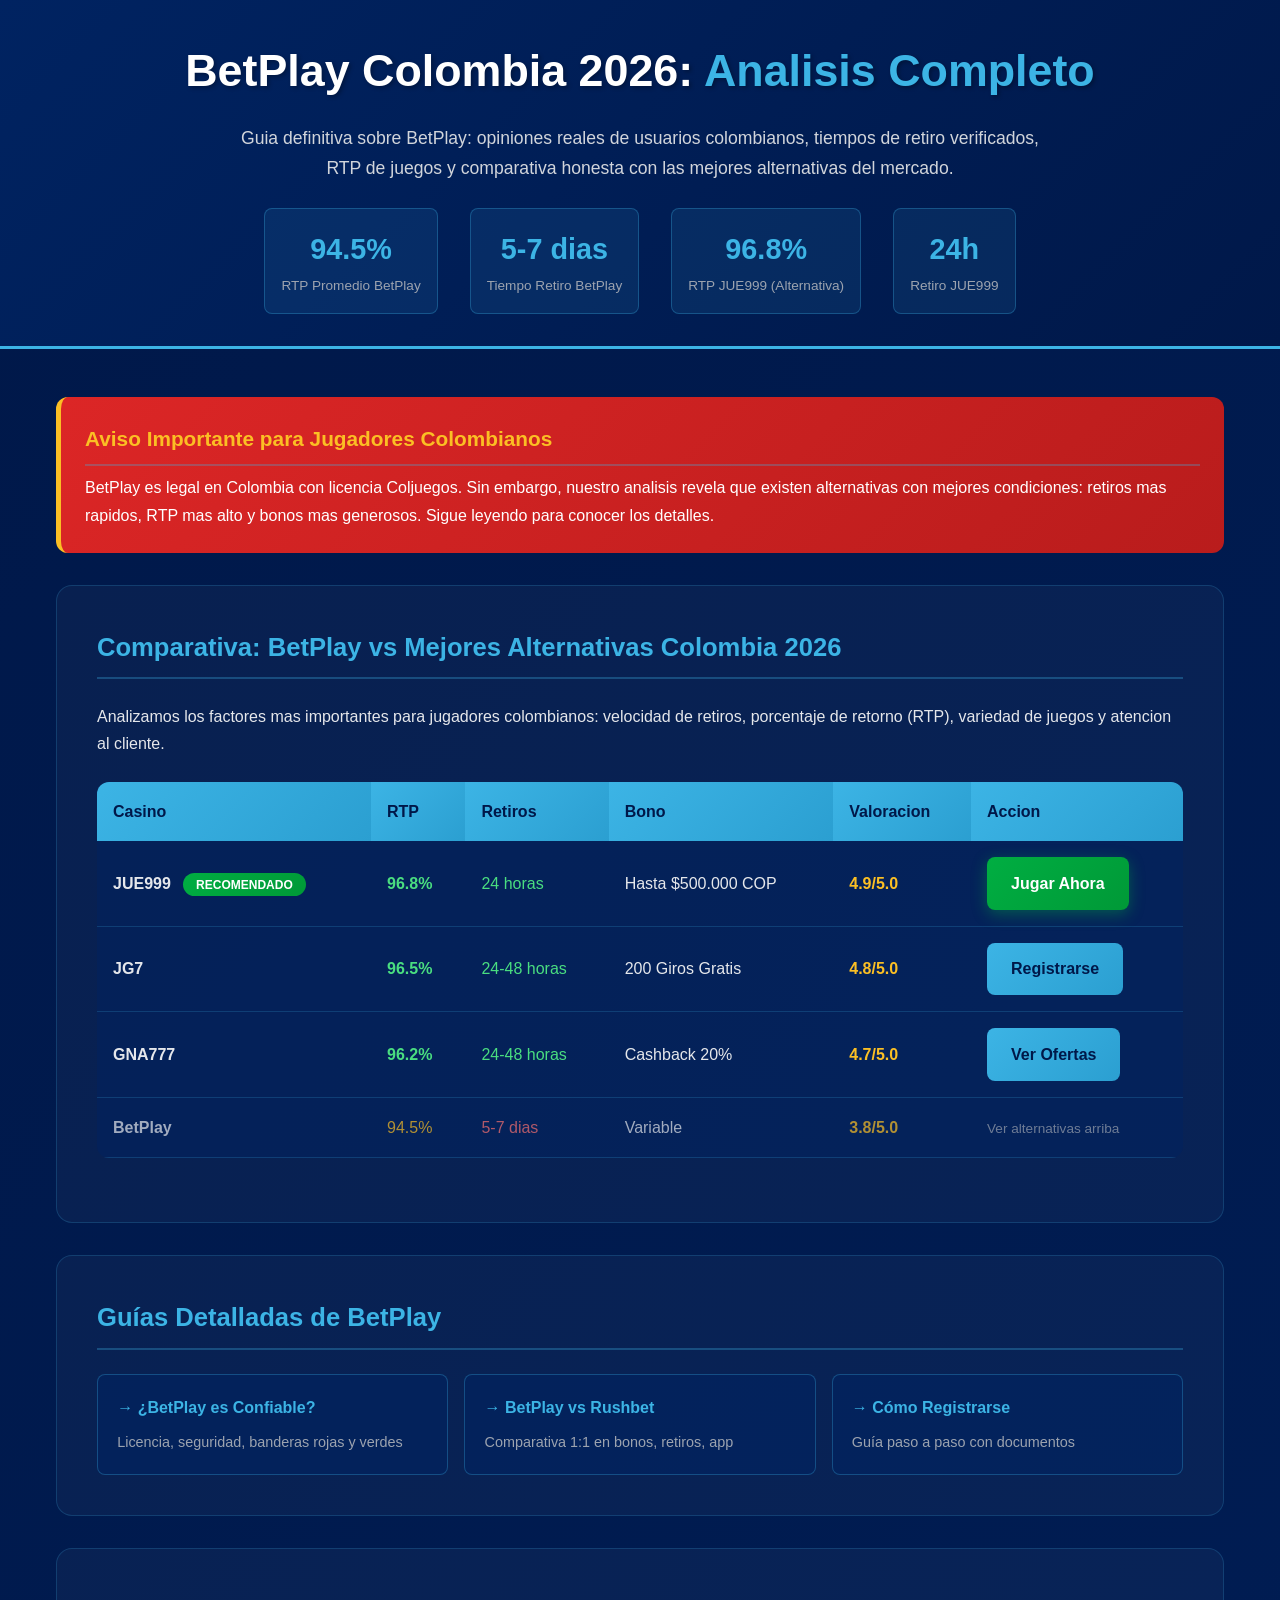
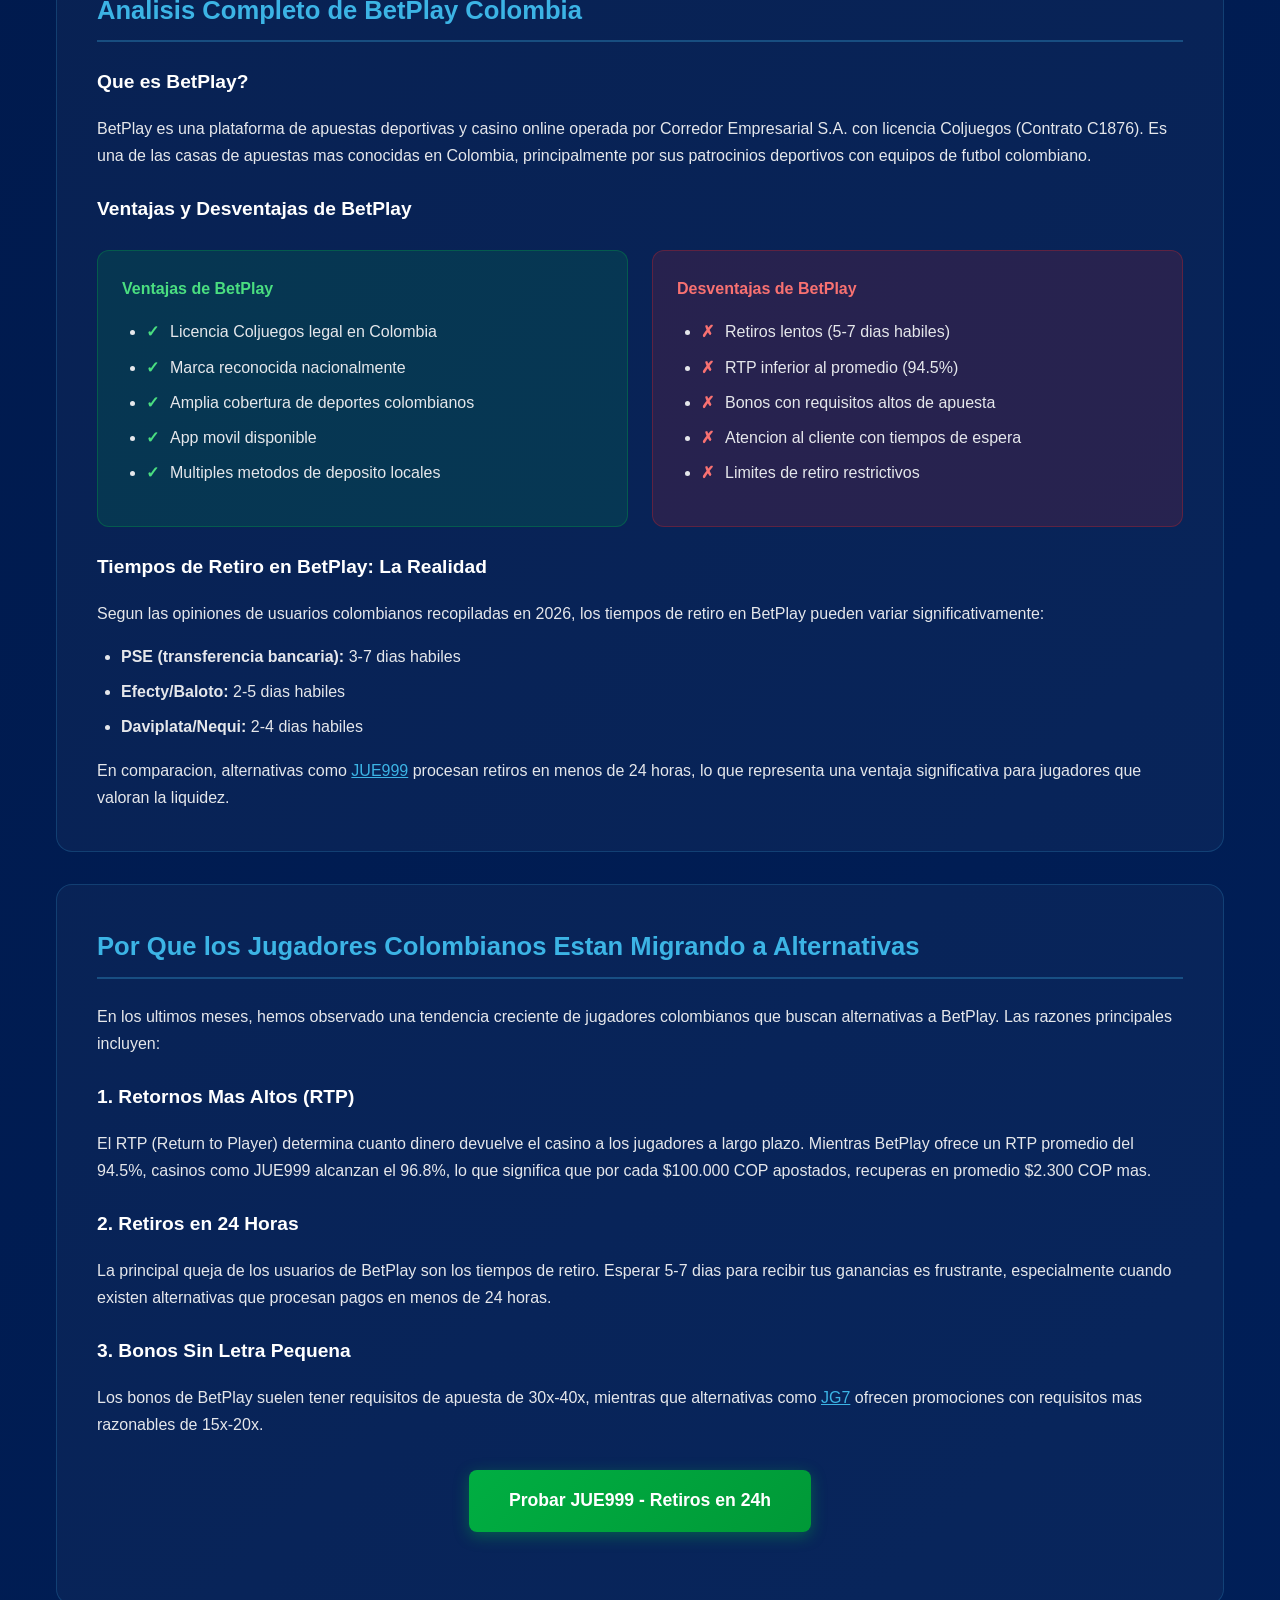
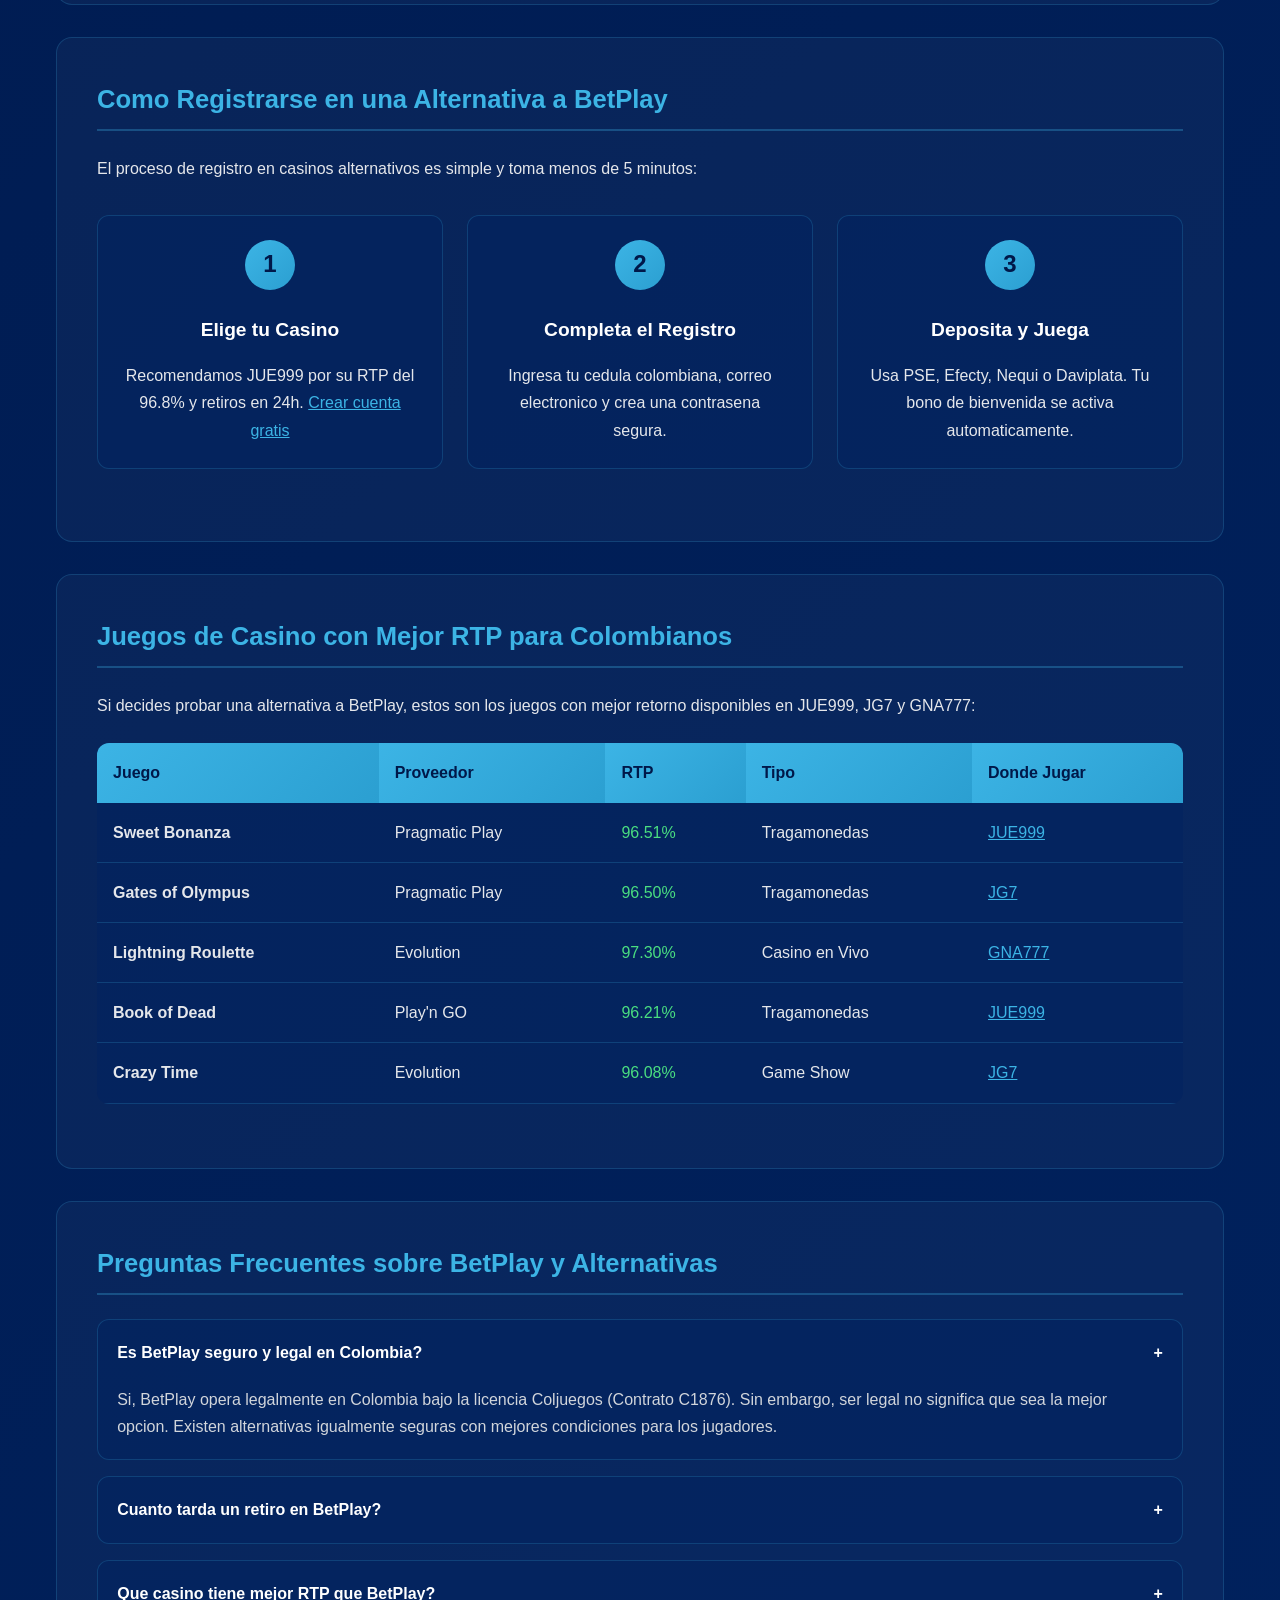
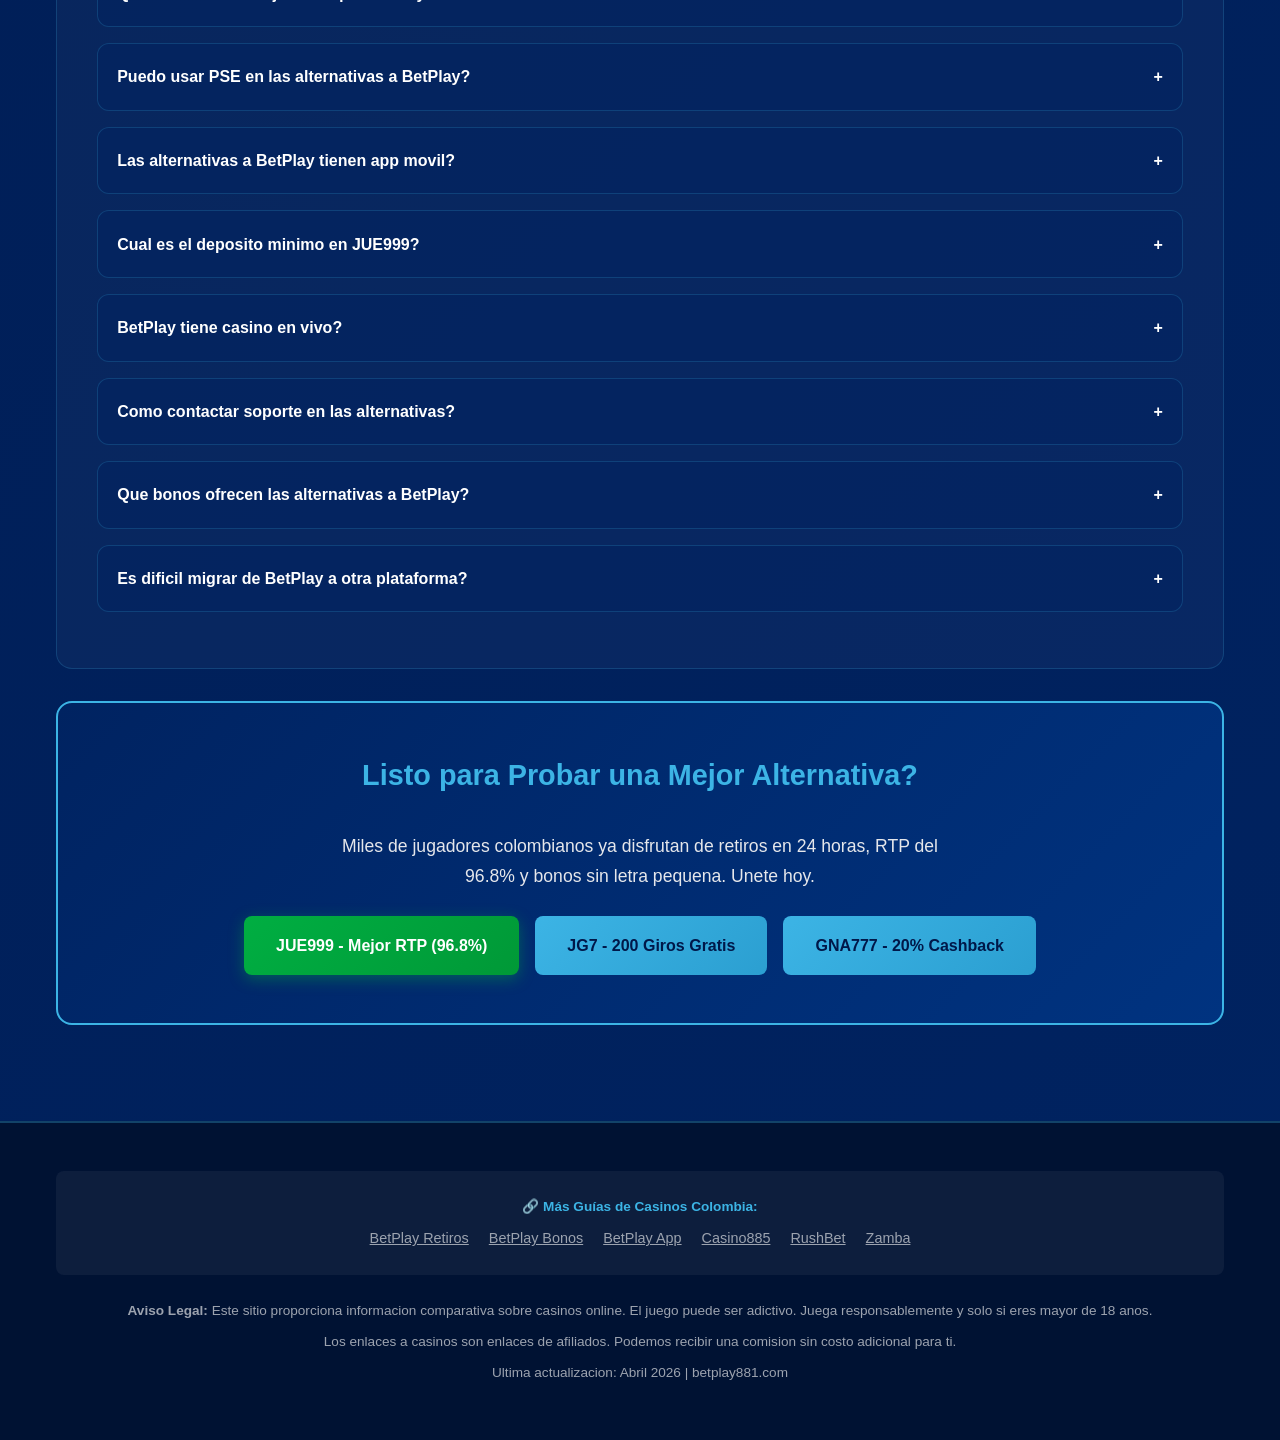
<file: index.html>
<!DOCTYPE html>
<html lang="es-CO">
<head>
    <meta charset="UTF-8">
    <meta name="viewport" content="width=device-width, initial-scale=1.0">
    <meta name="msvalidate.01" content="F31A3989097533BDEBEE5C6AB2C37732">
    <meta name="google-site-verification" content="K_lQt8BkgUKrXFre8PLBa08z3oX-UD2w03pAhb-fuF8">
    
    <script async src="https://www.googletagmanager.com/gtag/js?id=G-579QCL2R8W"></script>
    <script>
      window.dataLayer = window.dataLayer || [];
      function gtag(){dataLayer.push(arguments);}
      gtag('js', new Date());
      gtag('config', 'G-579QCL2R8W');
    </script>
    
    <title>BetPlay Colombia 2026 - Opiniones y Alternativas</title>
    <meta name="description" content="BetPlay Colombia 2026: opiniones, retiros, bonos. Alternativa JUE999 con retiros 24h y RTP 96.8%.">
    <meta name="keywords" content="betplay, betplay colombia, betplay opiniones, betplay retiros, betplay es confiable, betplay alternativa, betplay bono, betplay casino, betplay apuestas, betplay app, betplay registro">
    <link rel="canonical" href="https://betplay881.com/">
    
    <meta property="og:title" content="BetPlay Colombia 2026 - Analisis Completo y Alternativas">
    <meta property="og:description" content="Todo sobre BetPlay: retiros, bonos, RTP. Comparativa honesta con casinos alternativos.">
    <meta property="og:type" content="website">
    <meta property="og:url" content="https://betplay881.com/">
    
    <style>
        * { margin: 0; padding: 0; box-sizing: border-box; }
        
        body {
            font-family: -apple-system, BlinkMacSystemFont, 'Segoe UI', Arial, sans-serif;
            background: linear-gradient(135deg, #001849 0%, #002361 100%);
            color: #e5e7eb;
            line-height: 1.7;
            min-height: 100vh;
        }
        
        .container { max-width: 1200px; margin: 0 auto; padding: 1rem; }
        
        /* Header - BetPlay Style */
        header {
            background: linear-gradient(135deg, #002361 0%, #001849 100%);
            padding: 2rem;
            text-align: center;
            border-bottom: 3px solid #3cb4e5;
        }
        
        header h1 {
            font-size: clamp(1.8rem, 4vw, 2.8rem);
            color: #ffffff;
            margin-bottom: 1rem;
            text-shadow: 2px 2px 4px rgba(0,0,0,0.3);
        }
        
        header h1 span {
            color: #3cb4e5;
        }
        
        .header-stats {
            display: flex;
            justify-content: center;
            gap: 2rem;
            flex-wrap: wrap;
            margin-top: 1.5rem;
        }
        
        .stat-item {
            text-align: center;
            padding: 1rem;
            background: rgba(60, 180, 229, 0.1);
            border-radius: 8px;
            border: 1px solid rgba(60, 180, 229, 0.3);
        }
        
        .stat-number {
            font-size: 1.8rem;
            font-weight: 700;
            color: #3cb4e5;
        }
        
        .stat-label {
            font-size: 0.85rem;
            color: #9ca3af;
        }
        
        /* Alert Box */
        .alert-box {
            background: linear-gradient(135deg, #dc2626 0%, #b91c1c 100%);
            padding: 1.5rem;
            border-radius: 12px;
            margin: 2rem 0;
            border-left: 5px solid #fbbf24;
        }
        
        .alert-box h2 {
            color: #fbbf24;
            font-size: 1.3rem;
            margin-bottom: 0.5rem;
        }
        
        .alert-box p {
            color: #ffffff;
        }
        
        /* Section Styling */
        section {
            background: rgba(255,255,255,0.03);
            padding: 2.5rem;
            border-radius: 16px;
            margin: 2rem 0;
            border: 1px solid rgba(60, 180, 229, 0.2);
        }
        
        h2 {
            color: #3cb4e5;
            font-size: 1.6rem;
            margin-bottom: 1.5rem;
            padding-bottom: 0.5rem;
            border-bottom: 2px solid rgba(60, 180, 229, 0.3);
        }
        
        h3 {
            color: #ffffff;
            font-size: 1.2rem;
            margin: 1.5rem 0 1rem;
        }
        
        /* Comparison Table */
        .comparison-table {
            width: 100%;
            border-collapse: collapse;
            margin: 1.5rem 0;
            background: rgba(0, 35, 97, 0.5);
            border-radius: 12px;
            overflow: hidden;
        }
        
        .comparison-table th {
            background: linear-gradient(135deg, #3cb4e5 0%, #2b9fd1 100%);
            color: #001849;
            padding: 1rem;
            text-align: left;
            font-weight: 700;
        }
        
        .comparison-table td {
            padding: 1rem;
            border-bottom: 1px solid rgba(60, 180, 229, 0.2);
            vertical-align: middle;
        }
        
        .comparison-table tr:hover {
            background: rgba(60, 180, 229, 0.1);
        }
        
        .winner-badge {
            background: linear-gradient(135deg, #00ae42 0%, #009937 100%);
            color: white;
            padding: 0.3rem 0.8rem;
            border-radius: 20px;
            font-size: 0.75rem;
            font-weight: 700;
            margin-left: 0.5rem;
        }
        
        .rating {
            color: #fbbf24;
            font-weight: 700;
        }
        
        /* CTA Buttons */
        .cta-btn {
            display: inline-block;
            padding: 0.8rem 1.5rem;
            border-radius: 8px;
            text-decoration: none;
            font-weight: 700;
            transition: all 0.3s ease;
            text-align: center;
        }
        
        .cta-primary {
            background: linear-gradient(135deg, #00ae42 0%, #009937 100%);
            color: white;
            box-shadow: 0 4px 15px rgba(0, 174, 66, 0.4);
        }
        
        .cta-primary:hover {
            transform: translateY(-2px);
            box-shadow: 0 6px 20px rgba(0, 174, 66, 0.5);
        }
        
        .cta-secondary {
            background: linear-gradient(135deg, #3cb4e5 0%, #2b9fd1 100%);
            color: #001849;
        }
        
        .cta-secondary:hover {
            transform: translateY(-2px);
        }
        
        /* Pros/Cons */
        .pros-cons {
            display: grid;
            grid-template-columns: repeat(auto-fit, minmax(280px, 1fr));
            gap: 1.5rem;
            margin: 1.5rem 0;
        }
        
        .pros, .cons {
            padding: 1.5rem;
            border-radius: 12px;
        }
        
        .pros {
            background: rgba(0, 174, 66, 0.15);
            border: 1px solid rgba(0, 174, 66, 0.3);
        }
        
        .cons {
            background: rgba(220, 38, 38, 0.15);
            border: 1px solid rgba(220, 38, 38, 0.3);
        }
        
        .pros h4 { color: #4ade80; margin-bottom: 1rem; }
        .cons h4 { color: #f87171; margin-bottom: 1rem; }
        
        .pros li, .cons li {
            margin: 0.5rem 0;
            padding-left: 1.5rem;
            position: relative;
        }
        
        .pros li::before {
            content: "✓";
            position: absolute;
            left: 0;
            color: #4ade80;
            font-weight: bold;
        }
        
        .cons li::before {
            content: "✗";
            position: absolute;
            left: 0;
            color: #f87171;
            font-weight: bold;
        }
        
        /* FAQ */
        .faq-item {
            background: rgba(0, 35, 97, 0.5);
            border-radius: 12px;
            margin: 1rem 0;
            border: 1px solid rgba(60, 180, 229, 0.2);
            overflow: hidden;
        }
        
        .faq-question {
            padding: 1.2rem;
            cursor: pointer;
            display: flex;
            justify-content: space-between;
            align-items: center;
            font-weight: 600;
            color: #ffffff;
        }
        
        .faq-question:hover {
            background: rgba(60, 180, 229, 0.1);
        }
        
        .faq-answer {
            padding: 0 1.2rem 1.2rem;
            color: #d1d5db;
            display: none;
        }
        
        .faq-item.active .faq-answer {
            display: block;
        }
        
        /* Steps */
        .steps {
            display: grid;
            grid-template-columns: repeat(auto-fit, minmax(250px, 1fr));
            gap: 1.5rem;
            margin: 2rem 0;
        }
        
        .step {
            background: rgba(0, 35, 97, 0.5);
            padding: 1.5rem;
            border-radius: 12px;
            text-align: center;
            border: 1px solid rgba(60, 180, 229, 0.2);
        }
        
        .step-number {
            width: 50px;
            height: 50px;
            background: linear-gradient(135deg, #3cb4e5 0%, #2b9fd1 100%);
            color: #001849;
            border-radius: 50%;
            display: flex;
            align-items: center;
            justify-content: center;
            font-size: 1.5rem;
            font-weight: 700;
            margin: 0 auto 1rem;
        }
        
        /* Footer */
        footer {
            background: #001233;
            padding: 2rem;
            text-align: center;
            margin-top: 3rem;
            border-top: 2px solid rgba(60, 180, 229, 0.3);
        }
        
        footer p {
            color: #9ca3af;
            font-size: 0.85rem;
            margin: 0.5rem 0;
        }
        
        /* Responsive */
        @media (max-width: 768px) {
            .comparison-table {
                display: block;
                overflow-x: auto;
            }
            
            .header-stats {
                gap: 1rem;
            }
            
            .stat-item {
                flex: 1 1 45%;
            }
            
            section {
                padding: 1.5rem;
            }
        }
        
        /* Lists */
        ul, ol {
            margin: 1rem 0 1rem 1.5rem;
        }
        
        li {
            margin: 0.5rem 0;
        }
        
        /* Links */
        a {
            color: #3cb4e5;
        }
        
        /* Final CTA Section */
        .final-cta {
            background: linear-gradient(135deg, #002361 0%, #003380 100%);
            text-align: center;
            padding: 3rem 2rem;
            border: 2px solid #3cb4e5;
        }
        
        .final-cta h2 {
            border: none;
            font-size: 1.8rem;
        }
        
        .cta-buttons {
            display: flex;
            gap: 1rem;
            justify-content: center;
            flex-wrap: wrap;
            margin-top: 1.5rem;
        }
    </style>

    <meta name="robots" content="index,follow,max-image-preview:large">
    <meta property="og:image" content="https://betplay881.com/og-image.png">
    <meta property="og:image:width" content="1200">
    <meta property="og:image:height" content="630">
    <meta property="og:image:alt" content="betplay881.com">
    <meta name="twitter:card" content="summary_large_image">
    <meta name="twitter:title" content="BetPlay Colombia 2026 - Opiniones y Alternativas">
    <meta name="twitter:description" content="BetPlay Colombia 2026: opiniones, retiros, bonos. Alternativa JUE999 con retiros 24h y RTP 96.8%.">
    <meta name="twitter:image" content="https://betplay881.com/og-image.png">

    <script type="application/ld+json">
{
  "@context": "https://schema.org",
  "@type": "Organization",
  "name": "BetPlay Colombia 2026",
  "url": "https://betplay881.com/",
  "description": "BetPlay Colombia 2026: opiniones, retiros, bonos. Alternativa JUE999 con retiros 24h y RTP 96.8%.",
  "logo": "https://betplay881.com/og-image.png",
  "inLanguage": "es-CO"
}
</script>
    </head>
<body>
    <header>
        <h1>BetPlay Colombia 2026: <span>Analisis Completo</span></h1>
        <p style="font-size: 1.1rem; color: #d1d5db; max-width: 800px; margin: 0 auto;">
            Guia definitiva sobre BetPlay: opiniones reales de usuarios colombianos, tiempos de retiro verificados, 
            RTP de juegos y comparativa honesta con las mejores alternativas del mercado.
        </p>
        <div class="header-stats">
            <div class="stat-item">
                <div class="stat-number">94.5%</div>
                <div class="stat-label">RTP Promedio BetPlay</div>
            </div>
            <div class="stat-item">
                <div class="stat-number">5-7 dias</div>
                <div class="stat-label">Tiempo Retiro BetPlay</div>
            </div>
            <div class="stat-item">
                <div class="stat-number">96.8%</div>
                <div class="stat-label">RTP JUE999 (Alternativa)</div>
            </div>
            <div class="stat-item">
                <div class="stat-number">24h</div>
                <div class="stat-label">Retiro JUE999</div>
            </div>
        </div>
    </header>

    <div class="container">
        <div class="alert-box">
            <h2>Aviso Importante para Jugadores Colombianos</h2>
            <p>BetPlay es legal en Colombia con licencia Coljuegos. Sin embargo, nuestro analisis revela que existen alternativas con mejores condiciones: retiros mas rapidos, RTP mas alto y bonos mas generosos. Sigue leyendo para conocer los detalles.</p>
        </div>

        <!-- Tabla de Comparacion Principal -->
        <section>
            <h2>Comparativa: BetPlay vs Mejores Alternativas Colombia 2026</h2>
            <p>Analizamos los factores mas importantes para jugadores colombianos: velocidad de retiros, porcentaje de retorno (RTP), variedad de juegos y atencion al cliente.</p>
            
            <div style="overflow-x: auto;">
                <table class="comparison-table">
                    <thead>
                        <tr>
                            <th>Casino</th>
                            <th>RTP</th>
                            <th>Retiros</th>
                            <th>Bono</th>
                            <th>Valoracion</th>
                            <th>Accion</th>
                        </tr>
                    </thead>
                    <tbody>
                        <tr>
                            <td><strong>JUE999</strong> <span class="winner-badge">RECOMENDADO</span></td>
                            <td style="color: #4ade80; font-weight: 700;">96.8%</td>
                            <td style="color: #4ade80;">24 horas</td>
                            <td>Hasta $500.000 COP</td>
                            <td class="rating">4.9/5.0</td>
                            <td><a href="https://www.jg7.co/m/home?affiliateCode=seoc201" rel="nofollow sponsored" target="_blank" class="cta-btn cta-primary">Jugar Ahora</a></td>
                        </tr>
                        <tr>
                            <td><strong>JG7</strong></td>
                            <td style="color: #4ade80; font-weight: 700;">96.5%</td>
                            <td style="color: #4ade80;">24-48 horas</td>
                            <td>200 Giros Gratis</td>
                            <td class="rating">4.8/5.0</td>
                            <td><a href="https://www.jg7.co/m/home?affiliateCode=seoc201" rel="nofollow sponsored" target="_blank" class="cta-btn cta-secondary">Registrarse</a></td>
                        </tr>
                        <tr>
                            <td><strong>GNA777</strong></td>
                            <td style="color: #4ade80; font-weight: 700;">96.2%</td>
                            <td style="color: #4ade80;">24-48 horas</td>
                            <td>Cashback 20%</td>
                            <td class="rating">4.7/5.0</td>
                            <td><a href="https://www.gna777.co/m/home?affiliateCode=seoc301" rel="nofollow sponsored" target="_blank" class="cta-btn cta-secondary">Ver Ofertas</a></td>
                        </tr>
                        <tr style="opacity: 0.7;">
                            <td><strong>BetPlay</strong></td>
                            <td style="color: #fbbf24;">94.5%</td>
                            <td style="color: #f87171;">5-7 dias</td>
                            <td>Variable</td>
                            <td class="rating">3.8/5.0</td>
                            <td><span style="color: #9ca3af; font-size: 0.85rem;">Ver alternativas arriba</span></td>
                        </tr>
                    </tbody>
                </table>
            </div>
        </section>

        <section>
            <h2>Guías Detalladas de BetPlay</h2>
            <div style="display: grid; grid-template-columns: repeat(auto-fit, minmax(260px, 1fr)); gap: 1rem;">
                <a href="/es-confiable.html" style="background: rgba(0,35,97,0.6); padding: 1.2rem; border-radius: 8px; text-decoration: none; color: #e5e7eb; border: 1px solid rgba(60,180,229,0.3); display: block;">
                    <strong style="color: #3cb4e5; display: block; margin-bottom: 0.4rem;">→ ¿BetPlay es Confiable?</strong>
                    <span style="font-size: 0.9rem; color: #9ca3af;">Licencia, seguridad, banderas rojas y verdes</span>
                </a>
                <a href="/vs-rushbet.html" style="background: rgba(0,35,97,0.6); padding: 1.2rem; border-radius: 8px; text-decoration: none; color: #e5e7eb; border: 1px solid rgba(60,180,229,0.3); display: block;">
                    <strong style="color: #3cb4e5; display: block; margin-bottom: 0.4rem;">→ BetPlay vs Rushbet</strong>
                    <span style="font-size: 0.9rem; color: #9ca3af;">Comparativa 1:1 en bonos, retiros, app</span>
                </a>
                <a href="/registro.html" style="background: rgba(0,35,97,0.6); padding: 1.2rem; border-radius: 8px; text-decoration: none; color: #e5e7eb; border: 1px solid rgba(60,180,229,0.3); display: block;">
                    <strong style="color: #3cb4e5; display: block; margin-bottom: 0.4rem;">→ Cómo Registrarse</strong>
                    <span style="font-size: 0.9rem; color: #9ca3af;">Guía paso a paso con documentos</span>
                </a>
            </div>
        </section>

        <!-- Analisis Detallado de BetPlay -->
        <section>
            <h2>Analisis Completo de BetPlay Colombia</h2>
            
            <h3>Que es BetPlay?</h3>
            <p>BetPlay es una plataforma de apuestas deportivas y casino online operada por Corredor Empresarial S.A. con licencia Coljuegos (Contrato C1876). Es una de las casas de apuestas mas conocidas en Colombia, principalmente por sus patrocinios deportivos con equipos de futbol colombiano.</p>
            
            <h3>Ventajas y Desventajas de BetPlay</h3>
            <div class="pros-cons">
                <div class="pros">
                    <h4>Ventajas de BetPlay</h4>
                    <ul>
                        <li>Licencia Coljuegos legal en Colombia</li>
                        <li>Marca reconocida nacionalmente</li>
                        <li>Amplia cobertura de deportes colombianos</li>
                        <li>App movil disponible</li>
                        <li>Multiples metodos de deposito locales</li>
                    </ul>
                </div>
                <div class="cons">
                    <h4>Desventajas de BetPlay</h4>
                    <ul>
                        <li>Retiros lentos (5-7 dias habiles)</li>
                        <li>RTP inferior al promedio (94.5%)</li>
                        <li>Bonos con requisitos altos de apuesta</li>
                        <li>Atencion al cliente con tiempos de espera</li>
                        <li>Limites de retiro restrictivos</li>
                    </ul>
                </div>
            </div>
            
            <h3>Tiempos de Retiro en BetPlay: La Realidad</h3>
            <p>Segun las opiniones de usuarios colombianos recopiladas en 2026, los tiempos de retiro en BetPlay pueden variar significativamente:</p>
            <ul>
                <li><strong>PSE (transferencia bancaria):</strong> 3-7 dias habiles</li>
                <li><strong>Efecty/Baloto:</strong> 2-5 dias habiles</li>
                <li><strong>Daviplata/Nequi:</strong> 2-4 dias habiles</li>
            </ul>
            <p>En comparacion, alternativas como <a href="https://www.jg7.co/m/home?affiliateCode=seoc201" rel="nofollow sponsored" target="_blank">JUE999</a> procesan retiros en menos de 24 horas, lo que representa una ventaja significativa para jugadores que valoran la liquidez.</p>
        </section>

        <!-- Por Que Considerar Alternativas -->
        <section>
            <h2>Por Que los Jugadores Colombianos Estan Migrando a Alternativas</h2>
            
            <p>En los ultimos meses, hemos observado una tendencia creciente de jugadores colombianos que buscan alternativas a BetPlay. Las razones principales incluyen:</p>
            
            <h3>1. Retornos Mas Altos (RTP)</h3>
            <p>El RTP (Return to Player) determina cuanto dinero devuelve el casino a los jugadores a largo plazo. Mientras BetPlay ofrece un RTP promedio del 94.5%, casinos como JUE999 alcanzan el 96.8%, lo que significa que por cada $100.000 COP apostados, recuperas en promedio $2.300 COP mas.</p>
            
            <h3>2. Retiros en 24 Horas</h3>
            <p>La principal queja de los usuarios de BetPlay son los tiempos de retiro. Esperar 5-7 dias para recibir tus ganancias es frustrante, especialmente cuando existen alternativas que procesan pagos en menos de 24 horas.</p>
            
            <h3>3. Bonos Sin Letra Pequena</h3>
            <p>Los bonos de BetPlay suelen tener requisitos de apuesta de 30x-40x, mientras que alternativas como <a href="https://www.jg7.co/m/home?affiliateCode=seoc201" rel="nofollow sponsored" target="_blank">JG7</a> ofrecen promociones con requisitos mas razonables de 15x-20x.</p>
            
            <div style="text-align: center; margin: 2rem 0;">
                <a href="https://www.jg7.co/m/home?affiliateCode=seoc201" rel="nofollow sponsored" target="_blank" class="cta-btn cta-primary" style="font-size: 1.1rem; padding: 1rem 2.5rem;">
                    Probar JUE999 - Retiros en 24h
                </a>
            </div>
        </section>

        <!-- Como Registrarse -->
        <section>
            <h2>Como Registrarse en una Alternativa a BetPlay</h2>
            <p>El proceso de registro en casinos alternativos es simple y toma menos de 5 minutos:</p>
            
            <div class="steps">
                <div class="step">
                    <div class="step-number">1</div>
                    <h3>Elige tu Casino</h3>
                    <p>Recomendamos JUE999 por su RTP del 96.8% y retiros en 24h. <a href="https://www.jg7.co/m/home?affiliateCode=seoc201" rel="nofollow sponsored" target="_blank">Crear cuenta gratis</a></p>
                </div>
                <div class="step">
                    <div class="step-number">2</div>
                    <h3>Completa el Registro</h3>
                    <p>Ingresa tu cedula colombiana, correo electronico y crea una contrasena segura.</p>
                </div>
                <div class="step">
                    <div class="step-number">3</div>
                    <h3>Deposita y Juega</h3>
                    <p>Usa PSE, Efecty, Nequi o Daviplata. Tu bono de bienvenida se activa automaticamente.</p>
                </div>
            </div>
        </section>

        <!-- Juegos Populares -->
        <section>
            <h2>Juegos de Casino con Mejor RTP para Colombianos</h2>
            <p>Si decides probar una alternativa a BetPlay, estos son los juegos con mejor retorno disponibles en JUE999, JG7 y GNA777:</p>
            
            <div style="overflow-x: auto;">
                <table class="comparison-table">
                    <thead>
                        <tr>
                            <th>Juego</th>
                            <th>Proveedor</th>
                            <th>RTP</th>
                            <th>Tipo</th>
                            <th>Donde Jugar</th>
                        </tr>
                    </thead>
                    <tbody>
                        <tr>
                            <td><strong>Sweet Bonanza</strong></td>
                            <td>Pragmatic Play</td>
                            <td style="color: #4ade80;">96.51%</td>
                            <td>Tragamonedas</td>
                            <td><a href="https://www.jg7.co/m/home?affiliateCode=seoc201" rel="nofollow sponsored" target="_blank">JUE999</a></td>
                        </tr>
                        <tr>
                            <td><strong>Gates of Olympus</strong></td>
                            <td>Pragmatic Play</td>
                            <td style="color: #4ade80;">96.50%</td>
                            <td>Tragamonedas</td>
                            <td><a href="https://www.jg7.co/m/home?affiliateCode=seoc201" rel="nofollow sponsored" target="_blank">JG7</a></td>
                        </tr>
                        <tr>
                            <td><strong>Lightning Roulette</strong></td>
                            <td>Evolution</td>
                            <td style="color: #4ade80;">97.30%</td>
                            <td>Casino en Vivo</td>
                            <td><a href="https://www.gna777.co/m/home?affiliateCode=seoc301" rel="nofollow sponsored" target="_blank">GNA777</a></td>
                        </tr>
                        <tr>
                            <td><strong>Book of Dead</strong></td>
                            <td>Play'n GO</td>
                            <td style="color: #4ade80;">96.21%</td>
                            <td>Tragamonedas</td>
                            <td><a href="https://www.jg7.co/m/home?affiliateCode=seoc201" rel="nofollow sponsored" target="_blank">JUE999</a></td>
                        </tr>
                        <tr>
                            <td><strong>Crazy Time</strong></td>
                            <td>Evolution</td>
                            <td style="color: #4ade80;">96.08%</td>
                            <td>Game Show</td>
                            <td><a href="https://www.jg7.co/m/home?affiliateCode=seoc201" rel="nofollow sponsored" target="_blank">JG7</a></td>
                        </tr>
                    </tbody>
                </table>
            </div>
        </section>

        <!-- FAQ Section -->
        <section>
            <h2>Preguntas Frecuentes sobre BetPlay y Alternativas</h2>
            
            <div class="faq-item active">
                <div class="faq-question">
                    <span>Es BetPlay seguro y legal en Colombia?</span>
                    <span>+</span>
                </div>
                <div class="faq-answer">
                    <p>Si, BetPlay opera legalmente en Colombia bajo la licencia Coljuegos (Contrato C1876). Sin embargo, ser legal no significa que sea la mejor opcion. Existen alternativas igualmente seguras con mejores condiciones para los jugadores.</p>
                </div>
            </div>
            
            <div class="faq-item">
                <div class="faq-question">
                    <span>Cuanto tarda un retiro en BetPlay?</span>
                    <span>+</span>
                </div>
                <div class="faq-answer">
                    <p>Los retiros en BetPlay pueden tardar entre 3-7 dias habiles dependiendo del metodo. En contraste, casinos como JUE999 procesan retiros en menos de 24 horas.</p>
                </div>
            </div>
            
            <div class="faq-item">
                <div class="faq-question">
                    <span>Que casino tiene mejor RTP que BetPlay?</span>
                    <span>+</span>
                </div>
                <div class="faq-answer">
                    <p>JUE999 ofrece un RTP promedio del 96.8%, comparado con el 94.5% de BetPlay. Esto representa una diferencia significativa a largo plazo: por cada millon de pesos apostados, recuperas aproximadamente $23.000 COP mas en JUE999.</p>
                </div>
            </div>
            
            <div class="faq-item">
                <div class="faq-question">
                    <span>Puedo usar PSE en las alternativas a BetPlay?</span>
                    <span>+</span>
                </div>
                <div class="faq-answer">
                    <p>Si, tanto JUE999, JG7 como GNA777 aceptan depositos via PSE, Efecty, Baloto, Nequi y Daviplata. Los metodos de pago son identicos a los de BetPlay.</p>
                </div>
            </div>
            
            <div class="faq-item">
                <div class="faq-question">
                    <span>Las alternativas a BetPlay tienen app movil?</span>
                    <span>+</span>
                </div>
                <div class="faq-answer">
                    <p>Si, JUE999, JG7 y GNA777 tienen versiones web optimizadas para movil que funcionan perfectamente en cualquier smartphone. No necesitas descargar ninguna aplicacion.</p>
                </div>
            </div>
            
            <div class="faq-item">
                <div class="faq-question">
                    <span>Cual es el deposito minimo en JUE999?</span>
                    <span>+</span>
                </div>
                <div class="faq-answer">
                    <p>El deposito minimo en JUE999 es de $20.000 COP, similar a BetPlay. Sin embargo, JUE999 ofrece bonos de bienvenida mas generosos y sin requisitos de apuesta excesivos.</p>
                </div>
            </div>
            
            <div class="faq-item">
                <div class="faq-question">
                    <span>BetPlay tiene casino en vivo?</span>
                    <span>+</span>
                </div>
                <div class="faq-answer">
                    <p>Si, BetPlay ofrece casino en vivo. Sin embargo, las alternativas como JUE999 y GNA777 tienen una seleccion mas amplia de mesas con crupieres en vivo, incluyendo mesas en espanol latinoamericano.</p>
                </div>
            </div>
            
            <div class="faq-item">
                <div class="faq-question">
                    <span>Como contactar soporte en las alternativas?</span>
                    <span>+</span>
                </div>
                <div class="faq-answer">
                    <p>JUE999, JG7 y GNA777 ofrecen chat en vivo 24/7 con agentes que hablan espanol. El tiempo de respuesta promedio es de 2-3 minutos, significativamente mas rapido que BetPlay.</p>
                </div>
            </div>
            
            <div class="faq-item">
                <div class="faq-question">
                    <span>Que bonos ofrecen las alternativas a BetPlay?</span>
                    <span>+</span>
                </div>
                <div class="faq-answer">
                    <p>JUE999 ofrece hasta $500.000 COP de bono de bienvenida, JG7 regala 200 giros gratis, y GNA777 tiene un programa de cashback del 20% semanal. Todos con requisitos de apuesta mas bajos que BetPlay.</p>
                </div>
            </div>
            
            <div class="faq-item">
                <div class="faq-question">
                    <span>Es dificil migrar de BetPlay a otra plataforma?</span>
                    <span>+</span>
                </div>
                <div class="faq-answer">
                    <p>No, el proceso es muy simple. Solo necesitas registrarte en la nueva plataforma con tu cedula colombiana (toma 3-5 minutos) y puedes comenzar a jugar inmediatamente. No necesitas cerrar tu cuenta de BetPlay.</p>
                </div>
            </div>
        </section>

        <!-- Final CTA -->
        <section class="final-cta">
            <h2>Listo para Probar una Mejor Alternativa?</h2>
            <p style="max-width: 600px; margin: 0 auto 1.5rem; font-size: 1.1rem;">
                Miles de jugadores colombianos ya disfrutan de retiros en 24 horas, RTP del 96.8% y bonos sin letra pequena. Unete hoy.
            </p>
            <div class="cta-buttons">
                <a href="https://www.jg7.co/m/home?affiliateCode=seoc201" rel="nofollow sponsored" target="_blank" class="cta-btn cta-primary" style="padding: 1rem 2rem;">
                    JUE999 - Mejor RTP (96.8%)
                </a>
                <a href="https://www.jg7.co/m/home?affiliateCode=seoc201" rel="nofollow sponsored" target="_blank" class="cta-btn cta-secondary" style="padding: 1rem 2rem;">
                    JG7 - 200 Giros Gratis
                </a>
                <a href="https://www.gna777.co/m/home?affiliateCode=seoc301" rel="nofollow sponsored" target="_blank" class="cta-btn cta-secondary" style="padding: 1rem 2rem;">
                    GNA777 - 20% Cashback
                </a>
            </div>
        </section>
    </div>

    <footer>
        <div class="container">
            <div style="margin-bottom: 1.5rem; padding: 1rem; background: rgba(255,255,255,0.05); border-radius: 8px;">
                <p style="margin-bottom: 0.5rem; color: #3cb4e5; font-weight: 600;">🔗 Más Guías de Casinos Colombia:</p>
                <p style="font-size: 0.9rem;">
                    <a href="https://betplay03.com/" style="color: #9ca3af; margin-right: 1rem;" rel="nofollow">BetPlay Retiros</a>
                    <a href="https://betplay04.com/" style="color: #9ca3af; margin-right: 1rem;" rel="nofollow">BetPlay Bonos</a>
                    <a href="https://betplay06.com/" style="color: #9ca3af; margin-right: 1rem;" rel="nofollow">BetPlay App</a>
                    <a href="https://casino885.casino/" style="color: #9ca3af; margin-right: 1rem;" rel="nofollow">Casino885</a>
                    <a href="https://rusbethcasino.com/" style="color: #9ca3af; margin-right: 1rem;" rel="nofollow">RushBet</a>
                    <a href="https://zambaslots.com/" style="color: #9ca3af;" rel="nofollow">Zamba</a>
                </p>
            </div>
            <p><strong>Aviso Legal:</strong> Este sitio proporciona informacion comparativa sobre casinos online. El juego puede ser adictivo. Juega responsablemente y solo si eres mayor de 18 anos.</p>
            <p>Los enlaces a casinos son enlaces de afiliados. Podemos recibir una comision sin costo adicional para ti.</p>
            <p>Ultima actualizacion: Abril 2026 | betplay881.com</p>
        </div>
    

</footer>

    <!-- FAQ Toggle Script -->
    <script>
        document.querySelectorAll('.faq-question').forEach(question => {
            question.addEventListener('click', () => {
                const item = question.parentElement;
                item.classList.toggle('active');
            });
        });
    </script>

    <!-- Schema.org FAQPage -->
    <script type="application/ld+json">
    {
        "@context": "https://schema.org",
        "@type": "FAQPage",
        "mainEntity": [
            {
                "@type": "Question",
                "name": "Es BetPlay seguro y legal en Colombia?",
                "acceptedAnswer": {
                    "@type": "Answer",
                    "text": "Si, BetPlay opera legalmente en Colombia bajo la licencia Coljuegos (Contrato C1876). Sin embargo, ser legal no significa que sea la mejor opcion. Existen alternativas igualmente seguras con mejores condiciones para los jugadores."
                }
            },
            {
                "@type": "Question",
                "name": "Cuanto tarda un retiro en BetPlay?",
                "acceptedAnswer": {
                    "@type": "Answer",
                    "text": "Los retiros en BetPlay pueden tardar entre 3-7 dias habiles dependiendo del metodo. En contraste, casinos como JUE999 procesan retiros en menos de 24 horas."
                }
            },
            {
                "@type": "Question",
                "name": "Que casino tiene mejor RTP que BetPlay?",
                "acceptedAnswer": {
                    "@type": "Answer",
                    "text": "JUE999 ofrece un RTP promedio del 96.8%, comparado con el 94.5% de BetPlay. Esto representa una diferencia significativa a largo plazo."
                }
            },
            {
                "@type": "Question",
                "name": "Puedo usar PSE en las alternativas a BetPlay?",
                "acceptedAnswer": {
                    "@type": "Answer",
                    "text": "Si, tanto JUE999, JG7 como GNA777 aceptan depositos via PSE, Efecty, Baloto, Nequi y Daviplata."
                }
            },
            {
                "@type": "Question",
                "name": "Cual es el deposito minimo en JUE999?",
                "acceptedAnswer": {
                    "@type": "Answer",
                    "text": "El deposito minimo en JUE999 es de $20.000 COP, similar a BetPlay. Sin embargo, JUE999 ofrece bonos de bienvenida mas generosos."
                }
            }
        ]
    }
    </script>
</body>
</html>
</file>
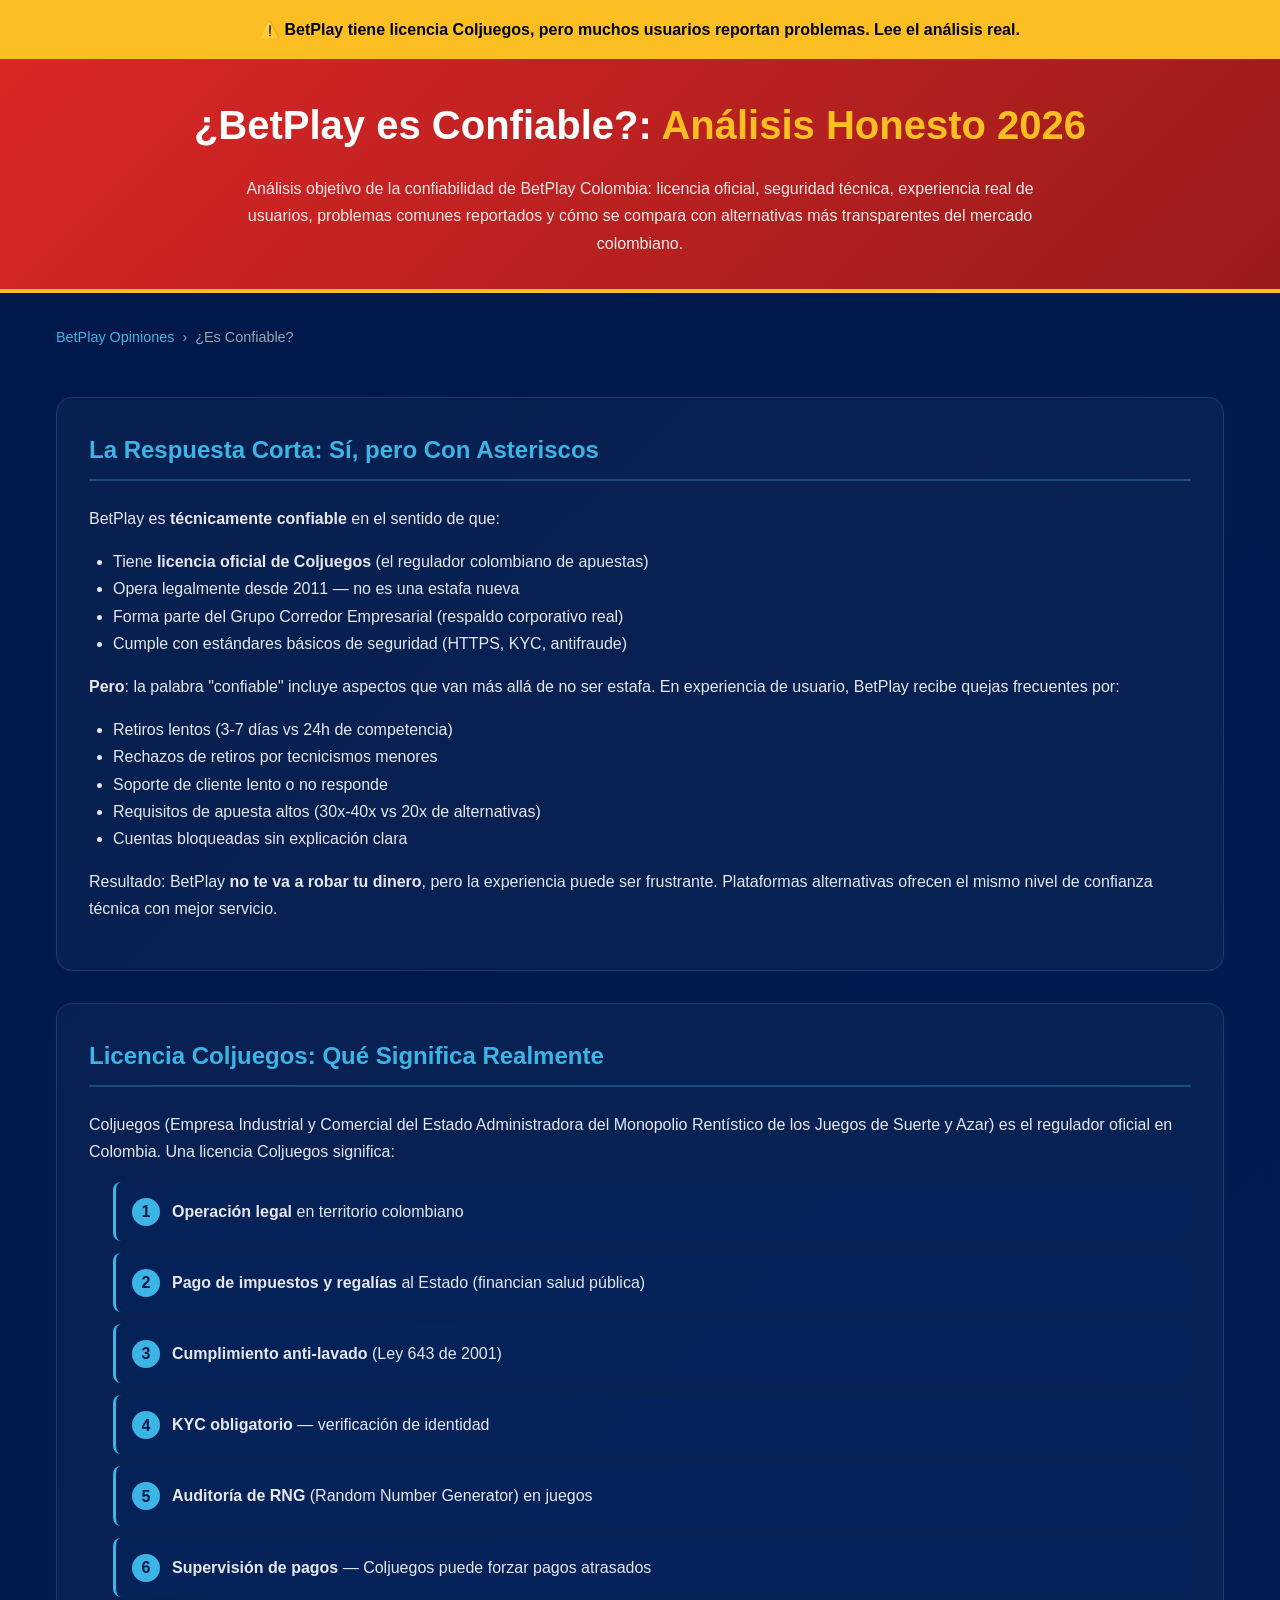
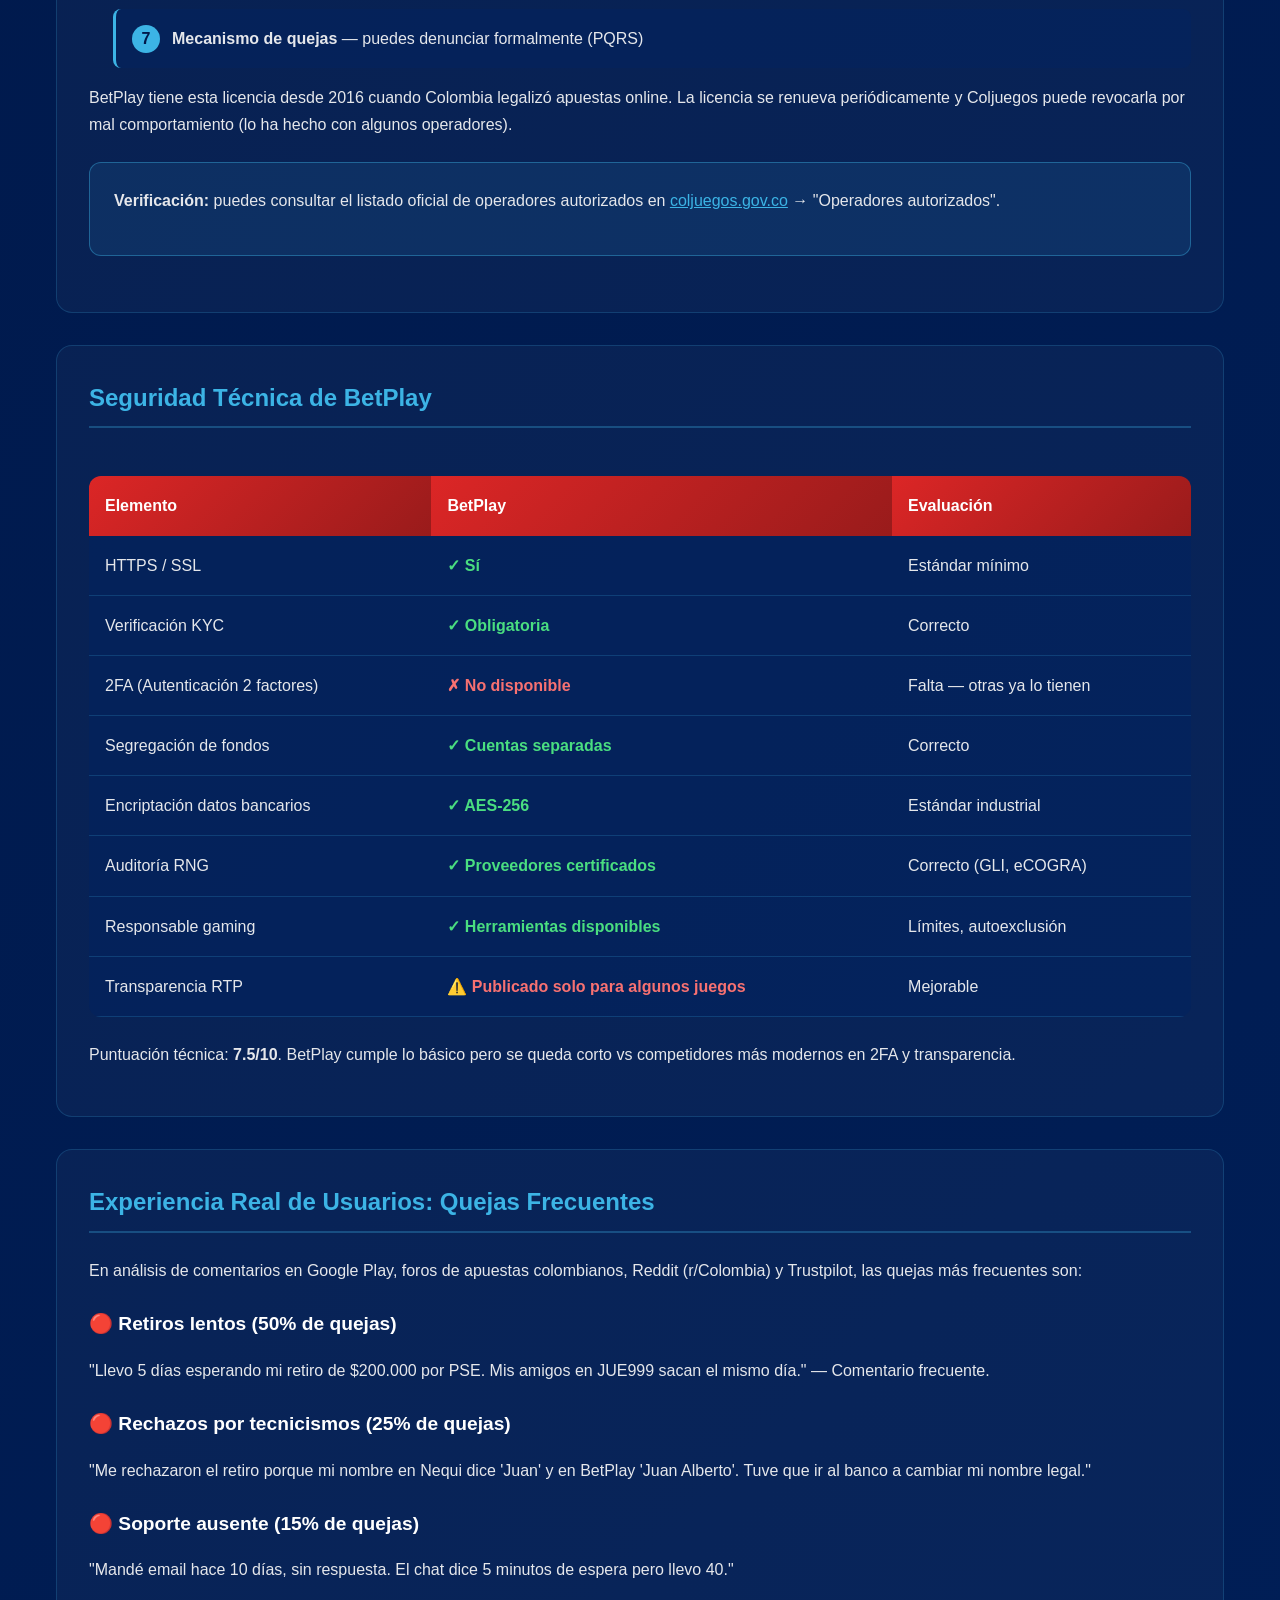
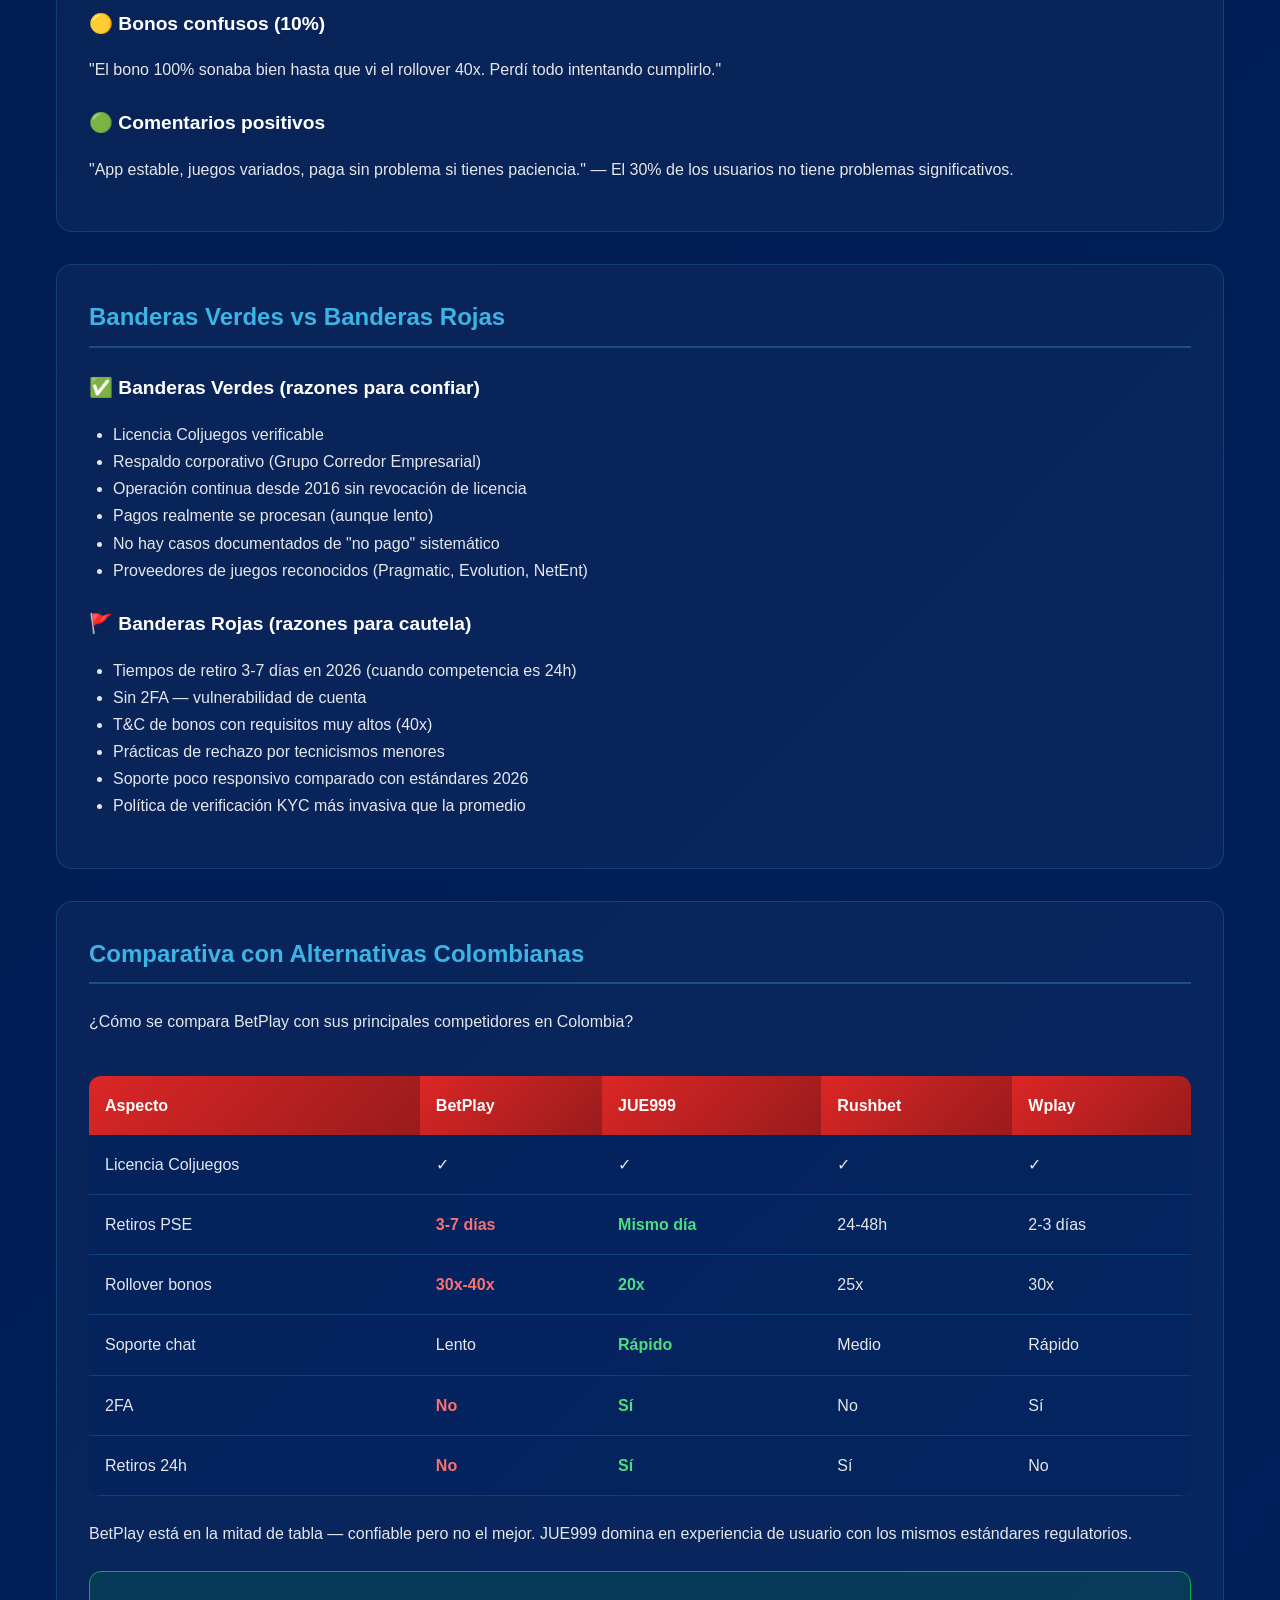
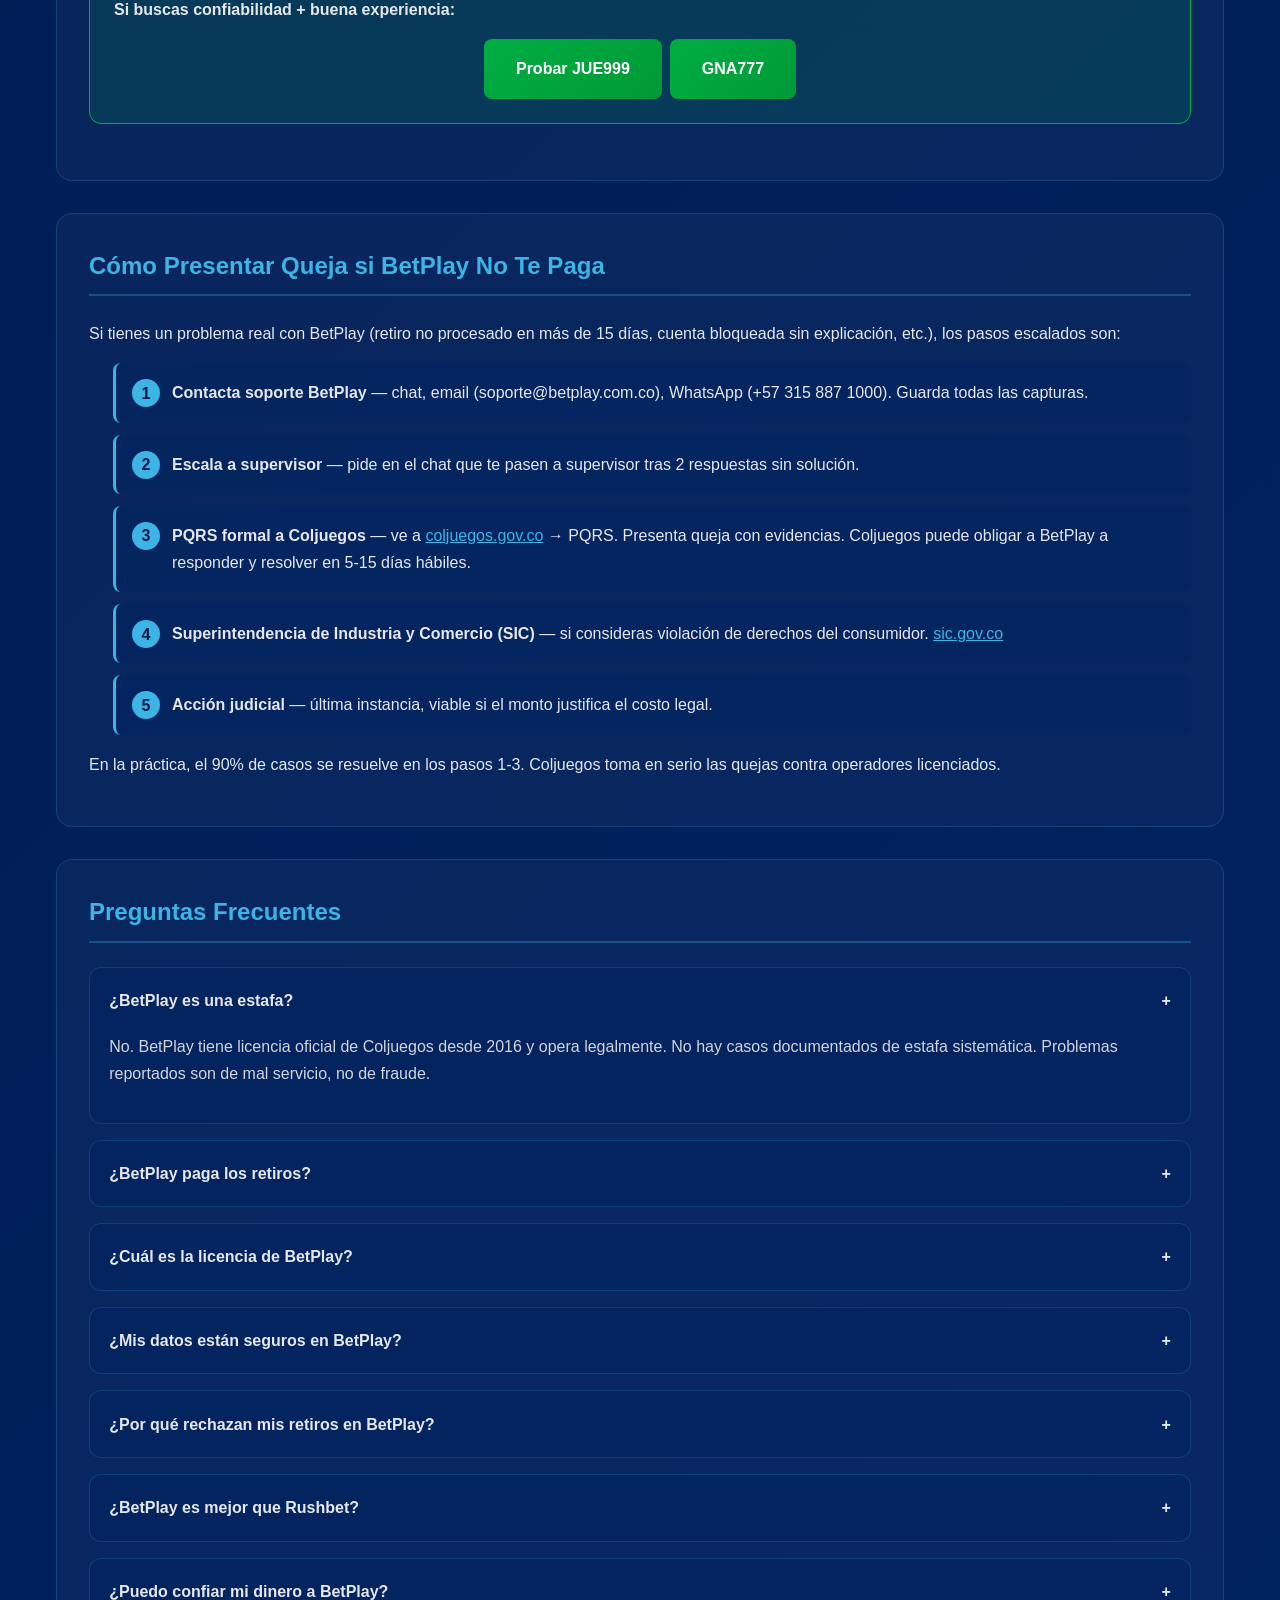
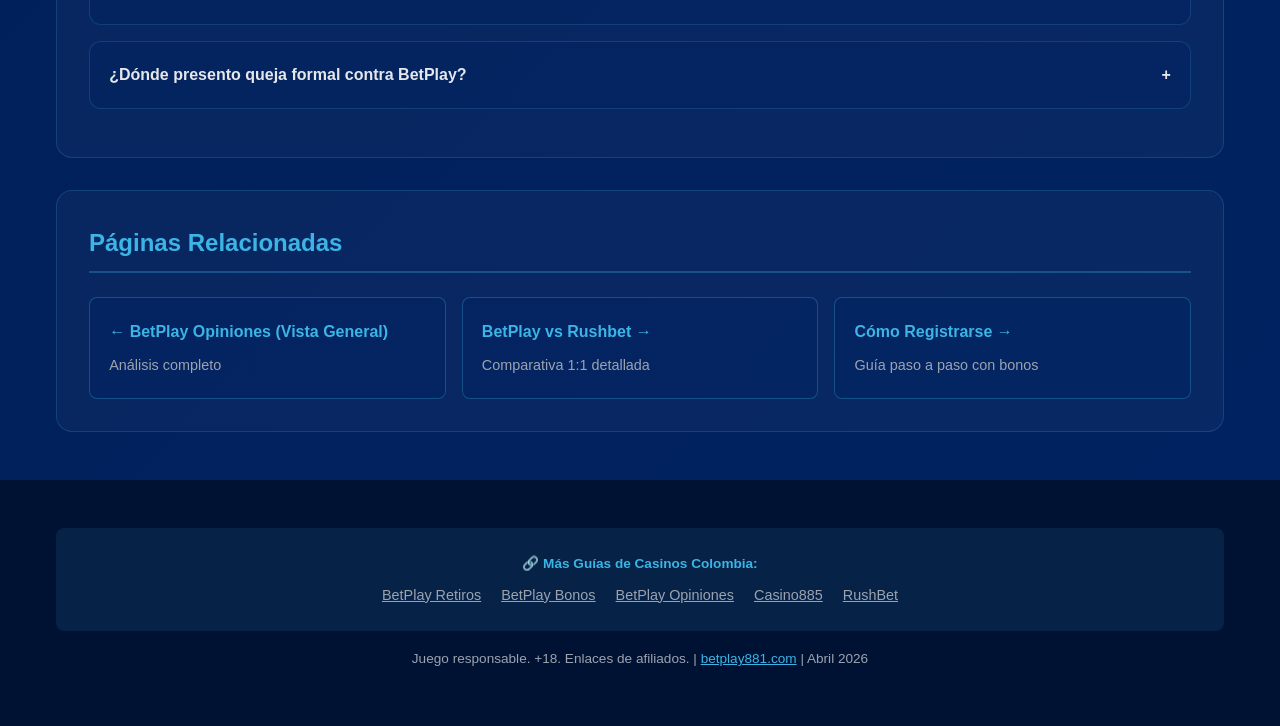
<file: es-confiable.html>
<!DOCTYPE html>
<html lang="es-CO">
<head>
    <meta charset="UTF-8">
    <meta name="viewport" content="width=device-width, initial-scale=1.0">
    <meta name="msvalidate.01" content="F31A3989097533BDEBEE5C6AB2C37732">
    <meta name="google-site-verification" content="K_lQt8BkgUKrXFre8PLBa08z3oX-UD2w03pAhb-fuF8">
    <meta name="robots" content="index,follow,max-image-preview:large">
    <script async src="https://www.googletagmanager.com/gtag/js?id=G-579QCL2R8W"></script>
    <script>window.dataLayer=window.dataLayer||[];function gtag(){dataLayer.push(arguments);}gtag('js',new Date());gtag('config','G-579QCL2R8W');</script>

    <title>¿BetPlay es Confiable y Seguro en Colombia? Análisis Honesto 2026</title>
    <meta name="description" content="¿BetPlay es confiable? Análisis real de licencia Coljuegos, seguridad SSL, quejas de usuarios, tiempos de retiro y comparativa con alternativas más transparentes.">
    <meta name="keywords" content="betplay es confiable, betplay seguro, betplay colombia seguro, betplay opiniones reales, betplay estafa, betplay problemas, betplay licencia">
    <link rel="canonical" href="https://betplay881.com/es-confiable.html">

    <meta property="og:title" content="¿Es BetPlay Confiable? Análisis 2026">
    <meta property="og:description" content="¿BetPlay es confiable? Análisis real de licencia Coljuegos, seguridad SSL, quejas de usuarios, tiempos de retiro y comparativa con alternativas más tr">
    <meta property="og:type" content="article">
    <meta property="og:url" content="https://betplay881.com/es-confiable.html">
    <meta property="og:locale" content="es_CO">
    <meta property="og:image" content="https://betplay881.com/og-image.png">
    <meta property="og:image:width" content="1200">
    <meta property="og:image:height" content="630">
    <meta name="twitter:card" content="summary_large_image">
    <meta name="twitter:title" content="¿Es BetPlay Confiable? Análisis 2026">
    <meta name="twitter:description" content="Licencia, seguridad, quejas reales y alternativas.">
    <meta name="twitter:image" content="https://betplay881.com/og-image.png">

    <script type="application/ld+json">{"@context": "https://schema.org", "@type": "Article", "headline": "¿BetPlay es Confiable y Seguro en Colombia? Análisis Honesto 2026", "description": "¿BetPlay es confiable? Análisis real de licencia Coljuegos, seguridad SSL, quejas de usuarios, tiempos de retiro y comparativa con alternativas más transparentes.", "datePublished": "2026-04-20", "dateModified": "2026-04-20", "inLanguage": "es-CO", "author": {"@type": "Organization", "name": "Betplay881"}, "publisher": {"@type": "Organization", "name": "Betplay881", "logo": {"@type": "ImageObject", "url": "https://betplay881.com/og-image.png"}}, "mainEntityOfPage": "https://betplay881.com/es-confiable.html", "image": "https://betplay881.com/og-image.png"}</script>
    <script type="application/ld+json">{"@context": "https://schema.org", "@type": "BreadcrumbList", "itemListElement": [{"@type": "ListItem", "position": 1, "name": "BetPlay Opiniones", "item": "https://betplay881.com/"}, {"@type": "ListItem", "position": 2, "name": "¿Es Confiable?", "item": "https://betplay881.com/es-confiable.html"}]}</script>
    <script type="application/ld+json">{"@context": "https://schema.org", "@type": "FAQPage", "mainEntity": [{"@type": "Question", "name": "¿BetPlay es una estafa?", "acceptedAnswer": {"@type": "Answer", "text": "No. BetPlay tiene licencia oficial de Coljuegos desde 2016 y opera legalmente. No hay casos documentados de estafa sistemática. Problemas reportados son de mal servicio, no de fraude."}}, {"@type": "Question", "name": "¿BetPlay paga los retiros?", "acceptedAnswer": {"@type": "Answer", "text": "Sí, BetPlay efectivamente paga. El problema es el tiempo: 3-7 días hábiles en lugar de 24h como competidores. Si pasan >15 días, es señal de problema que requiere escalamiento."}}, {"@type": "Question", "name": "¿Cuál es la licencia de BetPlay?", "acceptedAnswer": {"@type": "Answer", "text": "Licencia Coljuegos, renovada desde 2016. Puedes verificarla en coljuegos.gov.co → Operadores autorizados. Opera bajo Grupo Corredor Empresarial."}}, {"@type": "Question", "name": "¿Mis datos están seguros en BetPlay?", "acceptedAnswer": {"@type": "Answer", "text": "Sí. Usa HTTPS, encriptación AES-256, cumple KYC anti-lavado. No hay reportes de fugas de datos. Sin embargo, no tiene 2FA, lo cual es una desventaja vs alternativas."}}, {"@type": "Question", "name": "¿Por qué rechazan mis retiros en BetPlay?", "acceptedAnswer": {"@type": "Answer", "text": "Causas comunes: datos bancarios no idénticos a cédula, bonos activos sin cumplir rollover, documentos KYC faltantes, o patrones antifraude. Ver guía completa en /problemas.html."}}, {"@type": "Question", "name": "¿BetPlay es mejor que Rushbet?", "acceptedAnswer": {"@type": "Answer", "text": "Similar en confiabilidad. BetPlay tiene más juegos. Rushbet tiene mejor soporte. Ambos más lentos que JUE999 en retiros."}}, {"@type": "Question", "name": "¿Puedo confiar mi dinero a BetPlay?", "acceptedAnswer": {"@type": "Answer", "text": "Para montos chicos-medios, sí. Para montos grandes (>$5M), considera distribuir entre plataformas para minimizar fricción si hay problema con retiros grandes."}}, {"@type": "Question", "name": "¿Dónde presento queja formal contra BetPlay?", "acceptedAnswer": {"@type": "Answer", "text": "Coljuegos (coljuegos.gov.co → PQRS). Tiene autoridad sobre BetPlay. Respuesta típica 5-15 días hábiles tras queja formal."}}]}</script>

    <style>
        * { margin: 0; padding: 0; box-sizing: border-box; }
        body { font-family: -apple-system, BlinkMacSystemFont, 'Segoe UI', Arial, sans-serif; background: linear-gradient(135deg, #001849 0%, #002361 100%); color: #e5e7eb; line-height: 1.7; }
        .container { max-width: 1200px; margin: 0 auto; padding: 1rem; }
        .breadcrumbs { padding: 1rem 0; font-size: 0.9rem; color: #9ca3af; }
        .breadcrumbs a { color: #3cb4e5; text-decoration: none; }
        header { background: linear-gradient(135deg, #dc2626 0%, #991b1b 100%); padding: 2rem; text-align: center; border-bottom: 4px solid #fbbf24; }
        header h1 { font-size: clamp(1.6rem, 4vw, 2.5rem); color: #fff; margin-bottom: 1rem; }
        header h1 span { color: #fbbf24; }
        .alert-urgent { background: #fbbf24; color: #000; padding: 1rem; font-weight: 700; text-align: center; }
        section { background: rgba(255,255,255,0.03); padding: 2rem; border-radius: 16px; margin: 2rem 0; border: 1px solid rgba(60,180,229,0.2); }
        h2 { color: #3cb4e5; font-size: 1.5rem; margin-bottom: 1.5rem; border-bottom: 2px solid rgba(60,180,229,0.3); padding-bottom: 0.5rem; }
        h3 { color: #fff; font-size: 1.2rem; margin: 1.5rem 0 1rem; }
        p { margin-bottom: 1rem; }
        .data-table { width: 100%; border-collapse: collapse; margin: 1.5rem 0; background: rgba(0,35,97,0.5); border-radius: 12px; overflow: hidden; }
        .data-table th { background: linear-gradient(135deg, #dc2626 0%, #991b1b 100%); color: #fff; padding: 1rem; text-align: left; }
        .data-table td { padding: 1rem; border-bottom: 1px solid rgba(60,180,229,0.2); }
        .slow { color: #f87171; font-weight: 700; }
        .fast { color: #4ade80; font-weight: 700; }
        .step-list { counter-reset: step; padding: 0; list-style: none; }
        .step-list li { counter-increment: step; padding: 1rem 1rem 1rem 3.5rem; margin: 0.75rem 0; background: rgba(0,35,97,0.4); border-radius: 8px; position: relative; border-left: 3px solid #3cb4e5; }
        .step-list li::before { content: counter(step); position: absolute; left: 1rem; top: 1rem; width: 1.75rem; height: 1.75rem; background: #3cb4e5; color: #001849; border-radius: 50%; font-weight: 700; display: flex; align-items: center; justify-content: center; }
        .warning-box { background: rgba(251,191,36,0.1); border: 1px solid #fbbf24; padding: 1.5rem; border-radius: 12px; margin: 1.5rem 0; }
        .warning-box strong { color: #fbbf24; }
        .info-box { background: rgba(60,180,229,0.1); border: 1px solid rgba(60,180,229,0.4); padding: 1.5rem; border-radius: 12px; margin: 1.5rem 0; }
        .solution-box { background: rgba(0,174,66,0.15); border: 1px solid #00ae42; padding: 1.5rem; border-radius: 12px; margin: 1.5rem 0; }
        .cta-btn { display: inline-block; padding: 1rem 2rem; border-radius: 8px; text-decoration: none; font-weight: 700; }
        .cta-primary { background: linear-gradient(135deg, #00ae42 0%, #009937 100%); color: #fff; }
        .faq-item { background: rgba(0,35,97,0.5); border-radius: 12px; margin: 1rem 0; border: 1px solid rgba(60,180,229,0.2); }
        .faq-question { padding: 1.2rem; cursor: pointer; display: flex; justify-content: space-between; font-weight: 600; }
        .faq-answer { padding: 0 1.2rem 1.2rem; display: none; color: #d1d5db; }
        .faq-item.active .faq-answer { display: block; }
        .related-pages { display: grid; grid-template-columns: repeat(auto-fit, minmax(220px, 1fr)); gap: 1rem; margin-top: 1.5rem; }
        .related-card { background: rgba(0,35,97,0.6); padding: 1.2rem; border-radius: 8px; text-decoration: none; color: #e5e7eb; border: 1px solid rgba(60,180,229,0.3); display: block; }
        .related-card strong { color: #3cb4e5; display: block; margin-bottom: 0.4rem; }
        .related-card span { font-size: 0.9rem; color: #9ca3af; }
        footer { background: #001233; padding: 2rem; text-align: center; }
        footer p { color: #9ca3af; font-size: 0.85rem; margin: 0.5rem 0; }
        a { color: #3cb4e5; }
        ul, ol { margin: 1rem 0 1rem 1.5rem; }
        @media (max-width: 768px) { .data-table { display: block; overflow-x: auto; } section { padding: 1.5rem; } }
    </style>
</head>
<body>
    <div class="alert-urgent">⚠️ BetPlay tiene licencia Coljuegos, pero muchos usuarios reportan problemas. Lee el análisis real.</div>

    <header>
        <h1>¿BetPlay es Confiable?: <span>Análisis Honesto 2026</span></h1>
        <p style="color: rgba(255,255,255,0.9); max-width: 800px; margin: 0 auto;">Análisis objetivo de la confiabilidad de BetPlay Colombia: licencia oficial, seguridad técnica, experiencia real de usuarios, problemas comunes reportados y cómo se compara con alternativas más transparentes del mercado colombiano.</p>
    </header>

    <div class="container">
        <nav class="breadcrumbs"><a href="/">BetPlay Opiniones</a> &nbsp;›&nbsp; <span>¿Es Confiable?</span></nav>

        <section>
            <h2>La Respuesta Corta: Sí, pero Con Asteriscos</h2>
<p>BetPlay es <strong>técnicamente confiable</strong> en el sentido de que:</p><ul><li>Tiene <strong>licencia oficial de Coljuegos</strong> (el regulador colombiano de apuestas)</li><li>Opera legalmente desde 2011 — no es una estafa nueva</li><li>Forma parte del Grupo Corredor Empresarial (respaldo corporativo real)</li><li>Cumple con estándares básicos de seguridad (HTTPS, KYC, antifraude)</li></ul><p><strong>Pero</strong>: la palabra "confiable" incluye aspectos que van más allá de no ser estafa. En experiencia de usuario, BetPlay recibe quejas frecuentes por:</p><ul><li>Retiros lentos (3-7 días vs 24h de competencia)</li><li>Rechazos de retiros por tecnicismos menores</li><li>Soporte de cliente lento o no responde</li><li>Requisitos de apuesta altos (30x-40x vs 20x de alternativas)</li><li>Cuentas bloqueadas sin explicación clara</li></ul><p>Resultado: BetPlay <strong>no te va a robar tu dinero</strong>, pero la experiencia puede ser frustrante. Plataformas alternativas ofrecen el mismo nivel de confianza técnica con mejor servicio.</p>
        </section>

        <section>
            <h2>Licencia Coljuegos: Qué Significa Realmente</h2>
<p>Coljuegos (Empresa Industrial y Comercial del Estado Administradora del Monopolio Rentístico de los Juegos de Suerte y Azar) es el regulador oficial en Colombia. Una licencia Coljuegos significa:</p><ol class="step-list"><li><strong>Operación legal</strong> en territorio colombiano</li><li><strong>Pago de impuestos y regalías</strong> al Estado (financian salud pública)</li><li><strong>Cumplimiento anti-lavado</strong> (Ley 643 de 2001)</li><li><strong>KYC obligatorio</strong> — verificación de identidad</li><li><strong>Auditoría de RNG</strong> (Random Number Generator) en juegos</li><li><strong>Supervisión de pagos</strong> — Coljuegos puede forzar pagos atrasados</li><li><strong>Mecanismo de quejas</strong> — puedes denunciar formalmente (PQRS)</li></ol><p>BetPlay tiene esta licencia desde 2016 cuando Colombia legalizó apuestas online. La licencia se renueva periódicamente y Coljuegos puede revocarla por mal comportamiento (lo ha hecho con algunos operadores).</p><div class="info-box"><p><strong>Verificación:</strong> puedes consultar el listado oficial de operadores autorizados en <a href="https://www.coljuegos.gov.co" target="_blank" rel="noopener">coljuegos.gov.co</a> → "Operadores autorizados".</p></div>
        </section>

        <section>
            <h2>Seguridad Técnica de BetPlay</h2>
<div style="overflow-x:auto;"><table class="data-table"><thead><tr><th>Elemento</th><th>BetPlay</th><th>Evaluación</th></tr></thead><tbody><tr><td>HTTPS / SSL</td><td class="fast">✓ Sí</td><td>Estándar mínimo</td></tr><tr><td>Verificación KYC</td><td class="fast">✓ Obligatoria</td><td>Correcto</td></tr><tr><td>2FA (Autenticación 2 factores)</td><td class="slow">✗ No disponible</td><td>Falta — otras ya lo tienen</td></tr><tr><td>Segregación de fondos</td><td class="fast">✓ Cuentas separadas</td><td>Correcto</td></tr><tr><td>Encriptación datos bancarios</td><td class="fast">✓ AES-256</td><td>Estándar industrial</td></tr><tr><td>Auditoría RNG</td><td class="fast">✓ Proveedores certificados</td><td>Correcto (GLI, eCOGRA)</td></tr><tr><td>Responsable gaming</td><td class="fast">✓ Herramientas disponibles</td><td>Límites, autoexclusión</td></tr><tr><td>Transparencia RTP</td><td class="slow">⚠️ Publicado solo para algunos juegos</td><td>Mejorable</td></tr></tbody></table></div><p>Puntuación técnica: <strong>7.5/10</strong>. BetPlay cumple lo básico pero se queda corto vs competidores más modernos en 2FA y transparencia.</p>
        </section>

        <section>
            <h2>Experiencia Real de Usuarios: Quejas Frecuentes</h2>
<p>En análisis de comentarios en Google Play, foros de apuestas colombianos, Reddit (r/Colombia) y Trustpilot, las quejas más frecuentes son:</p><h3>🔴 Retiros lentos (50% de quejas)</h3><p>"Llevo 5 días esperando mi retiro de $200.000 por PSE. Mis amigos en JUE999 sacan el mismo día." — Comentario frecuente.</p><h3>🔴 Rechazos por tecnicismos (25% de quejas)</h3><p>"Me rechazaron el retiro porque mi nombre en Nequi dice 'Juan' y en BetPlay 'Juan Alberto'. Tuve que ir al banco a cambiar mi nombre legal."</p><h3>🔴 Soporte ausente (15% de quejas)</h3><p>"Mandé email hace 10 días, sin respuesta. El chat dice 5 minutos de espera pero llevo 40."</p><h3>🟡 Bonos confusos (10%)</h3><p>"El bono 100% sonaba bien hasta que vi el rollover 40x. Perdí todo intentando cumplirlo."</p><h3>🟢 Comentarios positivos</h3><p>"App estable, juegos variados, paga sin problema si tienes paciencia." — El 30% de los usuarios no tiene problemas significativos.</p>
        </section>

        <section>
            <h2>Banderas Verdes vs Banderas Rojas</h2>
<h3>✅ Banderas Verdes (razones para confiar)</h3><ul><li>Licencia Coljuegos verificable</li><li>Respaldo corporativo (Grupo Corredor Empresarial)</li><li>Operación continua desde 2016 sin revocación de licencia</li><li>Pagos realmente se procesan (aunque lento)</li><li>No hay casos documentados de "no pago" sistemático</li><li>Proveedores de juegos reconocidos (Pragmatic, Evolution, NetEnt)</li></ul><h3>🚩 Banderas Rojas (razones para cautela)</h3><ul><li>Tiempos de retiro 3-7 días en 2026 (cuando competencia es 24h)</li><li>Sin 2FA — vulnerabilidad de cuenta</li><li>T&C de bonos con requisitos muy altos (40x)</li><li>Prácticas de rechazo por tecnicismos menores</li><li>Soporte poco responsivo comparado con estándares 2026</li><li>Política de verificación KYC más invasiva que la promedio</li></ul>
        </section>

        <section>
            <h2>Comparativa con Alternativas Colombianas</h2>
<p>¿Cómo se compara BetPlay con sus principales competidores en Colombia?</p><div style="overflow-x:auto;"><table class="data-table"><thead><tr><th>Aspecto</th><th>BetPlay</th><th>JUE999</th><th>Rushbet</th><th>Wplay</th></tr></thead><tbody><tr><td>Licencia Coljuegos</td><td>✓</td><td>✓</td><td>✓</td><td>✓</td></tr><tr><td>Retiros PSE</td><td class="slow">3-7 días</td><td class="fast">Mismo día</td><td>24-48h</td><td>2-3 días</td></tr><tr><td>Rollover bonos</td><td class="slow">30x-40x</td><td class="fast">20x</td><td>25x</td><td>30x</td></tr><tr><td>Soporte chat</td><td>Lento</td><td class="fast">Rápido</td><td>Medio</td><td>Rápido</td></tr><tr><td>2FA</td><td class="slow">No</td><td class="fast">Sí</td><td>No</td><td>Sí</td></tr><tr><td>Retiros 24h</td><td class="slow">No</td><td class="fast">Sí</td><td>Sí</td><td>No</td></tr></tbody></table></div><p>BetPlay está en la mitad de tabla — confiable pero no el mejor. JUE999 domina en experiencia de usuario con los mismos estándares regulatorios.</p><div class="solution-box"><p><strong>Si buscas confiabilidad + buena experiencia:</strong></p><div style="text-align:center;margin-top:1rem;"><a href="https://www.myan99.me/m/home?affiliateCode=seom202" rel="nofollow sponsored" target="_blank" class="cta-btn cta-primary" style="margin-right:0.5rem;">Probar JUE999</a><a href="https://www.myan99.me/m/home?affiliateCode=seom202" rel="nofollow sponsored" target="_blank" class="cta-btn cta-primary">GNA777</a></div></div>
        </section>

        <section>
            <h2>Cómo Presentar Queja si BetPlay No Te Paga</h2>
<p>Si tienes un problema real con BetPlay (retiro no procesado en más de 15 días, cuenta bloqueada sin explicación, etc.), los pasos escalados son:</p><ol class="step-list"><li><strong>Contacta soporte BetPlay</strong> — chat, email (soporte@betplay.com.co), WhatsApp (+57 315 887 1000). Guarda todas las capturas.</li><li><strong>Escala a supervisor</strong> — pide en el chat que te pasen a supervisor tras 2 respuestas sin solución.</li><li><strong>PQRS formal a Coljuegos</strong> — ve a <a href="https://www.coljuegos.gov.co" target="_blank" rel="noopener">coljuegos.gov.co</a> → PQRS. Presenta queja con evidencias. Coljuegos puede obligar a BetPlay a responder y resolver en 5-15 días hábiles.</li><li><strong>Superintendencia de Industria y Comercio (SIC)</strong> — si consideras violación de derechos del consumidor. <a href="https://www.sic.gov.co" target="_blank" rel="noopener">sic.gov.co</a></li><li><strong>Acción judicial</strong> — última instancia, viable si el monto justifica el costo legal.</li></ol><p>En la práctica, el 90% de casos se resuelve en los pasos 1-3. Coljuegos toma en serio las quejas contra operadores licenciados.</p>
        </section>


        <section>
            <h2>Preguntas Frecuentes</h2>
            <div class="faq-item active"><div class="faq-question"><span>¿BetPlay es una estafa?</span><span>+</span></div><div class="faq-answer"><p>No. BetPlay tiene licencia oficial de Coljuegos desde 2016 y opera legalmente. No hay casos documentados de estafa sistemática. Problemas reportados son de mal servicio, no de fraude.</p></div></div>
            <div class="faq-item"><div class="faq-question"><span>¿BetPlay paga los retiros?</span><span>+</span></div><div class="faq-answer"><p>Sí, BetPlay efectivamente paga. El problema es el tiempo: 3-7 días hábiles en lugar de 24h como competidores. Si pasan >15 días, es señal de problema que requiere escalamiento.</p></div></div>
            <div class="faq-item"><div class="faq-question"><span>¿Cuál es la licencia de BetPlay?</span><span>+</span></div><div class="faq-answer"><p>Licencia Coljuegos, renovada desde 2016. Puedes verificarla en coljuegos.gov.co → Operadores autorizados. Opera bajo Grupo Corredor Empresarial.</p></div></div>
            <div class="faq-item"><div class="faq-question"><span>¿Mis datos están seguros en BetPlay?</span><span>+</span></div><div class="faq-answer"><p>Sí. Usa HTTPS, encriptación AES-256, cumple KYC anti-lavado. No hay reportes de fugas de datos. Sin embargo, no tiene 2FA, lo cual es una desventaja vs alternativas.</p></div></div>
            <div class="faq-item"><div class="faq-question"><span>¿Por qué rechazan mis retiros en BetPlay?</span><span>+</span></div><div class="faq-answer"><p>Causas comunes: datos bancarios no idénticos a cédula, bonos activos sin cumplir rollover, documentos KYC faltantes, o patrones antifraude. Ver guía completa en /problemas.html.</p></div></div>
            <div class="faq-item"><div class="faq-question"><span>¿BetPlay es mejor que Rushbet?</span><span>+</span></div><div class="faq-answer"><p>Similar en confiabilidad. BetPlay tiene más juegos. Rushbet tiene mejor soporte. Ambos más lentos que JUE999 en retiros.</p></div></div>
            <div class="faq-item"><div class="faq-question"><span>¿Puedo confiar mi dinero a BetPlay?</span><span>+</span></div><div class="faq-answer"><p>Para montos chicos-medios, sí. Para montos grandes (>$5M), considera distribuir entre plataformas para minimizar fricción si hay problema con retiros grandes.</p></div></div>
            <div class="faq-item"><div class="faq-question"><span>¿Dónde presento queja formal contra BetPlay?</span><span>+</span></div><div class="faq-answer"><p>Coljuegos (coljuegos.gov.co → PQRS). Tiene autoridad sobre BetPlay. Respuesta típica 5-15 días hábiles tras queja formal.</p></div></div>

        </section>

        <section>
            <h2>Páginas Relacionadas</h2>
            <div class="related-pages">
                <a href="/" class="related-card"><strong>← BetPlay Opiniones (Vista General)</strong><span>Análisis completo</span></a>
                <a href="/vs-rushbet.html" class="related-card"><strong>BetPlay vs Rushbet →</strong><span>Comparativa 1:1 detallada</span></a>
                <a href="/registro.html" class="related-card"><strong>Cómo Registrarse →</strong><span>Guía paso a paso con bonos</span></a>
            </div>
        </section>
    </div>

    <footer>
        <div style="max-width: 1200px; margin: 0 auto; padding: 1rem;">
            <div style="margin-bottom: 1rem; padding: 1rem; background: rgba(60,180,229,0.1); border-radius: 8px;">
                <p style="margin-bottom: 0.5rem; color: #3cb4e5; font-weight: 600;">🔗 Más Guías de Casinos Colombia:</p>
                <p style="font-size: 0.9rem;">
                    <a href="https://betplay03.com/" rel="nofollow" style="color: #9ca3af; margin-right: 1rem;">BetPlay Retiros</a>
                    <a href="https://betplay04.com/" rel="nofollow" style="color: #9ca3af; margin-right: 1rem;">BetPlay Bonos</a>
                    <a href="https://betplay881.com/" rel="nofollow" style="color: #9ca3af; margin-right: 1rem;">BetPlay Opiniones</a>
                    <a href="https://casino885.casino/" rel="nofollow" style="color: #9ca3af; margin-right: 1rem;">Casino885</a>
                    <a href="https://rusbethcasino.com/" rel="nofollow" style="color: #9ca3af;">RushBet</a>
                </p>
            </div>
            <p>Juego responsable. +18. Enlaces de afiliados. | <a href="/">betplay881.com</a> | Abril 2026</p>
        </div>
    </footer>
    <script>document.querySelectorAll('.faq-question').forEach(q=>q.addEventListener('click',()=>q.parentElement.classList.toggle('active')));</script>

</body>
</html>
</file>
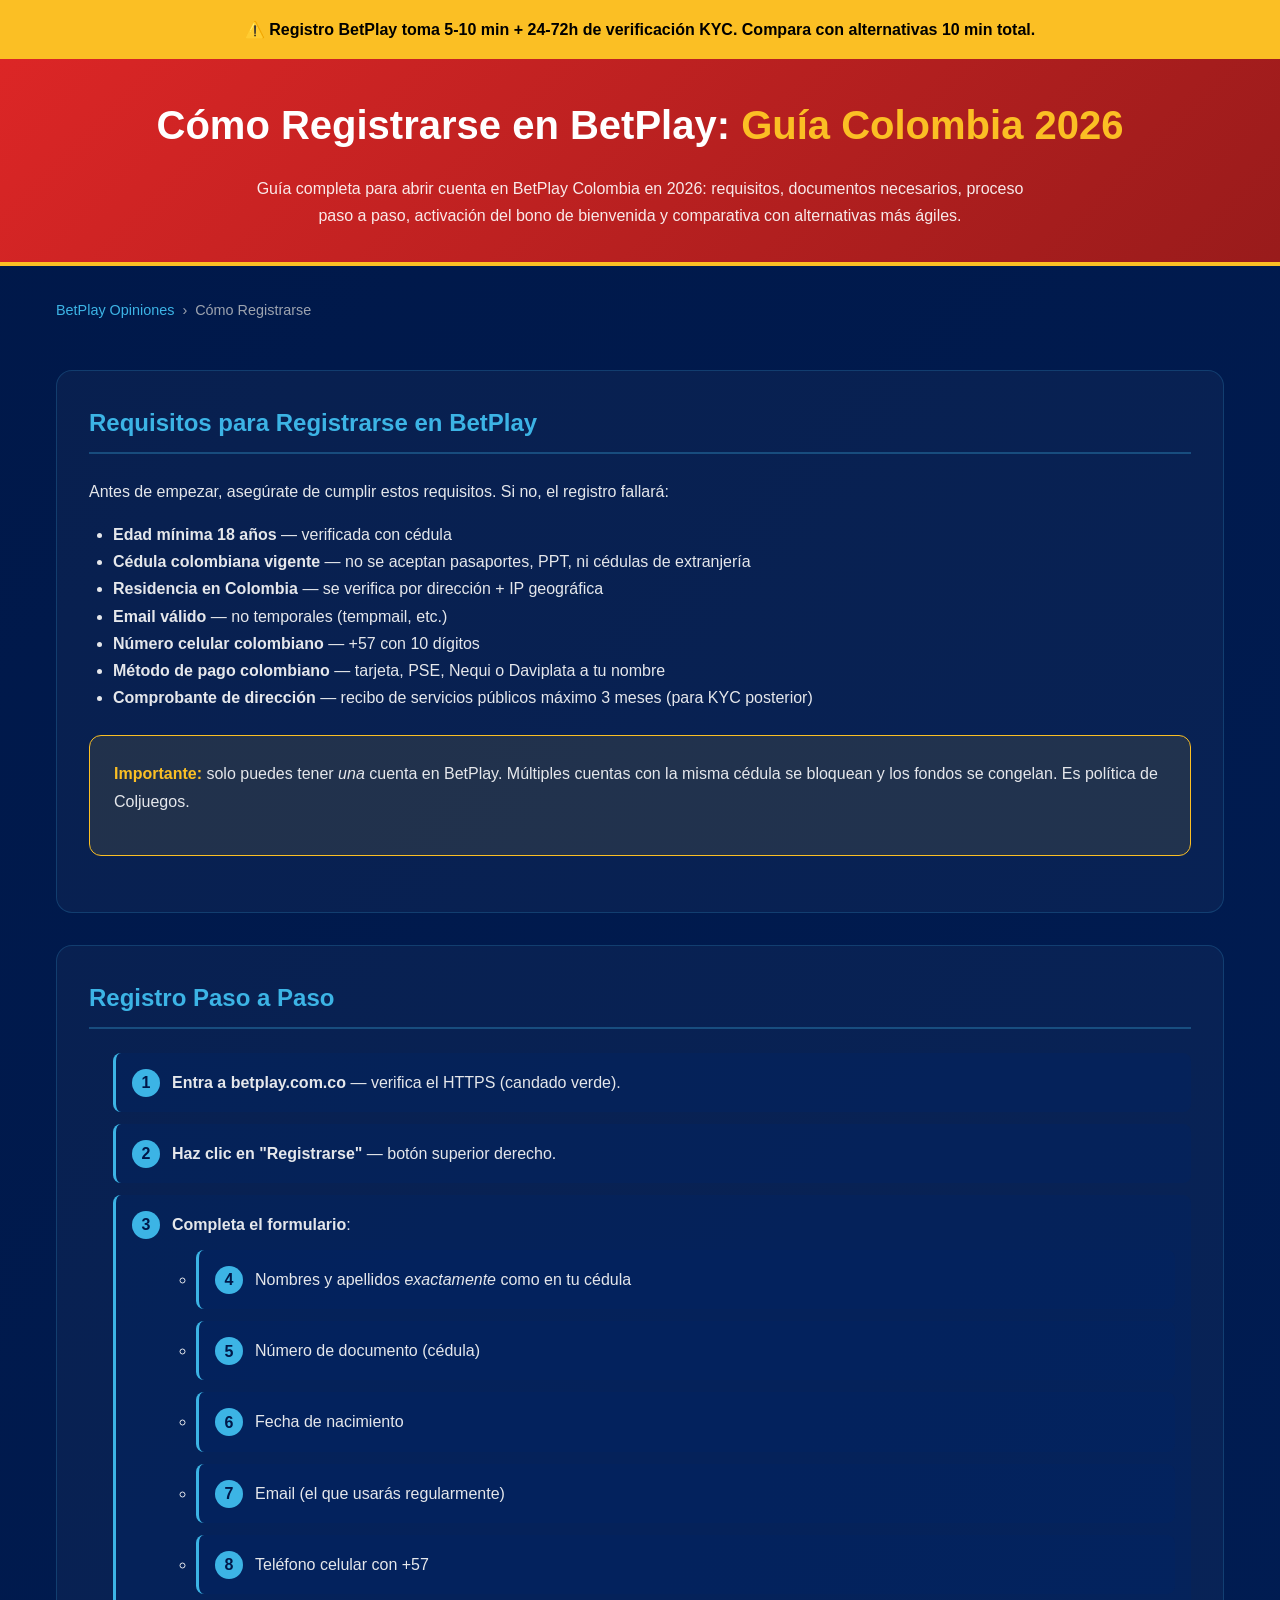
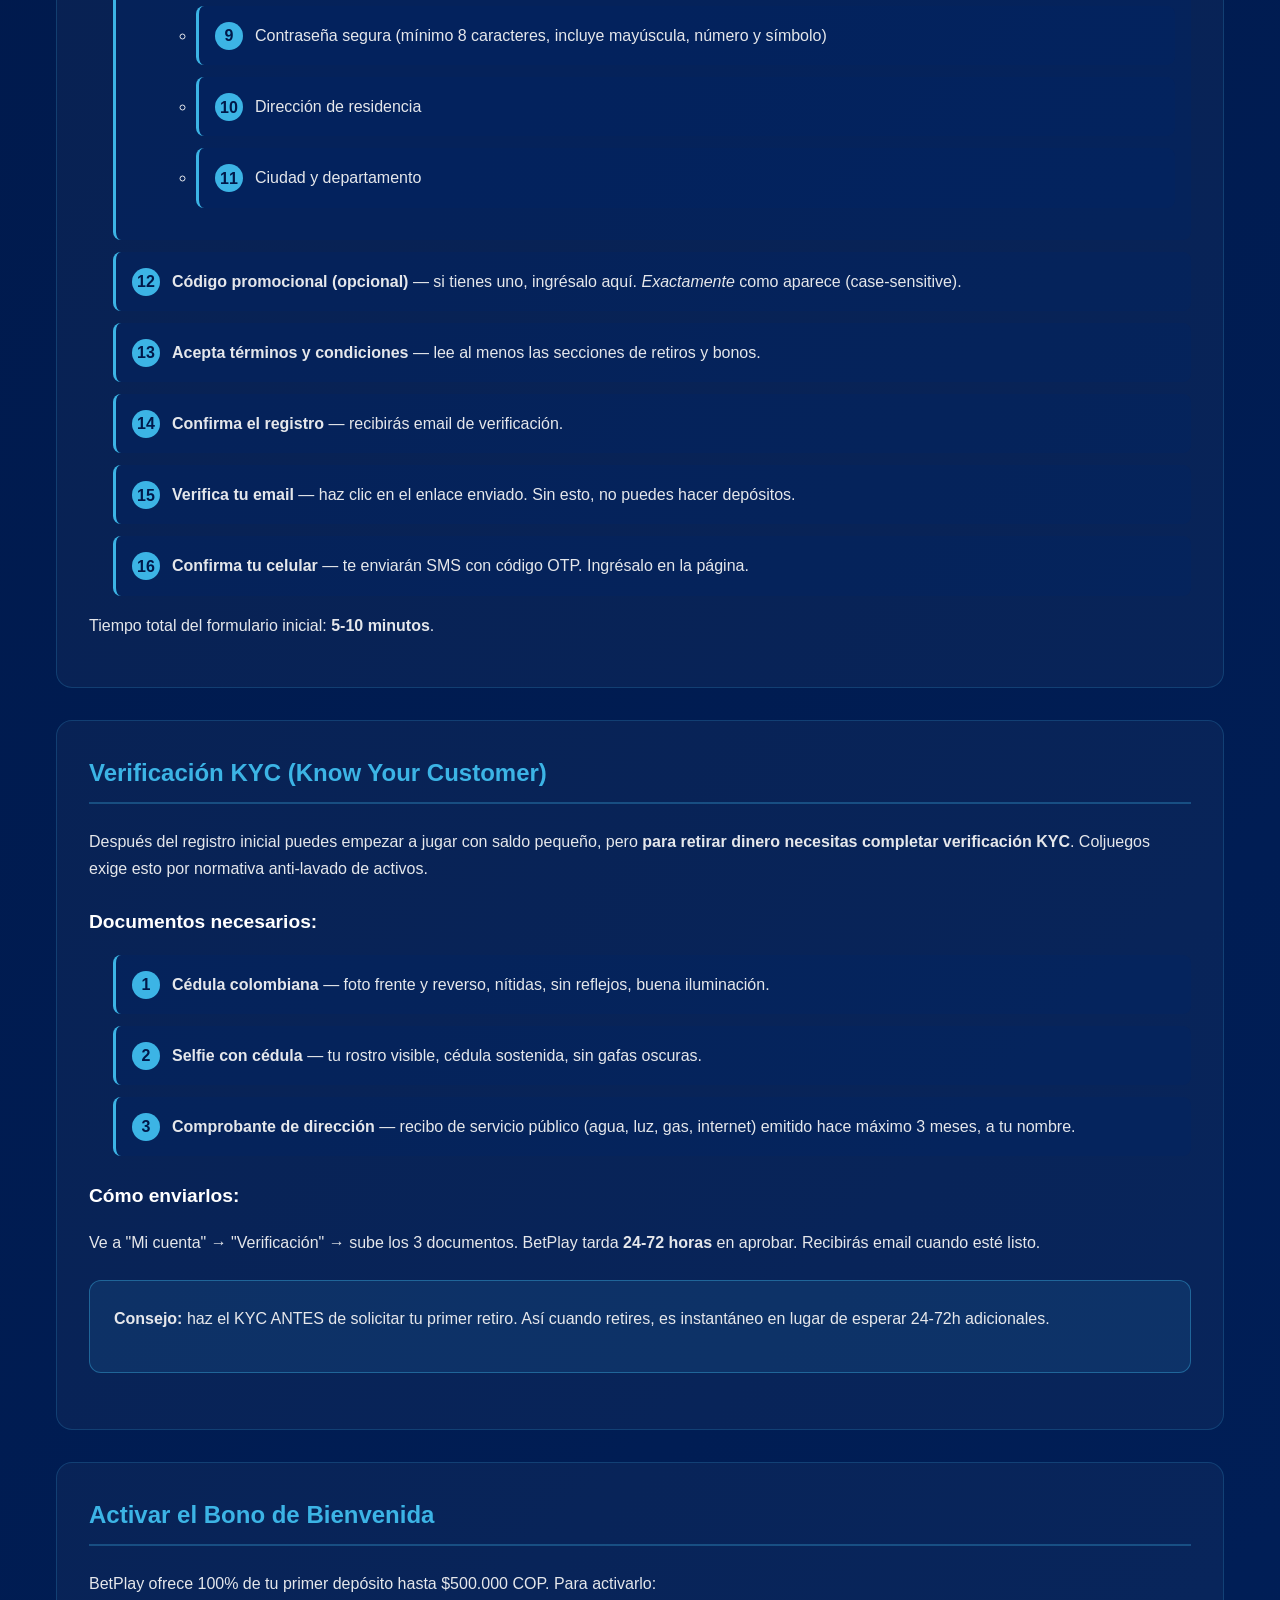
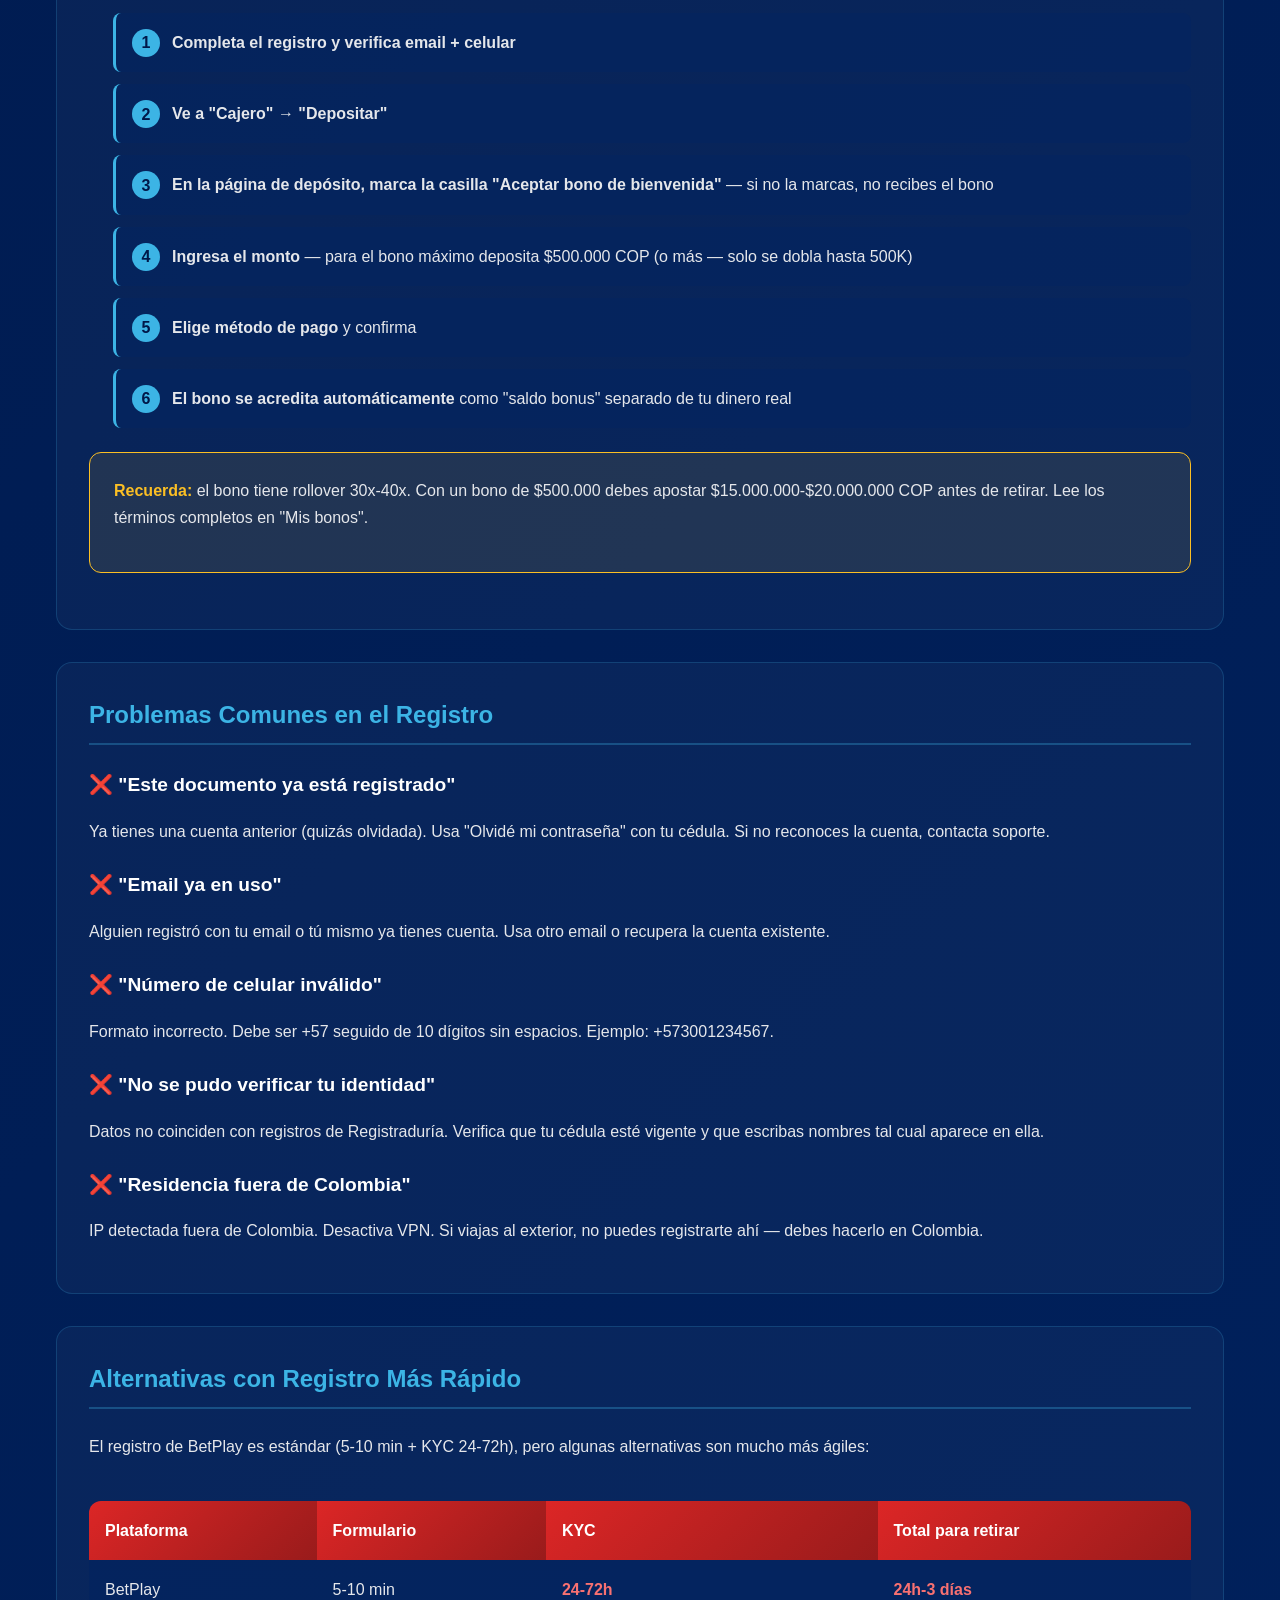
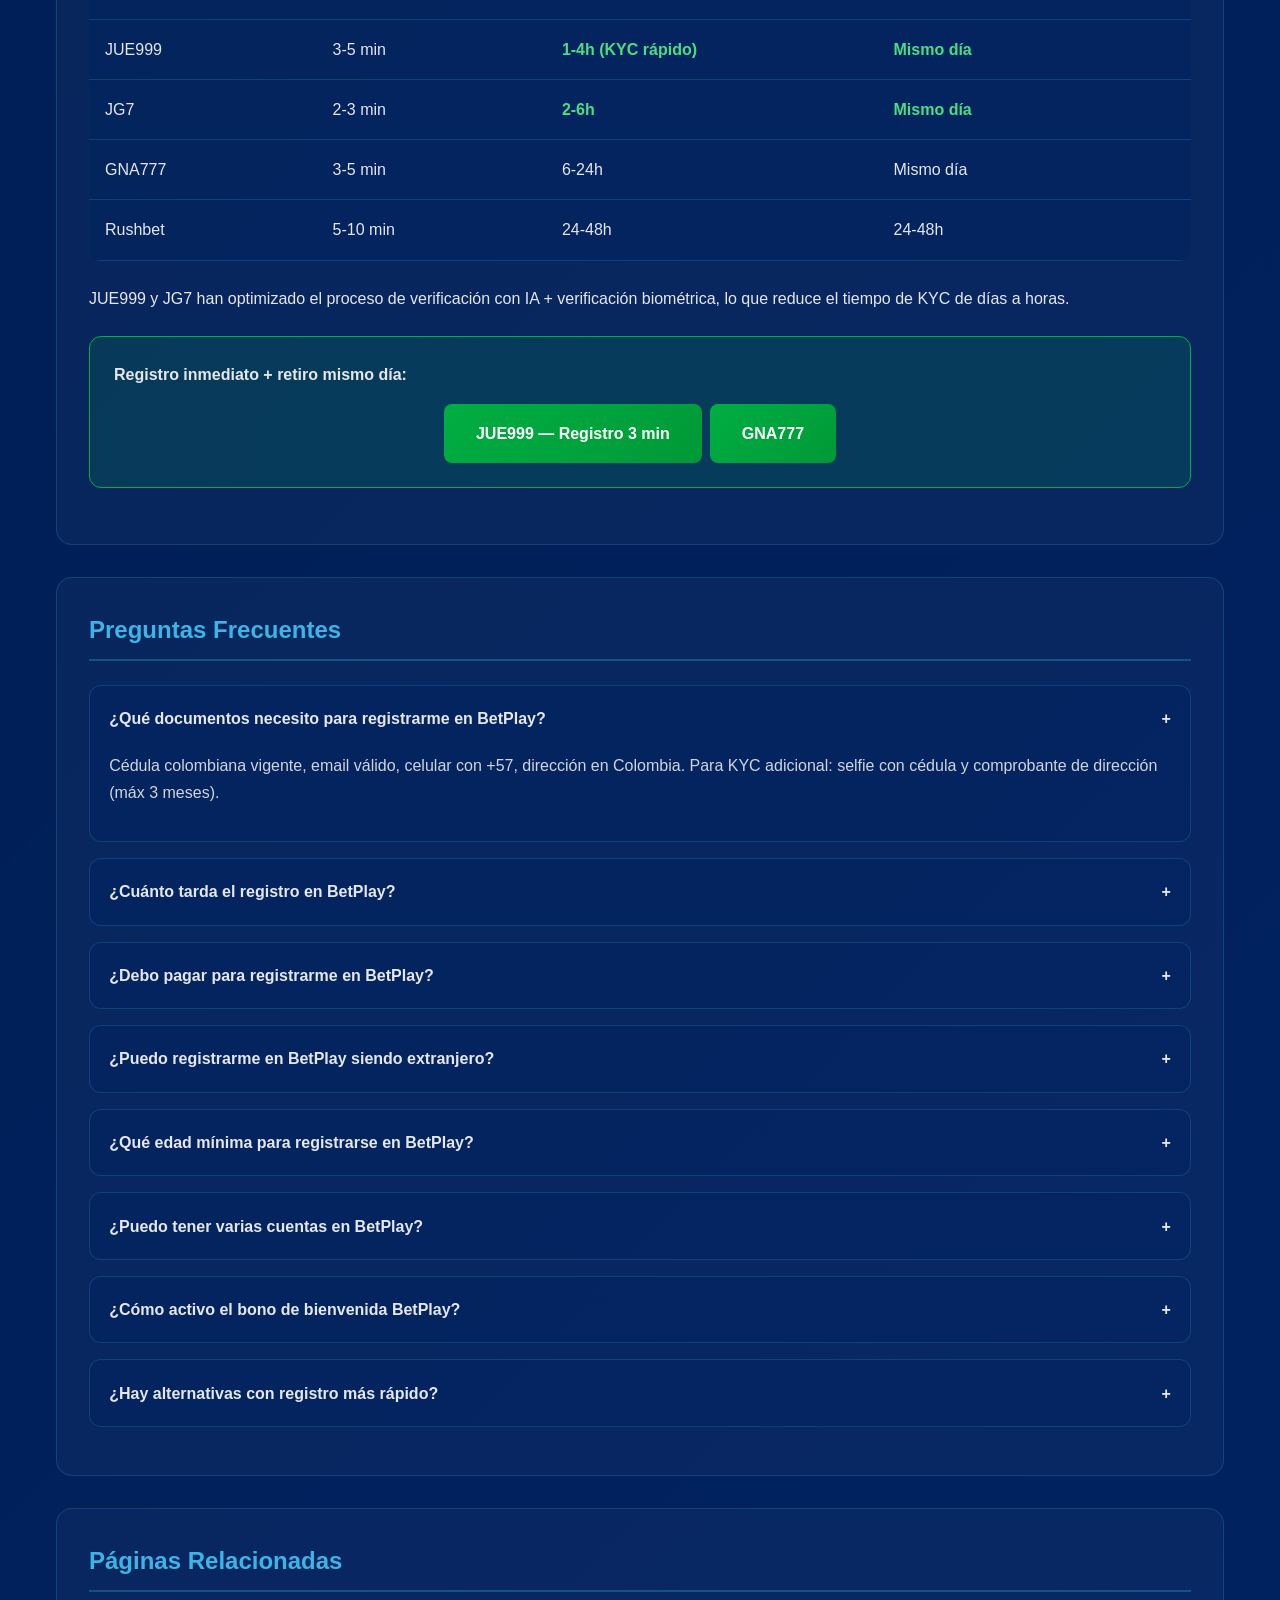
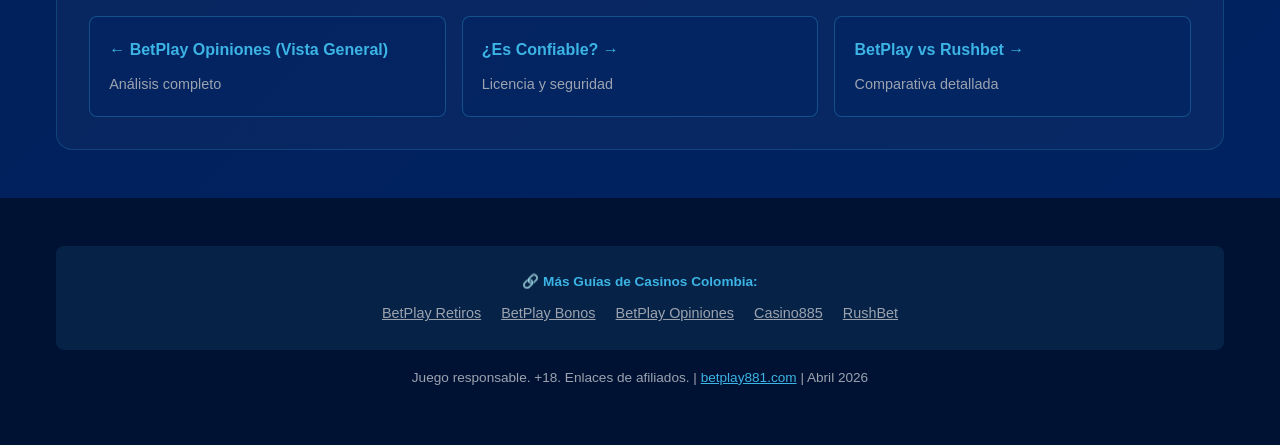
<file: registro.html>
<!DOCTYPE html>
<html lang="es-CO">
<head>
    <meta charset="UTF-8">
    <meta name="viewport" content="width=device-width, initial-scale=1.0">
    <meta name="msvalidate.01" content="F31A3989097533BDEBEE5C6AB2C37732">
    <meta name="google-site-verification" content="K_lQt8BkgUKrXFre8PLBa08z3oX-UD2w03pAhb-fuF8">
    <meta name="robots" content="index,follow,max-image-preview:large">
    <script async src="https://www.googletagmanager.com/gtag/js?id=G-579QCL2R8W"></script>
    <script>window.dataLayer=window.dataLayer||[];function gtag(){dataLayer.push(arguments);}gtag('js',new Date());gtag('config','G-579QCL2R8W');</script>

    <title>Cómo Registrarse en BetPlay Colombia 2026: Guía Paso a Paso + Bonos</title>
    <meta name="description" content="Cómo registrarse en BetPlay Colombia 2026: guía completa paso a paso, requisitos, documentos necesarios, bono de bienvenida y alternativas con registro más rápido.">
    <meta name="keywords" content="betplay registro, como registrarse en betplay, crear cuenta betplay, betplay cuenta nueva, betplay registrarse colombia, betplay registro paso a paso">
    <link rel="canonical" href="https://betplay881.com/registro.html">

    <meta property="og:title" content="Registro BetPlay Colombia 2026: Guía">
    <meta property="og:description" content="Cómo registrarse en BetPlay Colombia 2026: guía completa paso a paso, requisitos, documentos necesarios, bono de bienvenida y alternativas con registr">
    <meta property="og:type" content="article">
    <meta property="og:url" content="https://betplay881.com/registro.html">
    <meta property="og:locale" content="es_CO">
    <meta property="og:image" content="https://betplay881.com/og-image.png">
    <meta property="og:image:width" content="1200">
    <meta property="og:image:height" content="630">
    <meta name="twitter:card" content="summary_large_image">
    <meta name="twitter:title" content="Registro BetPlay Colombia 2026: Guía">
    <meta name="twitter:description" content="Paso a paso con bonos y alternativas.">
    <meta name="twitter:image" content="https://betplay881.com/og-image.png">

    <script type="application/ld+json">{"@context": "https://schema.org", "@type": "Article", "headline": "Cómo Registrarse en BetPlay Colombia 2026: Guía Paso a Paso + Bonos", "description": "Cómo registrarse en BetPlay Colombia 2026: guía completa paso a paso, requisitos, documentos necesarios, bono de bienvenida y alternativas con registro más rápido.", "datePublished": "2026-04-20", "dateModified": "2026-04-20", "inLanguage": "es-CO", "author": {"@type": "Organization", "name": "Betplay881"}, "publisher": {"@type": "Organization", "name": "Betplay881", "logo": {"@type": "ImageObject", "url": "https://betplay881.com/og-image.png"}}, "mainEntityOfPage": "https://betplay881.com/registro.html", "image": "https://betplay881.com/og-image.png"}</script>
    <script type="application/ld+json">{"@context": "https://schema.org", "@type": "BreadcrumbList", "itemListElement": [{"@type": "ListItem", "position": 1, "name": "BetPlay Opiniones", "item": "https://betplay881.com/"}, {"@type": "ListItem", "position": 2, "name": "Cómo Registrarse", "item": "https://betplay881.com/registro.html"}]}</script>
    <script type="application/ld+json">{"@context": "https://schema.org", "@type": "FAQPage", "mainEntity": [{"@type": "Question", "name": "¿Qué documentos necesito para registrarme en BetPlay?", "acceptedAnswer": {"@type": "Answer", "text": "Cédula colombiana vigente, email válido, celular con +57, dirección en Colombia. Para KYC adicional: selfie con cédula y comprobante de dirección (máx 3 meses)."}}, {"@type": "Question", "name": "¿Cuánto tarda el registro en BetPlay?", "acceptedAnswer": {"@type": "Answer", "text": "Formulario inicial 5-10 minutos. Verificación de email y celular inmediata. KYC para retiros: 24-72 horas adicionales."}}, {"@type": "Question", "name": "¿Debo pagar para registrarme en BetPlay?", "acceptedAnswer": {"@type": "Answer", "text": "No. El registro es gratis. Solo necesitas depositar para jugar con saldo real (mínimo $10.000 COP)."}}, {"@type": "Question", "name": "¿Puedo registrarme en BetPlay siendo extranjero?", "acceptedAnswer": {"@type": "Answer", "text": "Solo si tienes residencia legal en Colombia y cédula colombiana (no pasaporte ni cédula de extranjería). Coljuegos exige documento nacional."}}, {"@type": "Question", "name": "¿Qué edad mínima para registrarse en BetPlay?", "acceptedAnswer": {"@type": "Answer", "text": "18 años cumplidos, verificado contra tu cédula. Menores son ilegal apostar en Colombia."}}, {"@type": "Question", "name": "¿Puedo tener varias cuentas en BetPlay?", "acceptedAnswer": {"@type": "Answer", "text": "No. Coljuegos prohíbe múltiples cuentas por cédula. Violación = bloqueo + congelamiento de fondos."}}, {"@type": "Question", "name": "¿Cómo activo el bono de bienvenida BetPlay?", "acceptedAnswer": {"@type": "Answer", "text": "Al hacer el primer depósito, marca la casilla 'Aceptar bono de bienvenida'. Sin marcarla no recibes el bono. 100% hasta $500.000 con rollover 30x-40x."}}, {"@type": "Question", "name": "¿Hay alternativas con registro más rápido?", "acceptedAnswer": {"@type": "Answer", "text": "Sí: JUE999 (3-5 min + KYC 1-4h), JG7 (2-3 min + KYC 2-6h), GNA777 (3-5 min + KYC 6-24h). Todas con licencia Coljuegos como BetPlay."}}]}</script>

    <style>
        * { margin: 0; padding: 0; box-sizing: border-box; }
        body { font-family: -apple-system, BlinkMacSystemFont, 'Segoe UI', Arial, sans-serif; background: linear-gradient(135deg, #001849 0%, #002361 100%); color: #e5e7eb; line-height: 1.7; }
        .container { max-width: 1200px; margin: 0 auto; padding: 1rem; }
        .breadcrumbs { padding: 1rem 0; font-size: 0.9rem; color: #9ca3af; }
        .breadcrumbs a { color: #3cb4e5; text-decoration: none; }
        header { background: linear-gradient(135deg, #dc2626 0%, #991b1b 100%); padding: 2rem; text-align: center; border-bottom: 4px solid #fbbf24; }
        header h1 { font-size: clamp(1.6rem, 4vw, 2.5rem); color: #fff; margin-bottom: 1rem; }
        header h1 span { color: #fbbf24; }
        .alert-urgent { background: #fbbf24; color: #000; padding: 1rem; font-weight: 700; text-align: center; }
        section { background: rgba(255,255,255,0.03); padding: 2rem; border-radius: 16px; margin: 2rem 0; border: 1px solid rgba(60,180,229,0.2); }
        h2 { color: #3cb4e5; font-size: 1.5rem; margin-bottom: 1.5rem; border-bottom: 2px solid rgba(60,180,229,0.3); padding-bottom: 0.5rem; }
        h3 { color: #fff; font-size: 1.2rem; margin: 1.5rem 0 1rem; }
        p { margin-bottom: 1rem; }
        .data-table { width: 100%; border-collapse: collapse; margin: 1.5rem 0; background: rgba(0,35,97,0.5); border-radius: 12px; overflow: hidden; }
        .data-table th { background: linear-gradient(135deg, #dc2626 0%, #991b1b 100%); color: #fff; padding: 1rem; text-align: left; }
        .data-table td { padding: 1rem; border-bottom: 1px solid rgba(60,180,229,0.2); }
        .slow { color: #f87171; font-weight: 700; }
        .fast { color: #4ade80; font-weight: 700; }
        .step-list { counter-reset: step; padding: 0; list-style: none; }
        .step-list li { counter-increment: step; padding: 1rem 1rem 1rem 3.5rem; margin: 0.75rem 0; background: rgba(0,35,97,0.4); border-radius: 8px; position: relative; border-left: 3px solid #3cb4e5; }
        .step-list li::before { content: counter(step); position: absolute; left: 1rem; top: 1rem; width: 1.75rem; height: 1.75rem; background: #3cb4e5; color: #001849; border-radius: 50%; font-weight: 700; display: flex; align-items: center; justify-content: center; }
        .warning-box { background: rgba(251,191,36,0.1); border: 1px solid #fbbf24; padding: 1.5rem; border-radius: 12px; margin: 1.5rem 0; }
        .warning-box strong { color: #fbbf24; }
        .info-box { background: rgba(60,180,229,0.1); border: 1px solid rgba(60,180,229,0.4); padding: 1.5rem; border-radius: 12px; margin: 1.5rem 0; }
        .solution-box { background: rgba(0,174,66,0.15); border: 1px solid #00ae42; padding: 1.5rem; border-radius: 12px; margin: 1.5rem 0; }
        .cta-btn { display: inline-block; padding: 1rem 2rem; border-radius: 8px; text-decoration: none; font-weight: 700; }
        .cta-primary { background: linear-gradient(135deg, #00ae42 0%, #009937 100%); color: #fff; }
        .faq-item { background: rgba(0,35,97,0.5); border-radius: 12px; margin: 1rem 0; border: 1px solid rgba(60,180,229,0.2); }
        .faq-question { padding: 1.2rem; cursor: pointer; display: flex; justify-content: space-between; font-weight: 600; }
        .faq-answer { padding: 0 1.2rem 1.2rem; display: none; color: #d1d5db; }
        .faq-item.active .faq-answer { display: block; }
        .related-pages { display: grid; grid-template-columns: repeat(auto-fit, minmax(220px, 1fr)); gap: 1rem; margin-top: 1.5rem; }
        .related-card { background: rgba(0,35,97,0.6); padding: 1.2rem; border-radius: 8px; text-decoration: none; color: #e5e7eb; border: 1px solid rgba(60,180,229,0.3); display: block; }
        .related-card strong { color: #3cb4e5; display: block; margin-bottom: 0.4rem; }
        .related-card span { font-size: 0.9rem; color: #9ca3af; }
        footer { background: #001233; padding: 2rem; text-align: center; }
        footer p { color: #9ca3af; font-size: 0.85rem; margin: 0.5rem 0; }
        a { color: #3cb4e5; }
        ul, ol { margin: 1rem 0 1rem 1.5rem; }
        @media (max-width: 768px) { .data-table { display: block; overflow-x: auto; } section { padding: 1.5rem; } }
    </style>
</head>
<body>
    <div class="alert-urgent">⚠️ Registro BetPlay toma 5-10 min + 24-72h de verificación KYC. Compara con alternativas 10 min total.</div>

    <header>
        <h1>Cómo Registrarse en BetPlay: <span>Guía Colombia 2026</span></h1>
        <p style="color: rgba(255,255,255,0.9); max-width: 800px; margin: 0 auto;">Guía completa para abrir cuenta en BetPlay Colombia en 2026: requisitos, documentos necesarios, proceso paso a paso, activación del bono de bienvenida y comparativa con alternativas más ágiles.</p>
    </header>

    <div class="container">
        <nav class="breadcrumbs"><a href="/">BetPlay Opiniones</a> &nbsp;›&nbsp; <span>Cómo Registrarse</span></nav>

        <section>
            <h2>Requisitos para Registrarse en BetPlay</h2>
<p>Antes de empezar, asegúrate de cumplir estos requisitos. Si no, el registro fallará:</p><ul><li><strong>Edad mínima 18 años</strong> — verificada con cédula</li><li><strong>Cédula colombiana vigente</strong> — no se aceptan pasaportes, PPT, ni cédulas de extranjería</li><li><strong>Residencia en Colombia</strong> — se verifica por dirección + IP geográfica</li><li><strong>Email válido</strong> — no temporales (tempmail, etc.)</li><li><strong>Número celular colombiano</strong> — +57 con 10 dígitos</li><li><strong>Método de pago colombiano</strong> — tarjeta, PSE, Nequi o Daviplata a tu nombre</li><li><strong>Comprobante de dirección</strong> — recibo de servicios públicos máximo 3 meses (para KYC posterior)</li></ul><div class="warning-box"><p><strong>Importante:</strong> solo puedes tener <em>una</em> cuenta en BetPlay. Múltiples cuentas con la misma cédula se bloquean y los fondos se congelan. Es política de Coljuegos.</p></div>
        </section>

        <section>
            <h2>Registro Paso a Paso</h2>
<ol class="step-list"><li><strong>Entra a betplay.com.co</strong> — verifica el HTTPS (candado verde).</li><li><strong>Haz clic en "Registrarse"</strong> — botón superior derecho.</li><li><strong>Completa el formulario</strong>:<ul style="margin-top:0.5rem;"><li>Nombres y apellidos <em>exactamente</em> como en tu cédula</li><li>Número de documento (cédula)</li><li>Fecha de nacimiento</li><li>Email (el que usarás regularmente)</li><li>Teléfono celular con +57</li><li>Contraseña segura (mínimo 8 caracteres, incluye mayúscula, número y símbolo)</li><li>Dirección de residencia</li><li>Ciudad y departamento</li></ul></li><li><strong>Código promocional (opcional)</strong> — si tienes uno, ingrésalo aquí. <em>Exactamente</em> como aparece (case-sensitive).</li><li><strong>Acepta términos y condiciones</strong> — lee al menos las secciones de retiros y bonos.</li><li><strong>Confirma el registro</strong> — recibirás email de verificación.</li><li><strong>Verifica tu email</strong> — haz clic en el enlace enviado. Sin esto, no puedes hacer depósitos.</li><li><strong>Confirma tu celular</strong> — te enviarán SMS con código OTP. Ingrésalo en la página.</li></ol><p>Tiempo total del formulario inicial: <strong>5-10 minutos</strong>.</p>
        </section>

        <section>
            <h2>Verificación KYC (Know Your Customer)</h2>
<p>Después del registro inicial puedes empezar a jugar con saldo pequeño, pero <strong>para retirar dinero necesitas completar verificación KYC</strong>. Coljuegos exige esto por normativa anti-lavado de activos.</p><h3>Documentos necesarios:</h3><ol class="step-list"><li><strong>Cédula colombiana</strong> — foto frente y reverso, nítidas, sin reflejos, buena iluminación.</li><li><strong>Selfie con cédula</strong> — tu rostro visible, cédula sostenida, sin gafas oscuras.</li><li><strong>Comprobante de dirección</strong> — recibo de servicio público (agua, luz, gas, internet) emitido hace máximo 3 meses, a tu nombre.</li></ol><h3>Cómo enviarlos:</h3><p>Ve a "Mi cuenta" → "Verificación" → sube los 3 documentos. BetPlay tarda <strong>24-72 horas</strong> en aprobar. Recibirás email cuando esté listo.</p><div class="info-box"><p><strong>Consejo:</strong> haz el KYC ANTES de solicitar tu primer retiro. Así cuando retires, es instantáneo en lugar de esperar 24-72h adicionales.</p></div>
        </section>

        <section>
            <h2>Activar el Bono de Bienvenida</h2>
<p>BetPlay ofrece 100% de tu primer depósito hasta $500.000 COP. Para activarlo:</p><ol class="step-list"><li><strong>Completa el registro y verifica email + celular</strong></li><li><strong>Ve a "Cajero" → "Depositar"</strong></li><li><strong>En la página de depósito, marca la casilla "Aceptar bono de bienvenida"</strong> — si no la marcas, no recibes el bono</li><li><strong>Ingresa el monto</strong> — para el bono máximo deposita $500.000 COP (o más — solo se dobla hasta 500K)</li><li><strong>Elige método de pago</strong> y confirma</li><li><strong>El bono se acredita automáticamente</strong> como "saldo bonus" separado de tu dinero real</li></ol><div class="warning-box"><p><strong>Recuerda:</strong> el bono tiene rollover 30x-40x. Con un bono de $500.000 debes apostar $15.000.000-$20.000.000 COP antes de retirar. Lee los términos completos en "Mis bonos".</p></div>
        </section>

        <section>
            <h2>Problemas Comunes en el Registro</h2>
<h3>❌ "Este documento ya está registrado"</h3><p>Ya tienes una cuenta anterior (quizás olvidada). Usa "Olvidé mi contraseña" con tu cédula. Si no reconoces la cuenta, contacta soporte.</p><h3>❌ "Email ya en uso"</h3><p>Alguien registró con tu email o tú mismo ya tienes cuenta. Usa otro email o recupera la cuenta existente.</p><h3>❌ "Número de celular inválido"</h3><p>Formato incorrecto. Debe ser +57 seguido de 10 dígitos sin espacios. Ejemplo: +573001234567.</p><h3>❌ "No se pudo verificar tu identidad"</h3><p>Datos no coinciden con registros de Registraduría. Verifica que tu cédula esté vigente y que escribas nombres tal cual aparece en ella.</p><h3>❌ "Residencia fuera de Colombia"</h3><p>IP detectada fuera de Colombia. Desactiva VPN. Si viajas al exterior, no puedes registrarte ahí — debes hacerlo en Colombia.</p>
        </section>

        <section>
            <h2>Alternativas con Registro Más Rápido</h2>
<p>El registro de BetPlay es estándar (5-10 min + KYC 24-72h), pero algunas alternativas son mucho más ágiles:</p><div style="overflow-x:auto;"><table class="data-table"><thead><tr><th>Plataforma</th><th>Formulario</th><th>KYC</th><th>Total para retirar</th></tr></thead><tbody><tr><td>BetPlay</td><td>5-10 min</td><td class="slow">24-72h</td><td class="slow">24h-3 días</td></tr><tr><td>JUE999</td><td>3-5 min</td><td class="fast">1-4h (KYC rápido)</td><td class="fast">Mismo día</td></tr><tr><td>JG7</td><td>2-3 min</td><td class="fast">2-6h</td><td class="fast">Mismo día</td></tr><tr><td>GNA777</td><td>3-5 min</td><td>6-24h</td><td>Mismo día</td></tr><tr><td>Rushbet</td><td>5-10 min</td><td>24-48h</td><td>24-48h</td></tr></tbody></table></div><p>JUE999 y JG7 han optimizado el proceso de verificación con IA + verificación biométrica, lo que reduce el tiempo de KYC de días a horas.</p><div class="solution-box"><p><strong>Registro inmediato + retiro mismo día:</strong></p><div style="text-align:center;margin-top:1rem;"><a href="https://www.myan99.me/m/home?affiliateCode=seom202" rel="nofollow sponsored" target="_blank" class="cta-btn cta-primary" style="margin-right:0.5rem;">JUE999 — Registro 3 min</a><a href="https://www.myan99.me/m/home?affiliateCode=seom202" rel="nofollow sponsored" target="_blank" class="cta-btn cta-primary">GNA777</a></div></div>
        </section>


        <section>
            <h2>Preguntas Frecuentes</h2>
            <div class="faq-item active"><div class="faq-question"><span>¿Qué documentos necesito para registrarme en BetPlay?</span><span>+</span></div><div class="faq-answer"><p>Cédula colombiana vigente, email válido, celular con +57, dirección en Colombia. Para KYC adicional: selfie con cédula y comprobante de dirección (máx 3 meses).</p></div></div>
            <div class="faq-item"><div class="faq-question"><span>¿Cuánto tarda el registro en BetPlay?</span><span>+</span></div><div class="faq-answer"><p>Formulario inicial 5-10 minutos. Verificación de email y celular inmediata. KYC para retiros: 24-72 horas adicionales.</p></div></div>
            <div class="faq-item"><div class="faq-question"><span>¿Debo pagar para registrarme en BetPlay?</span><span>+</span></div><div class="faq-answer"><p>No. El registro es gratis. Solo necesitas depositar para jugar con saldo real (mínimo $10.000 COP).</p></div></div>
            <div class="faq-item"><div class="faq-question"><span>¿Puedo registrarme en BetPlay siendo extranjero?</span><span>+</span></div><div class="faq-answer"><p>Solo si tienes residencia legal en Colombia y cédula colombiana (no pasaporte ni cédula de extranjería). Coljuegos exige documento nacional.</p></div></div>
            <div class="faq-item"><div class="faq-question"><span>¿Qué edad mínima para registrarse en BetPlay?</span><span>+</span></div><div class="faq-answer"><p>18 años cumplidos, verificado contra tu cédula. Menores son ilegal apostar en Colombia.</p></div></div>
            <div class="faq-item"><div class="faq-question"><span>¿Puedo tener varias cuentas en BetPlay?</span><span>+</span></div><div class="faq-answer"><p>No. Coljuegos prohíbe múltiples cuentas por cédula. Violación = bloqueo + congelamiento de fondos.</p></div></div>
            <div class="faq-item"><div class="faq-question"><span>¿Cómo activo el bono de bienvenida BetPlay?</span><span>+</span></div><div class="faq-answer"><p>Al hacer el primer depósito, marca la casilla 'Aceptar bono de bienvenida'. Sin marcarla no recibes el bono. 100% hasta $500.000 con rollover 30x-40x.</p></div></div>
            <div class="faq-item"><div class="faq-question"><span>¿Hay alternativas con registro más rápido?</span><span>+</span></div><div class="faq-answer"><p>Sí: JUE999 (3-5 min + KYC 1-4h), JG7 (2-3 min + KYC 2-6h), GNA777 (3-5 min + KYC 6-24h). Todas con licencia Coljuegos como BetPlay.</p></div></div>

        </section>

        <section>
            <h2>Páginas Relacionadas</h2>
            <div class="related-pages">
                <a href="/" class="related-card"><strong>← BetPlay Opiniones (Vista General)</strong><span>Análisis completo</span></a>
                <a href="/es-confiable.html" class="related-card"><strong>¿Es Confiable? →</strong><span>Licencia y seguridad</span></a>
                <a href="/vs-rushbet.html" class="related-card"><strong>BetPlay vs Rushbet →</strong><span>Comparativa detallada</span></a>
            </div>
        </section>
    </div>

    <footer>
        <div style="max-width: 1200px; margin: 0 auto; padding: 1rem;">
            <div style="margin-bottom: 1rem; padding: 1rem; background: rgba(60,180,229,0.1); border-radius: 8px;">
                <p style="margin-bottom: 0.5rem; color: #3cb4e5; font-weight: 600;">🔗 Más Guías de Casinos Colombia:</p>
                <p style="font-size: 0.9rem;">
                    <a href="https://betplay03.com/" rel="nofollow" style="color: #9ca3af; margin-right: 1rem;">BetPlay Retiros</a>
                    <a href="https://betplay04.com/" rel="nofollow" style="color: #9ca3af; margin-right: 1rem;">BetPlay Bonos</a>
                    <a href="https://betplay881.com/" rel="nofollow" style="color: #9ca3af; margin-right: 1rem;">BetPlay Opiniones</a>
                    <a href="https://casino885.casino/" rel="nofollow" style="color: #9ca3af; margin-right: 1rem;">Casino885</a>
                    <a href="https://rusbethcasino.com/" rel="nofollow" style="color: #9ca3af;">RushBet</a>
                </p>
            </div>
            <p>Juego responsable. +18. Enlaces de afiliados. | <a href="/">betplay881.com</a> | Abril 2026</p>
        </div>
    </footer>
    <script>document.querySelectorAll('.faq-question').forEach(q=>q.addEventListener('click',()=>q.parentElement.classList.toggle('active')));</script>

</body>
</html>
</file>
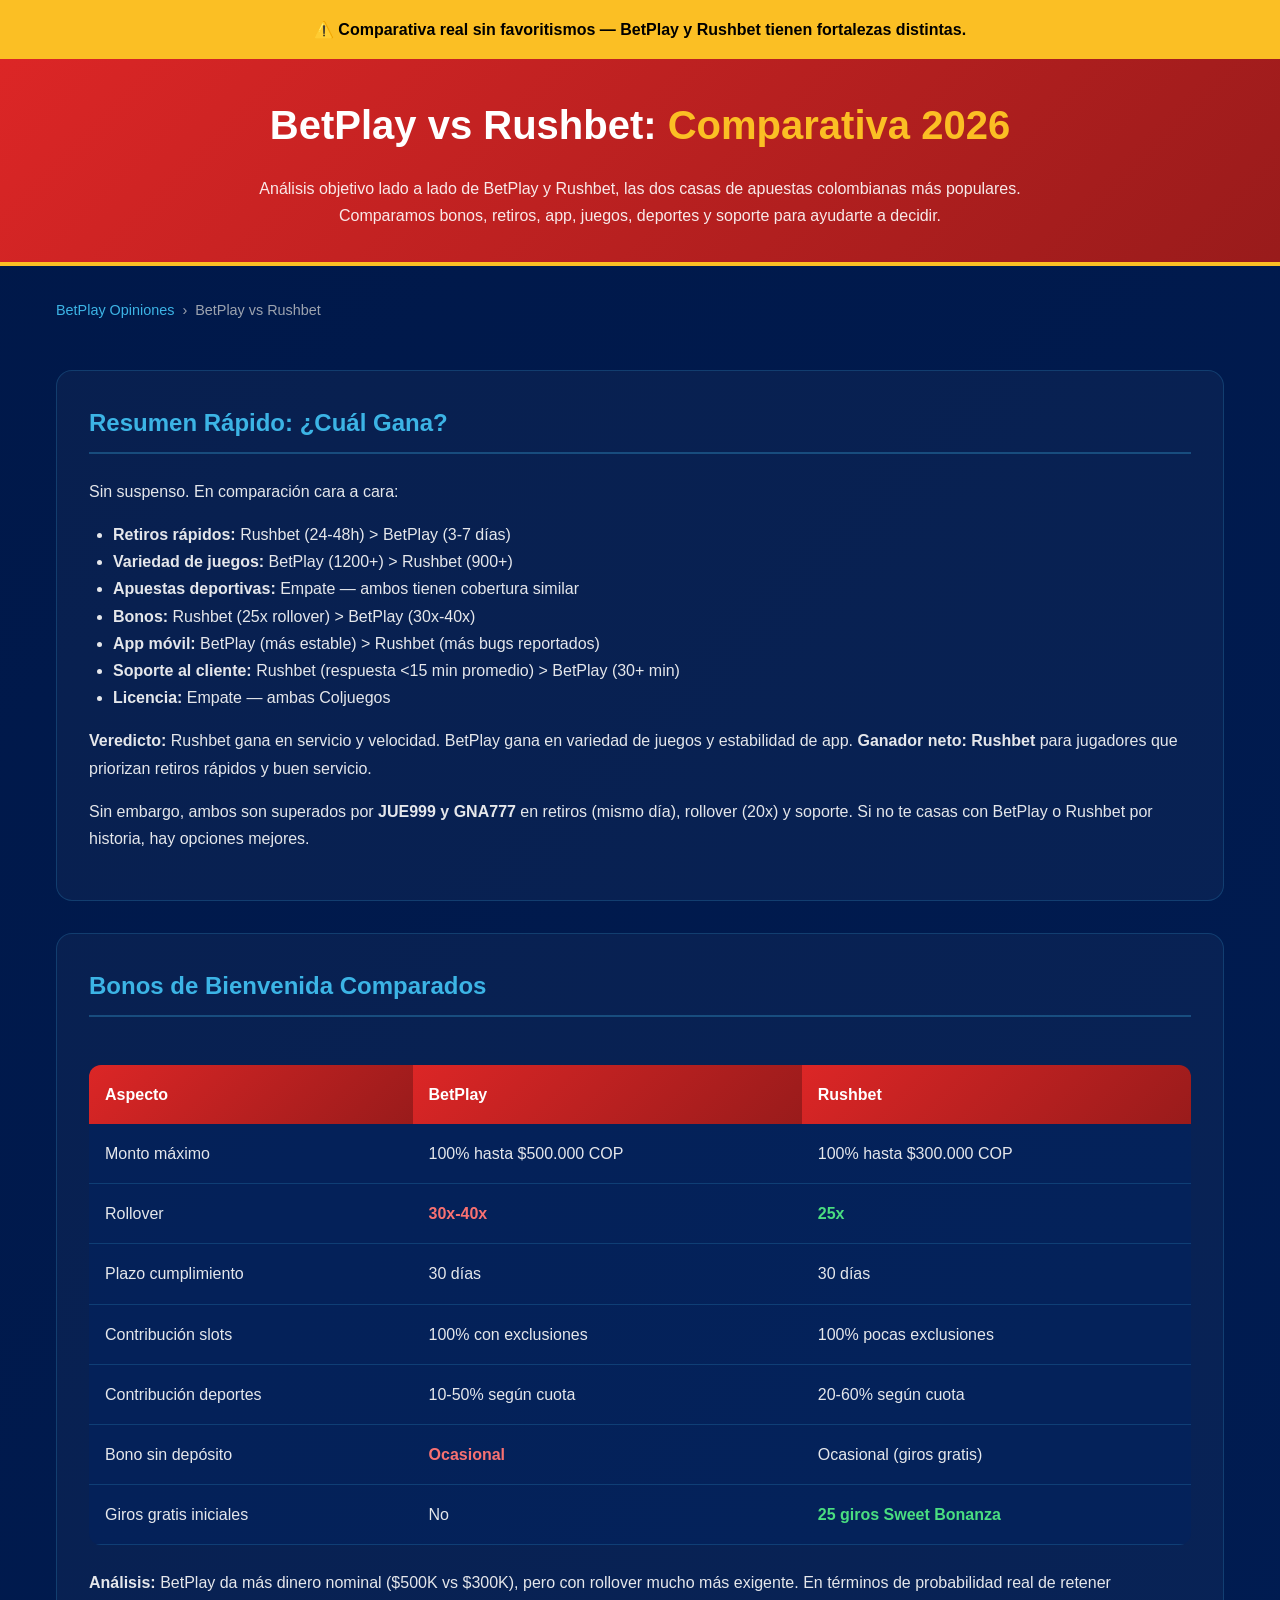
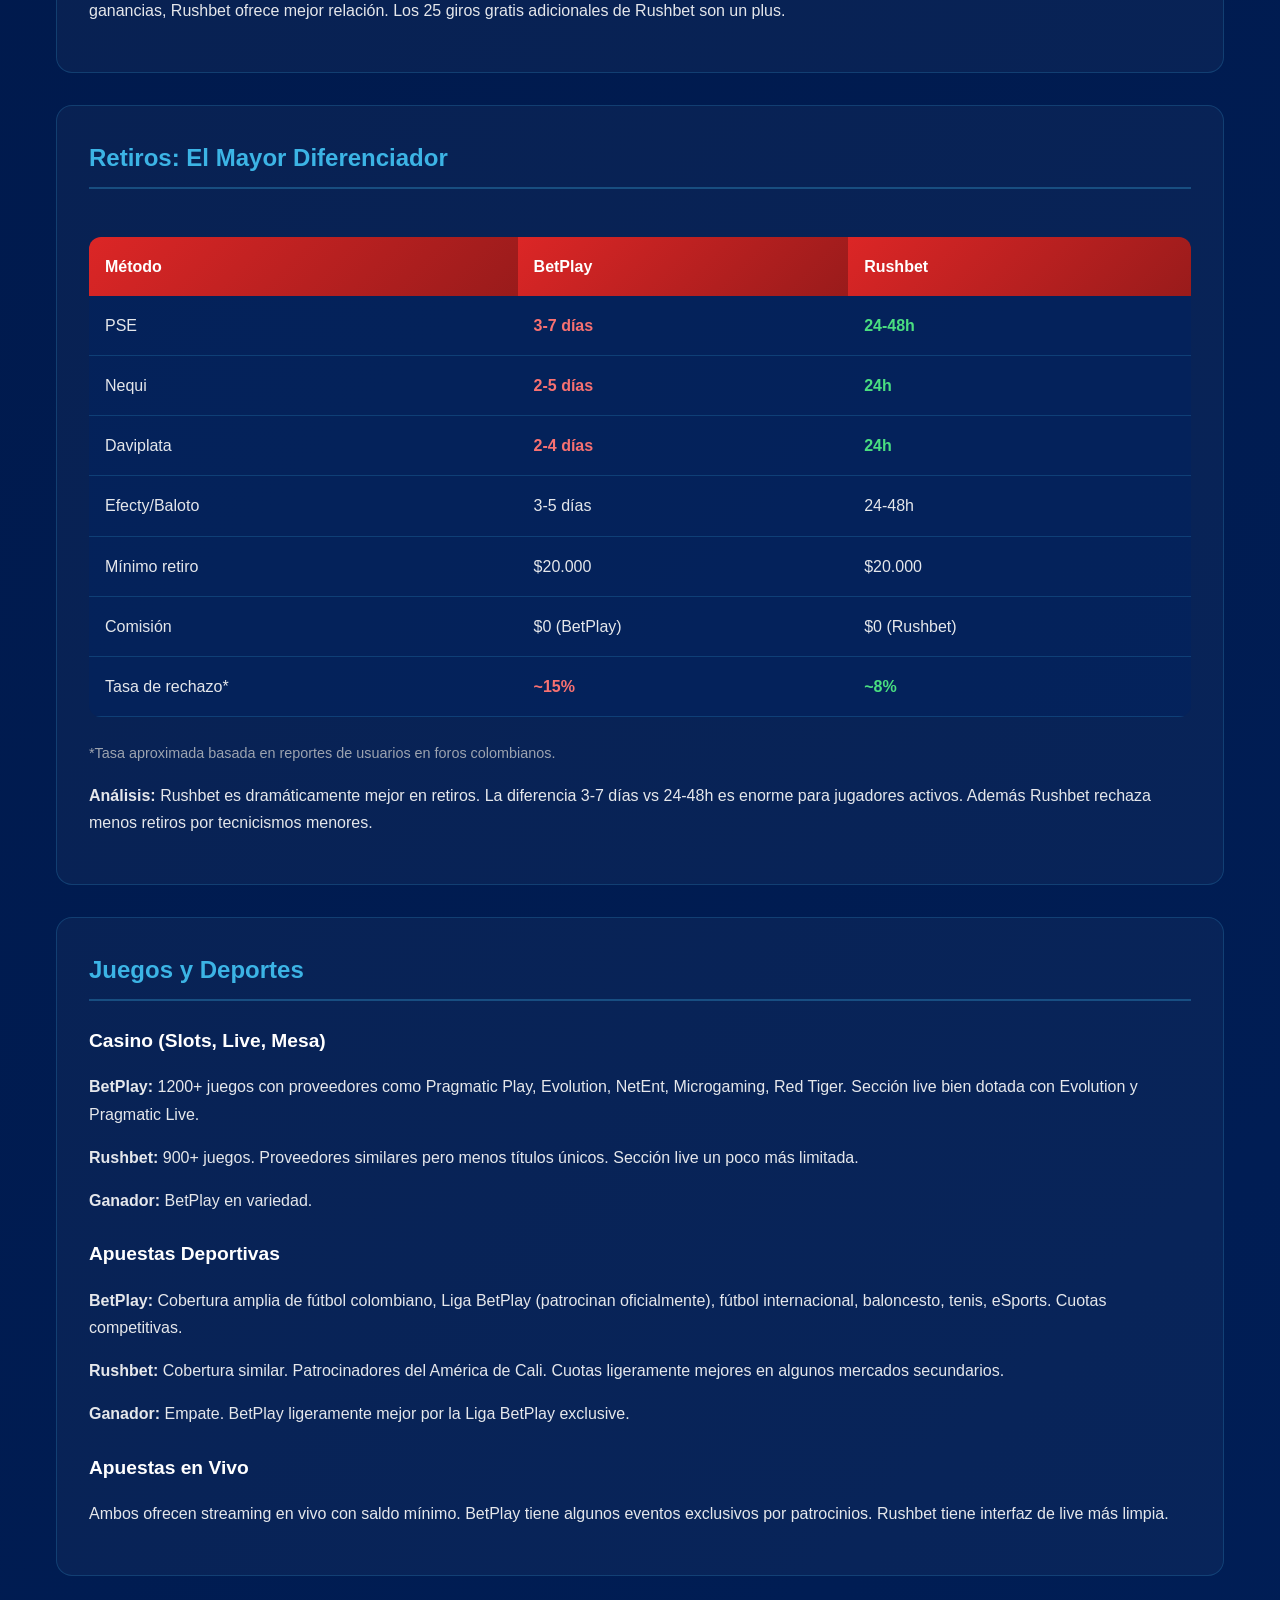
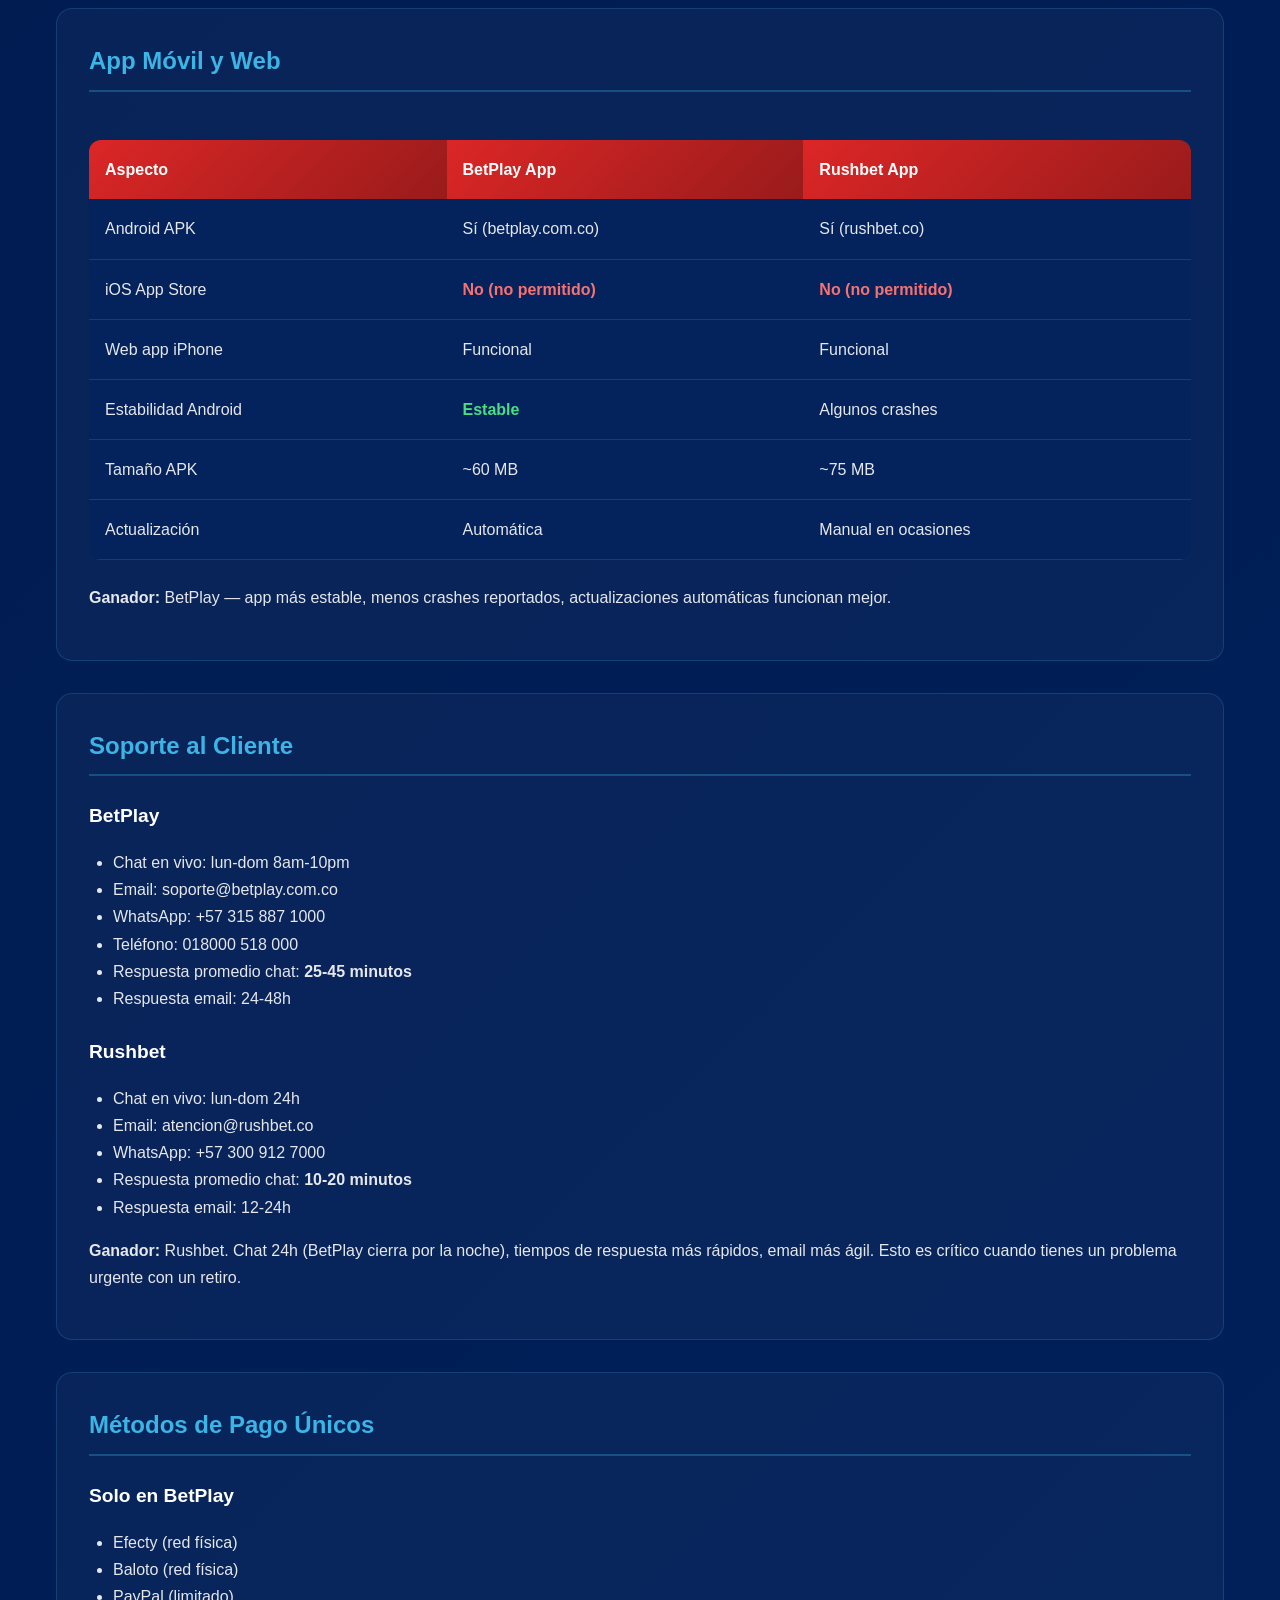
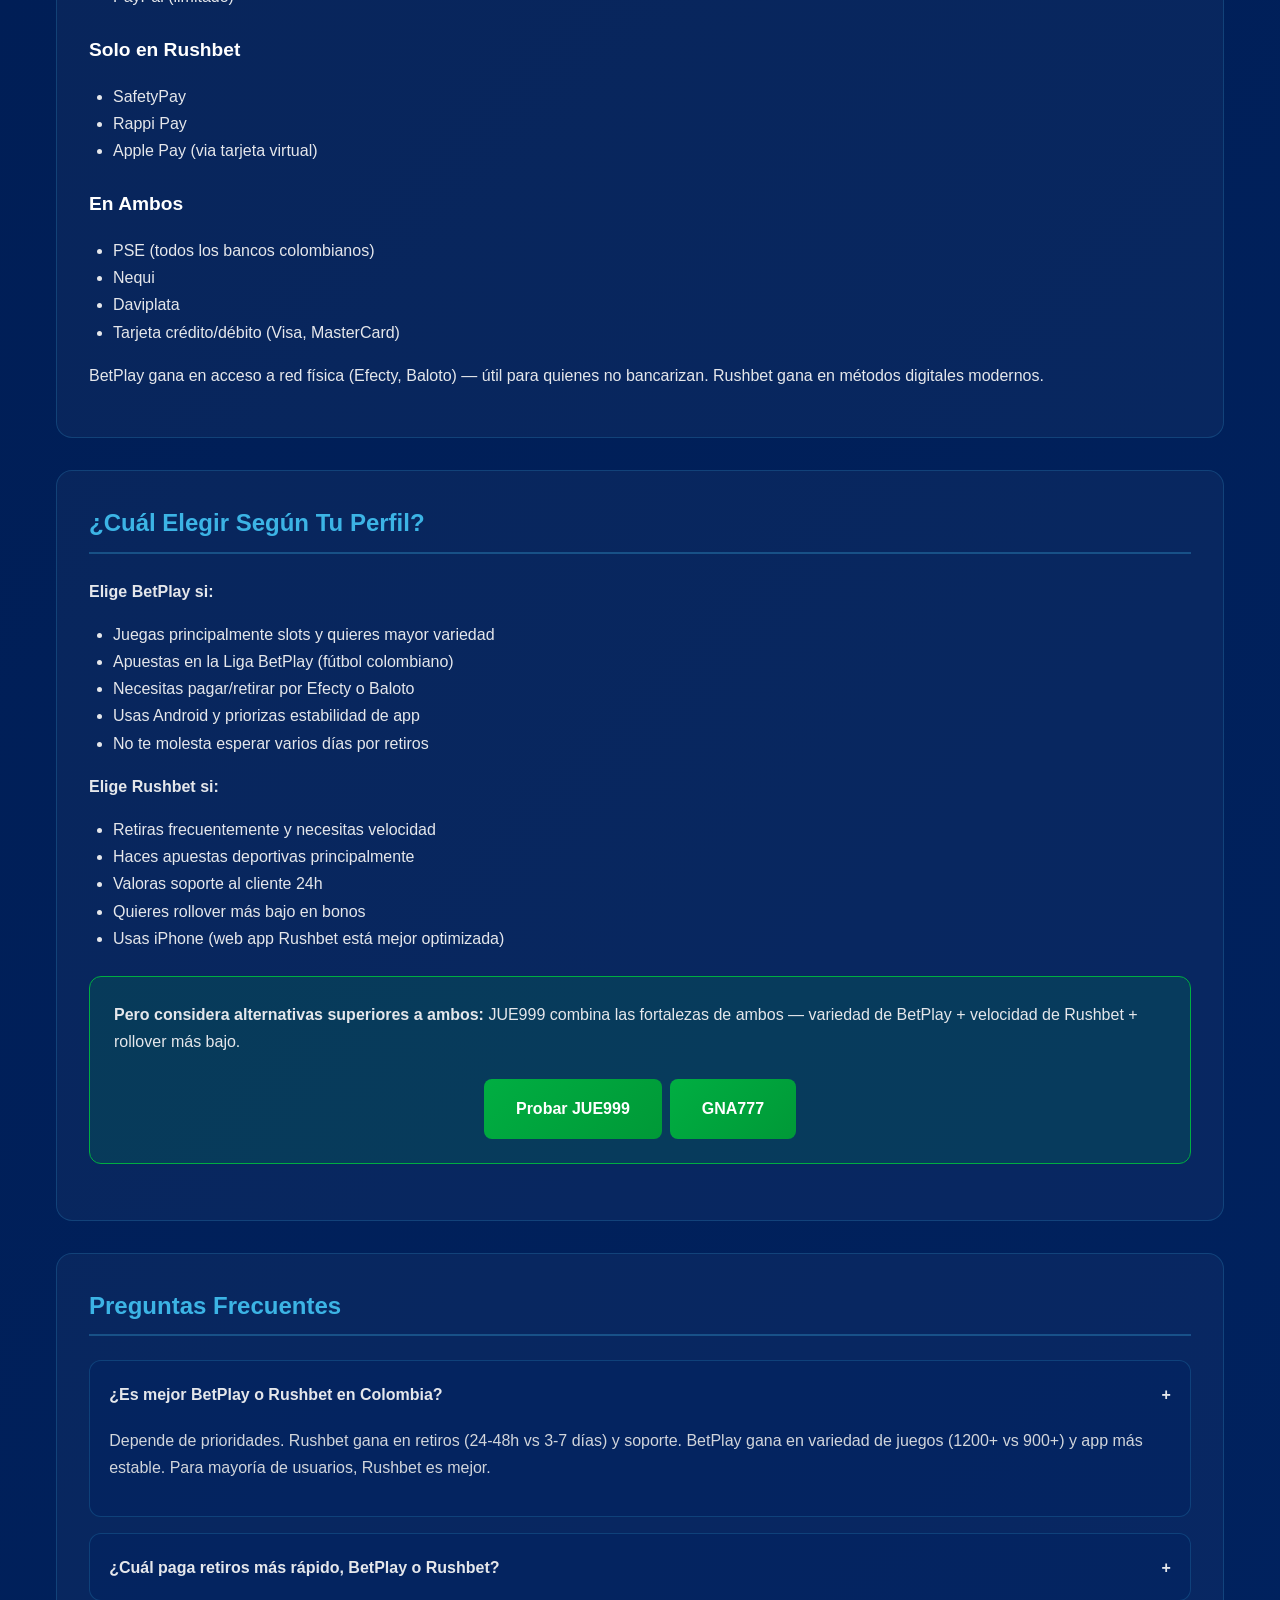
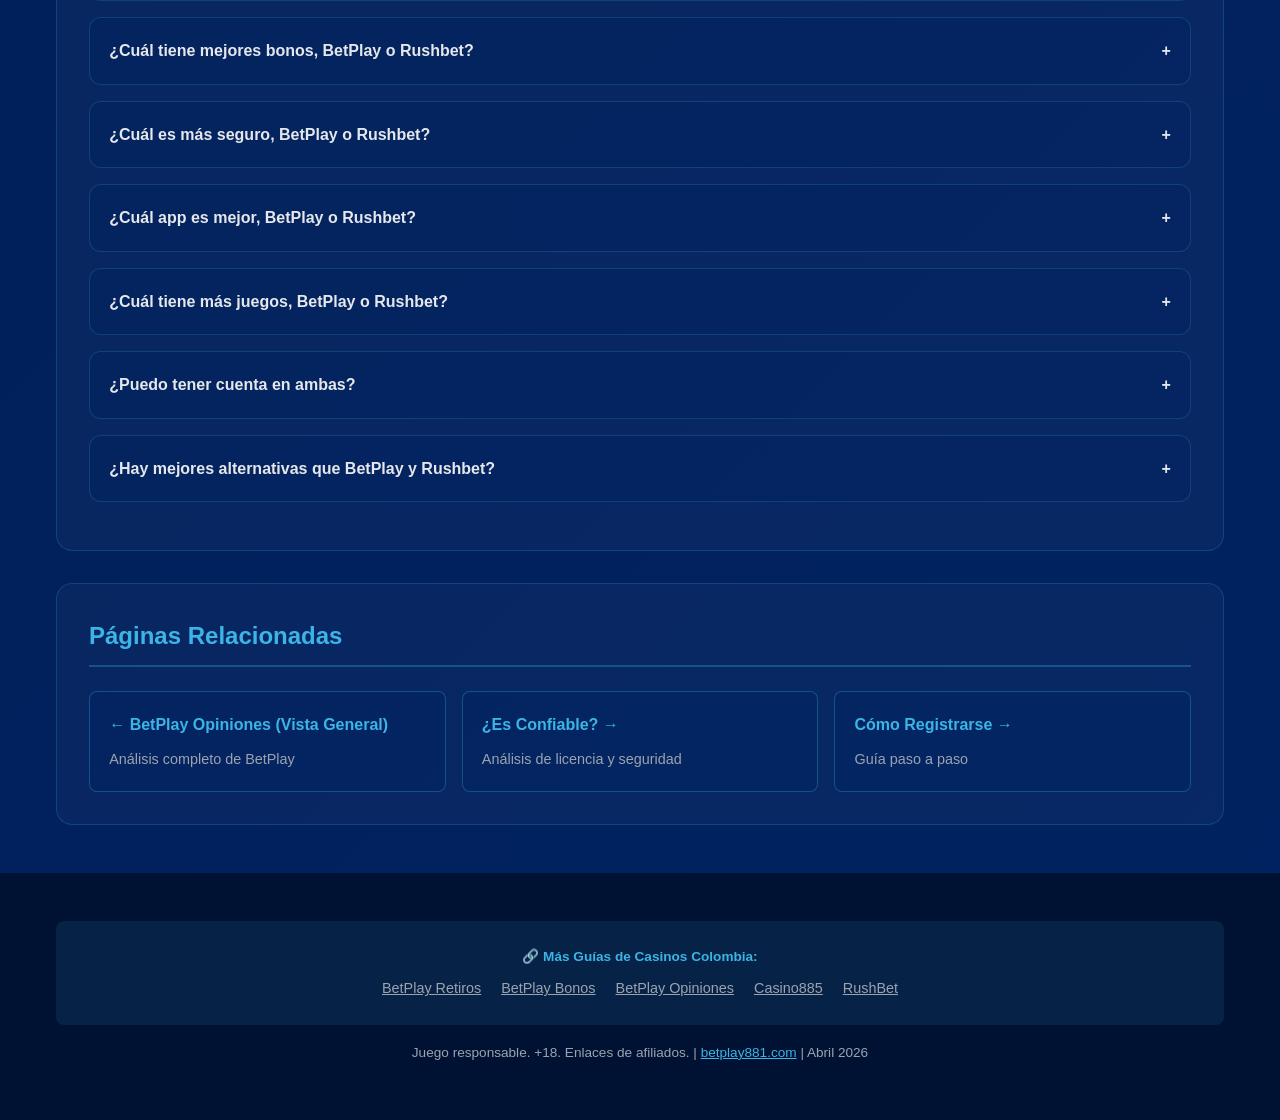
<file: vs-rushbet.html>
<!DOCTYPE html>
<html lang="es-CO">
<head>
    <meta charset="UTF-8">
    <meta name="viewport" content="width=device-width, initial-scale=1.0">
    <meta name="msvalidate.01" content="F31A3989097533BDEBEE5C6AB2C37732">
    <meta name="google-site-verification" content="K_lQt8BkgUKrXFre8PLBa08z3oX-UD2w03pAhb-fuF8">
    <meta name="robots" content="index,follow,max-image-preview:large">
    <script async src="https://www.googletagmanager.com/gtag/js?id=G-579QCL2R8W"></script>
    <script>window.dataLayer=window.dataLayer||[];function gtag(){dataLayer.push(arguments);}gtag('js',new Date());gtag('config','G-579QCL2R8W');</script>

    <title>BetPlay vs Rushbet 2026: Comparativa Completa para Colombia</title>
    <meta name="description" content="BetPlay vs Rushbet 2026: comparativa objetiva en bonos, retiros, app, deportes, juegos y soporte. Cuál es mejor para apostar en Colombia.">
    <meta name="keywords" content="betplay vs rushbet, betplay o rushbet, comparacion betplay rushbet, cual es mejor betplay o rushbet, rushbet vs betplay colombia, betplay rushbet bonos">
    <link rel="canonical" href="https://betplay881.com/vs-rushbet.html">

    <meta property="og:title" content="BetPlay vs Rushbet 2026: Comparativa">
    <meta property="og:description" content="BetPlay vs Rushbet 2026: comparativa objetiva en bonos, retiros, app, deportes, juegos y soporte. Cuál es mejor para apostar en Colombia.">
    <meta property="og:type" content="article">
    <meta property="og:url" content="https://betplay881.com/vs-rushbet.html">
    <meta property="og:locale" content="es_CO">
    <meta property="og:image" content="https://betplay881.com/og-image.png">
    <meta property="og:image:width" content="1200">
    <meta property="og:image:height" content="630">
    <meta name="twitter:card" content="summary_large_image">
    <meta name="twitter:title" content="BetPlay vs Rushbet 2026: Comparativa">
    <meta name="twitter:description" content="Cuál es mejor para apostar en Colombia.">
    <meta name="twitter:image" content="https://betplay881.com/og-image.png">

    <script type="application/ld+json">{"@context": "https://schema.org", "@type": "Article", "headline": "BetPlay vs Rushbet 2026: Comparativa Completa para Colombia", "description": "BetPlay vs Rushbet 2026: comparativa objetiva en bonos, retiros, app, deportes, juegos y soporte. Cuál es mejor para apostar en Colombia.", "datePublished": "2026-04-20", "dateModified": "2026-04-20", "inLanguage": "es-CO", "author": {"@type": "Organization", "name": "Betplay881"}, "publisher": {"@type": "Organization", "name": "Betplay881", "logo": {"@type": "ImageObject", "url": "https://betplay881.com/og-image.png"}}, "mainEntityOfPage": "https://betplay881.com/vs-rushbet.html", "image": "https://betplay881.com/og-image.png"}</script>
    <script type="application/ld+json">{"@context": "https://schema.org", "@type": "BreadcrumbList", "itemListElement": [{"@type": "ListItem", "position": 1, "name": "BetPlay Opiniones", "item": "https://betplay881.com/"}, {"@type": "ListItem", "position": 2, "name": "BetPlay vs Rushbet", "item": "https://betplay881.com/vs-rushbet.html"}]}</script>
    <script type="application/ld+json">{"@context": "https://schema.org", "@type": "FAQPage", "mainEntity": [{"@type": "Question", "name": "¿Es mejor BetPlay o Rushbet en Colombia?", "acceptedAnswer": {"@type": "Answer", "text": "Depende de prioridades. Rushbet gana en retiros (24-48h vs 3-7 días) y soporte. BetPlay gana en variedad de juegos (1200+ vs 900+) y app más estable. Para mayoría de usuarios, Rushbet es mejor."}}, {"@type": "Question", "name": "¿Cuál paga retiros más rápido, BetPlay o Rushbet?", "acceptedAnswer": {"@type": "Answer", "text": "Rushbet, claramente. 24-48h en todos los métodos vs 3-7 días de BetPlay. Si la velocidad de retiros es importante, Rushbet gana."}}, {"@type": "Question", "name": "¿Cuál tiene mejores bonos, BetPlay o Rushbet?", "acceptedAnswer": {"@type": "Answer", "text": "Rushbet: 100% hasta $300.000 con rollover 25x + 25 giros gratis. BetPlay: 100% hasta $500.000 con rollover 30x-40x. Rushbet tiene mejor relación riesgo/retorno."}}, {"@type": "Question", "name": "¿Cuál es más seguro, BetPlay o Rushbet?", "acceptedAnswer": {"@type": "Answer", "text": "Empate. Ambas tienen licencia Coljuegos, encriptación SSL, segregación de fondos. Ninguna tiene 2FA todavía."}}, {"@type": "Question", "name": "¿Cuál app es mejor, BetPlay o Rushbet?", "acceptedAnswer": {"@type": "Answer", "text": "BetPlay app es más estable en Android con menos crashes. Rushbet web app es mejor en iPhone. Para Android: BetPlay. Para iPhone: Rushbet."}}, {"@type": "Question", "name": "¿Cuál tiene más juegos, BetPlay o Rushbet?", "acceptedAnswer": {"@type": "Answer", "text": "BetPlay con 1200+ juegos vs 900+ de Rushbet. Mayor variedad de slots, live y mesa. Si priorizas casino, BetPlay."}}, {"@type": "Question", "name": "¿Puedo tener cuenta en ambas?", "acceptedAnswer": {"@type": "Answer", "text": "Sí. No son mutuamente exclusivos. Muchos jugadores tienen ambas cuentas para aprovechar bonos, precios y comparar. Hay quien usa BetPlay para deportes y Rushbet para retirar rápido."}}, {"@type": "Question", "name": "¿Hay mejores alternativas que BetPlay y Rushbet?", "acceptedAnswer": {"@type": "Answer", "text": "Sí. JUE999 y GNA777 superan a ambos en retiros (mismo día), rollover (20x), y soporte. Todas tienen licencia Coljuegos."}}]}</script>

    <style>
        * { margin: 0; padding: 0; box-sizing: border-box; }
        body { font-family: -apple-system, BlinkMacSystemFont, 'Segoe UI', Arial, sans-serif; background: linear-gradient(135deg, #001849 0%, #002361 100%); color: #e5e7eb; line-height: 1.7; }
        .container { max-width: 1200px; margin: 0 auto; padding: 1rem; }
        .breadcrumbs { padding: 1rem 0; font-size: 0.9rem; color: #9ca3af; }
        .breadcrumbs a { color: #3cb4e5; text-decoration: none; }
        header { background: linear-gradient(135deg, #dc2626 0%, #991b1b 100%); padding: 2rem; text-align: center; border-bottom: 4px solid #fbbf24; }
        header h1 { font-size: clamp(1.6rem, 4vw, 2.5rem); color: #fff; margin-bottom: 1rem; }
        header h1 span { color: #fbbf24; }
        .alert-urgent { background: #fbbf24; color: #000; padding: 1rem; font-weight: 700; text-align: center; }
        section { background: rgba(255,255,255,0.03); padding: 2rem; border-radius: 16px; margin: 2rem 0; border: 1px solid rgba(60,180,229,0.2); }
        h2 { color: #3cb4e5; font-size: 1.5rem; margin-bottom: 1.5rem; border-bottom: 2px solid rgba(60,180,229,0.3); padding-bottom: 0.5rem; }
        h3 { color: #fff; font-size: 1.2rem; margin: 1.5rem 0 1rem; }
        p { margin-bottom: 1rem; }
        .data-table { width: 100%; border-collapse: collapse; margin: 1.5rem 0; background: rgba(0,35,97,0.5); border-radius: 12px; overflow: hidden; }
        .data-table th { background: linear-gradient(135deg, #dc2626 0%, #991b1b 100%); color: #fff; padding: 1rem; text-align: left; }
        .data-table td { padding: 1rem; border-bottom: 1px solid rgba(60,180,229,0.2); }
        .slow { color: #f87171; font-weight: 700; }
        .fast { color: #4ade80; font-weight: 700; }
        .step-list { counter-reset: step; padding: 0; list-style: none; }
        .step-list li { counter-increment: step; padding: 1rem 1rem 1rem 3.5rem; margin: 0.75rem 0; background: rgba(0,35,97,0.4); border-radius: 8px; position: relative; border-left: 3px solid #3cb4e5; }
        .step-list li::before { content: counter(step); position: absolute; left: 1rem; top: 1rem; width: 1.75rem; height: 1.75rem; background: #3cb4e5; color: #001849; border-radius: 50%; font-weight: 700; display: flex; align-items: center; justify-content: center; }
        .warning-box { background: rgba(251,191,36,0.1); border: 1px solid #fbbf24; padding: 1.5rem; border-radius: 12px; margin: 1.5rem 0; }
        .warning-box strong { color: #fbbf24; }
        .info-box { background: rgba(60,180,229,0.1); border: 1px solid rgba(60,180,229,0.4); padding: 1.5rem; border-radius: 12px; margin: 1.5rem 0; }
        .solution-box { background: rgba(0,174,66,0.15); border: 1px solid #00ae42; padding: 1.5rem; border-radius: 12px; margin: 1.5rem 0; }
        .cta-btn { display: inline-block; padding: 1rem 2rem; border-radius: 8px; text-decoration: none; font-weight: 700; }
        .cta-primary { background: linear-gradient(135deg, #00ae42 0%, #009937 100%); color: #fff; }
        .faq-item { background: rgba(0,35,97,0.5); border-radius: 12px; margin: 1rem 0; border: 1px solid rgba(60,180,229,0.2); }
        .faq-question { padding: 1.2rem; cursor: pointer; display: flex; justify-content: space-between; font-weight: 600; }
        .faq-answer { padding: 0 1.2rem 1.2rem; display: none; color: #d1d5db; }
        .faq-item.active .faq-answer { display: block; }
        .related-pages { display: grid; grid-template-columns: repeat(auto-fit, minmax(220px, 1fr)); gap: 1rem; margin-top: 1.5rem; }
        .related-card { background: rgba(0,35,97,0.6); padding: 1.2rem; border-radius: 8px; text-decoration: none; color: #e5e7eb; border: 1px solid rgba(60,180,229,0.3); display: block; }
        .related-card strong { color: #3cb4e5; display: block; margin-bottom: 0.4rem; }
        .related-card span { font-size: 0.9rem; color: #9ca3af; }
        footer { background: #001233; padding: 2rem; text-align: center; }
        footer p { color: #9ca3af; font-size: 0.85rem; margin: 0.5rem 0; }
        a { color: #3cb4e5; }
        ul, ol { margin: 1rem 0 1rem 1.5rem; }
        @media (max-width: 768px) { .data-table { display: block; overflow-x: auto; } section { padding: 1.5rem; } }
    </style>
</head>
<body>
    <div class="alert-urgent">⚠️ Comparativa real sin favoritismos — BetPlay y Rushbet tienen fortalezas distintas.</div>

    <header>
        <h1>BetPlay vs Rushbet: <span>Comparativa 2026</span></h1>
        <p style="color: rgba(255,255,255,0.9); max-width: 800px; margin: 0 auto;">Análisis objetivo lado a lado de BetPlay y Rushbet, las dos casas de apuestas colombianas más populares. Comparamos bonos, retiros, app, juegos, deportes y soporte para ayudarte a decidir.</p>
    </header>

    <div class="container">
        <nav class="breadcrumbs"><a href="/">BetPlay Opiniones</a> &nbsp;›&nbsp; <span>BetPlay vs Rushbet</span></nav>

        <section>
            <h2>Resumen Rápido: ¿Cuál Gana?</h2>
<p>Sin suspenso. En comparación cara a cara:</p><ul><li><strong>Retiros rápidos:</strong> Rushbet (24-48h) &gt; BetPlay (3-7 días)</li><li><strong>Variedad de juegos:</strong> BetPlay (1200+) &gt; Rushbet (900+)</li><li><strong>Apuestas deportivas:</strong> Empate — ambos tienen cobertura similar</li><li><strong>Bonos:</strong> Rushbet (25x rollover) &gt; BetPlay (30x-40x)</li><li><strong>App móvil:</strong> BetPlay (más estable) &gt; Rushbet (más bugs reportados)</li><li><strong>Soporte al cliente:</strong> Rushbet (respuesta &lt;15 min promedio) &gt; BetPlay (30+ min)</li><li><strong>Licencia:</strong> Empate — ambas Coljuegos</li></ul><p><strong>Veredicto:</strong> Rushbet gana en servicio y velocidad. BetPlay gana en variedad de juegos y estabilidad de app. <strong>Ganador neto: Rushbet</strong> para jugadores que priorizan retiros rápidos y buen servicio.</p><p>Sin embargo, ambos son superados por <strong>JUE999 y GNA777</strong> en retiros (mismo día), rollover (20x) y soporte. Si no te casas con BetPlay o Rushbet por historia, hay opciones mejores.</p>
        </section>

        <section>
            <h2>Bonos de Bienvenida Comparados</h2>
<div style="overflow-x:auto;"><table class="data-table"><thead><tr><th>Aspecto</th><th>BetPlay</th><th>Rushbet</th></tr></thead><tbody><tr><td>Monto máximo</td><td>100% hasta $500.000 COP</td><td>100% hasta $300.000 COP</td></tr><tr><td>Rollover</td><td class="slow">30x-40x</td><td class="fast">25x</td></tr><tr><td>Plazo cumplimiento</td><td>30 días</td><td>30 días</td></tr><tr><td>Contribución slots</td><td>100% con exclusiones</td><td>100% pocas exclusiones</td></tr><tr><td>Contribución deportes</td><td>10-50% según cuota</td><td>20-60% según cuota</td></tr><tr><td>Bono sin depósito</td><td class="slow">Ocasional</td><td>Ocasional (giros gratis)</td></tr><tr><td>Giros gratis iniciales</td><td>No</td><td class="fast">25 giros Sweet Bonanza</td></tr></tbody></table></div><p><strong>Análisis:</strong> BetPlay da más dinero nominal ($500K vs $300K), pero con rollover mucho más exigente. En términos de probabilidad real de retener ganancias, Rushbet ofrece mejor relación. Los 25 giros gratis adicionales de Rushbet son un plus.</p>
        </section>

        <section>
            <h2>Retiros: El Mayor Diferenciador</h2>
<div style="overflow-x:auto;"><table class="data-table"><thead><tr><th>Método</th><th>BetPlay</th><th>Rushbet</th></tr></thead><tbody><tr><td>PSE</td><td class="slow">3-7 días</td><td class="fast">24-48h</td></tr><tr><td>Nequi</td><td class="slow">2-5 días</td><td class="fast">24h</td></tr><tr><td>Daviplata</td><td class="slow">2-4 días</td><td class="fast">24h</td></tr><tr><td>Efecty/Baloto</td><td>3-5 días</td><td>24-48h</td></tr><tr><td>Mínimo retiro</td><td>$20.000</td><td>$20.000</td></tr><tr><td>Comisión</td><td>$0 (BetPlay)</td><td>$0 (Rushbet)</td></tr><tr><td>Tasa de rechazo*</td><td class="slow">~15%</td><td class="fast">~8%</td></tr></tbody></table></div><p style="font-size:0.9rem;color:#9ca3af;">*Tasa aproximada basada en reportes de usuarios en foros colombianos.</p><p><strong>Análisis:</strong> Rushbet es dramáticamente mejor en retiros. La diferencia 3-7 días vs 24-48h es enorme para jugadores activos. Además Rushbet rechaza menos retiros por tecnicismos menores.</p>
        </section>

        <section>
            <h2>Juegos y Deportes</h2>
<h3>Casino (Slots, Live, Mesa)</h3><p><strong>BetPlay:</strong> 1200+ juegos con proveedores como Pragmatic Play, Evolution, NetEnt, Microgaming, Red Tiger. Sección live bien dotada con Evolution y Pragmatic Live.</p><p><strong>Rushbet:</strong> 900+ juegos. Proveedores similares pero menos títulos únicos. Sección live un poco más limitada.</p><p><strong>Ganador:</strong> BetPlay en variedad.</p><h3>Apuestas Deportivas</h3><p><strong>BetPlay:</strong> Cobertura amplia de fútbol colombiano, Liga BetPlay (patrocinan oficialmente), fútbol internacional, baloncesto, tenis, eSports. Cuotas competitivas.</p><p><strong>Rushbet:</strong> Cobertura similar. Patrocinadores del América de Cali. Cuotas ligeramente mejores en algunos mercados secundarios.</p><p><strong>Ganador:</strong> Empate. BetPlay ligeramente mejor por la Liga BetPlay exclusive.</p><h3>Apuestas en Vivo</h3><p>Ambos ofrecen streaming en vivo con saldo mínimo. BetPlay tiene algunos eventos exclusivos por patrocinios. Rushbet tiene interfaz de live más limpia.</p>
        </section>

        <section>
            <h2>App Móvil y Web</h2>
<div style="overflow-x:auto;"><table class="data-table"><thead><tr><th>Aspecto</th><th>BetPlay App</th><th>Rushbet App</th></tr></thead><tbody><tr><td>Android APK</td><td>Sí (betplay.com.co)</td><td>Sí (rushbet.co)</td></tr><tr><td>iOS App Store</td><td class="slow">No (no permitido)</td><td class="slow">No (no permitido)</td></tr><tr><td>Web app iPhone</td><td>Funcional</td><td>Funcional</td></tr><tr><td>Estabilidad Android</td><td class="fast">Estable</td><td>Algunos crashes</td></tr><tr><td>Tamaño APK</td><td>~60 MB</td><td>~75 MB</td></tr><tr><td>Actualización</td><td>Automática</td><td>Manual en ocasiones</td></tr></tbody></table></div><p><strong>Ganador:</strong> BetPlay — app más estable, menos crashes reportados, actualizaciones automáticas funcionan mejor.</p>
        </section>

        <section>
            <h2>Soporte al Cliente</h2>
<h3>BetPlay</h3><ul><li>Chat en vivo: lun-dom 8am-10pm</li><li>Email: soporte@betplay.com.co</li><li>WhatsApp: +57 315 887 1000</li><li>Teléfono: 018000 518 000</li><li>Respuesta promedio chat: <strong>25-45 minutos</strong></li><li>Respuesta email: 24-48h</li></ul><h3>Rushbet</h3><ul><li>Chat en vivo: lun-dom 24h</li><li>Email: atencion@rushbet.co</li><li>WhatsApp: +57 300 912 7000</li><li>Respuesta promedio chat: <strong>10-20 minutos</strong></li><li>Respuesta email: 12-24h</li></ul><p><strong>Ganador:</strong> Rushbet. Chat 24h (BetPlay cierra por la noche), tiempos de respuesta más rápidos, email más ágil. Esto es crítico cuando tienes un problema urgente con un retiro.</p>
        </section>

        <section>
            <h2>Métodos de Pago Únicos</h2>
<h3>Solo en BetPlay</h3><ul><li>Efecty (red física)</li><li>Baloto (red física)</li><li>PayPal (limitado)</li></ul><h3>Solo en Rushbet</h3><ul><li>SafetyPay</li><li>Rappi Pay</li><li>Apple Pay (via tarjeta virtual)</li></ul><h3>En Ambos</h3><ul><li>PSE (todos los bancos colombianos)</li><li>Nequi</li><li>Daviplata</li><li>Tarjeta crédito/débito (Visa, MasterCard)</li></ul><p>BetPlay gana en acceso a red física (Efecty, Baloto) — útil para quienes no bancarizan. Rushbet gana en métodos digitales modernos.</p>
        </section>

        <section>
            <h2>¿Cuál Elegir Según Tu Perfil?</h2>
<p><strong>Elige BetPlay si:</strong></p><ul><li>Juegas principalmente slots y quieres mayor variedad</li><li>Apuestas en la Liga BetPlay (fútbol colombiano)</li><li>Necesitas pagar/retirar por Efecty o Baloto</li><li>Usas Android y priorizas estabilidad de app</li><li>No te molesta esperar varios días por retiros</li></ul><p><strong>Elige Rushbet si:</strong></p><ul><li>Retiras frecuentemente y necesitas velocidad</li><li>Haces apuestas deportivas principalmente</li><li>Valoras soporte al cliente 24h</li><li>Quieres rollover más bajo en bonos</li><li>Usas iPhone (web app Rushbet está mejor optimizada)</li></ul><div class="solution-box"><p><strong>Pero considera alternativas superiores a ambos:</strong> JUE999 combina las fortalezas de ambos — variedad de BetPlay + velocidad de Rushbet + rollover más bajo.</p><div style="text-align:center;margin-top:1.5rem;"><a href="https://www.myan99.me/m/home?affiliateCode=seom202" rel="nofollow sponsored" target="_blank" class="cta-btn cta-primary" style="margin-right:0.5rem;">Probar JUE999</a><a href="https://www.myan99.me/m/home?affiliateCode=seom202" rel="nofollow sponsored" target="_blank" class="cta-btn cta-primary">GNA777</a></div></div>
        </section>


        <section>
            <h2>Preguntas Frecuentes</h2>
            <div class="faq-item active"><div class="faq-question"><span>¿Es mejor BetPlay o Rushbet en Colombia?</span><span>+</span></div><div class="faq-answer"><p>Depende de prioridades. Rushbet gana en retiros (24-48h vs 3-7 días) y soporte. BetPlay gana en variedad de juegos (1200+ vs 900+) y app más estable. Para mayoría de usuarios, Rushbet es mejor.</p></div></div>
            <div class="faq-item"><div class="faq-question"><span>¿Cuál paga retiros más rápido, BetPlay o Rushbet?</span><span>+</span></div><div class="faq-answer"><p>Rushbet, claramente. 24-48h en todos los métodos vs 3-7 días de BetPlay. Si la velocidad de retiros es importante, Rushbet gana.</p></div></div>
            <div class="faq-item"><div class="faq-question"><span>¿Cuál tiene mejores bonos, BetPlay o Rushbet?</span><span>+</span></div><div class="faq-answer"><p>Rushbet: 100% hasta $300.000 con rollover 25x + 25 giros gratis. BetPlay: 100% hasta $500.000 con rollover 30x-40x. Rushbet tiene mejor relación riesgo/retorno.</p></div></div>
            <div class="faq-item"><div class="faq-question"><span>¿Cuál es más seguro, BetPlay o Rushbet?</span><span>+</span></div><div class="faq-answer"><p>Empate. Ambas tienen licencia Coljuegos, encriptación SSL, segregación de fondos. Ninguna tiene 2FA todavía.</p></div></div>
            <div class="faq-item"><div class="faq-question"><span>¿Cuál app es mejor, BetPlay o Rushbet?</span><span>+</span></div><div class="faq-answer"><p>BetPlay app es más estable en Android con menos crashes. Rushbet web app es mejor en iPhone. Para Android: BetPlay. Para iPhone: Rushbet.</p></div></div>
            <div class="faq-item"><div class="faq-question"><span>¿Cuál tiene más juegos, BetPlay o Rushbet?</span><span>+</span></div><div class="faq-answer"><p>BetPlay con 1200+ juegos vs 900+ de Rushbet. Mayor variedad de slots, live y mesa. Si priorizas casino, BetPlay.</p></div></div>
            <div class="faq-item"><div class="faq-question"><span>¿Puedo tener cuenta en ambas?</span><span>+</span></div><div class="faq-answer"><p>Sí. No son mutuamente exclusivos. Muchos jugadores tienen ambas cuentas para aprovechar bonos, precios y comparar. Hay quien usa BetPlay para deportes y Rushbet para retirar rápido.</p></div></div>
            <div class="faq-item"><div class="faq-question"><span>¿Hay mejores alternativas que BetPlay y Rushbet?</span><span>+</span></div><div class="faq-answer"><p>Sí. JUE999 y GNA777 superan a ambos en retiros (mismo día), rollover (20x), y soporte. Todas tienen licencia Coljuegos.</p></div></div>

        </section>

        <section>
            <h2>Páginas Relacionadas</h2>
            <div class="related-pages">
                <a href="/" class="related-card"><strong>← BetPlay Opiniones (Vista General)</strong><span>Análisis completo de BetPlay</span></a>
                <a href="/es-confiable.html" class="related-card"><strong>¿Es Confiable? →</strong><span>Análisis de licencia y seguridad</span></a>
                <a href="/registro.html" class="related-card"><strong>Cómo Registrarse →</strong><span>Guía paso a paso</span></a>
            </div>
        </section>
    </div>

    <footer>
        <div style="max-width: 1200px; margin: 0 auto; padding: 1rem;">
            <div style="margin-bottom: 1rem; padding: 1rem; background: rgba(60,180,229,0.1); border-radius: 8px;">
                <p style="margin-bottom: 0.5rem; color: #3cb4e5; font-weight: 600;">🔗 Más Guías de Casinos Colombia:</p>
                <p style="font-size: 0.9rem;">
                    <a href="https://betplay03.com/" rel="nofollow" style="color: #9ca3af; margin-right: 1rem;">BetPlay Retiros</a>
                    <a href="https://betplay04.com/" rel="nofollow" style="color: #9ca3af; margin-right: 1rem;">BetPlay Bonos</a>
                    <a href="https://betplay881.com/" rel="nofollow" style="color: #9ca3af; margin-right: 1rem;">BetPlay Opiniones</a>
                    <a href="https://casino885.casino/" rel="nofollow" style="color: #9ca3af; margin-right: 1rem;">Casino885</a>
                    <a href="https://rusbethcasino.com/" rel="nofollow" style="color: #9ca3af;">RushBet</a>
                </p>
            </div>
            <p>Juego responsable. +18. Enlaces de afiliados. | <a href="/">betplay881.com</a> | Abril 2026</p>
        </div>
    </footer>
    <script>document.querySelectorAll('.faq-question').forEach(q=>q.addEventListener('click',()=>q.parentElement.classList.toggle('active')));</script>

</body>
</html>
</file>
